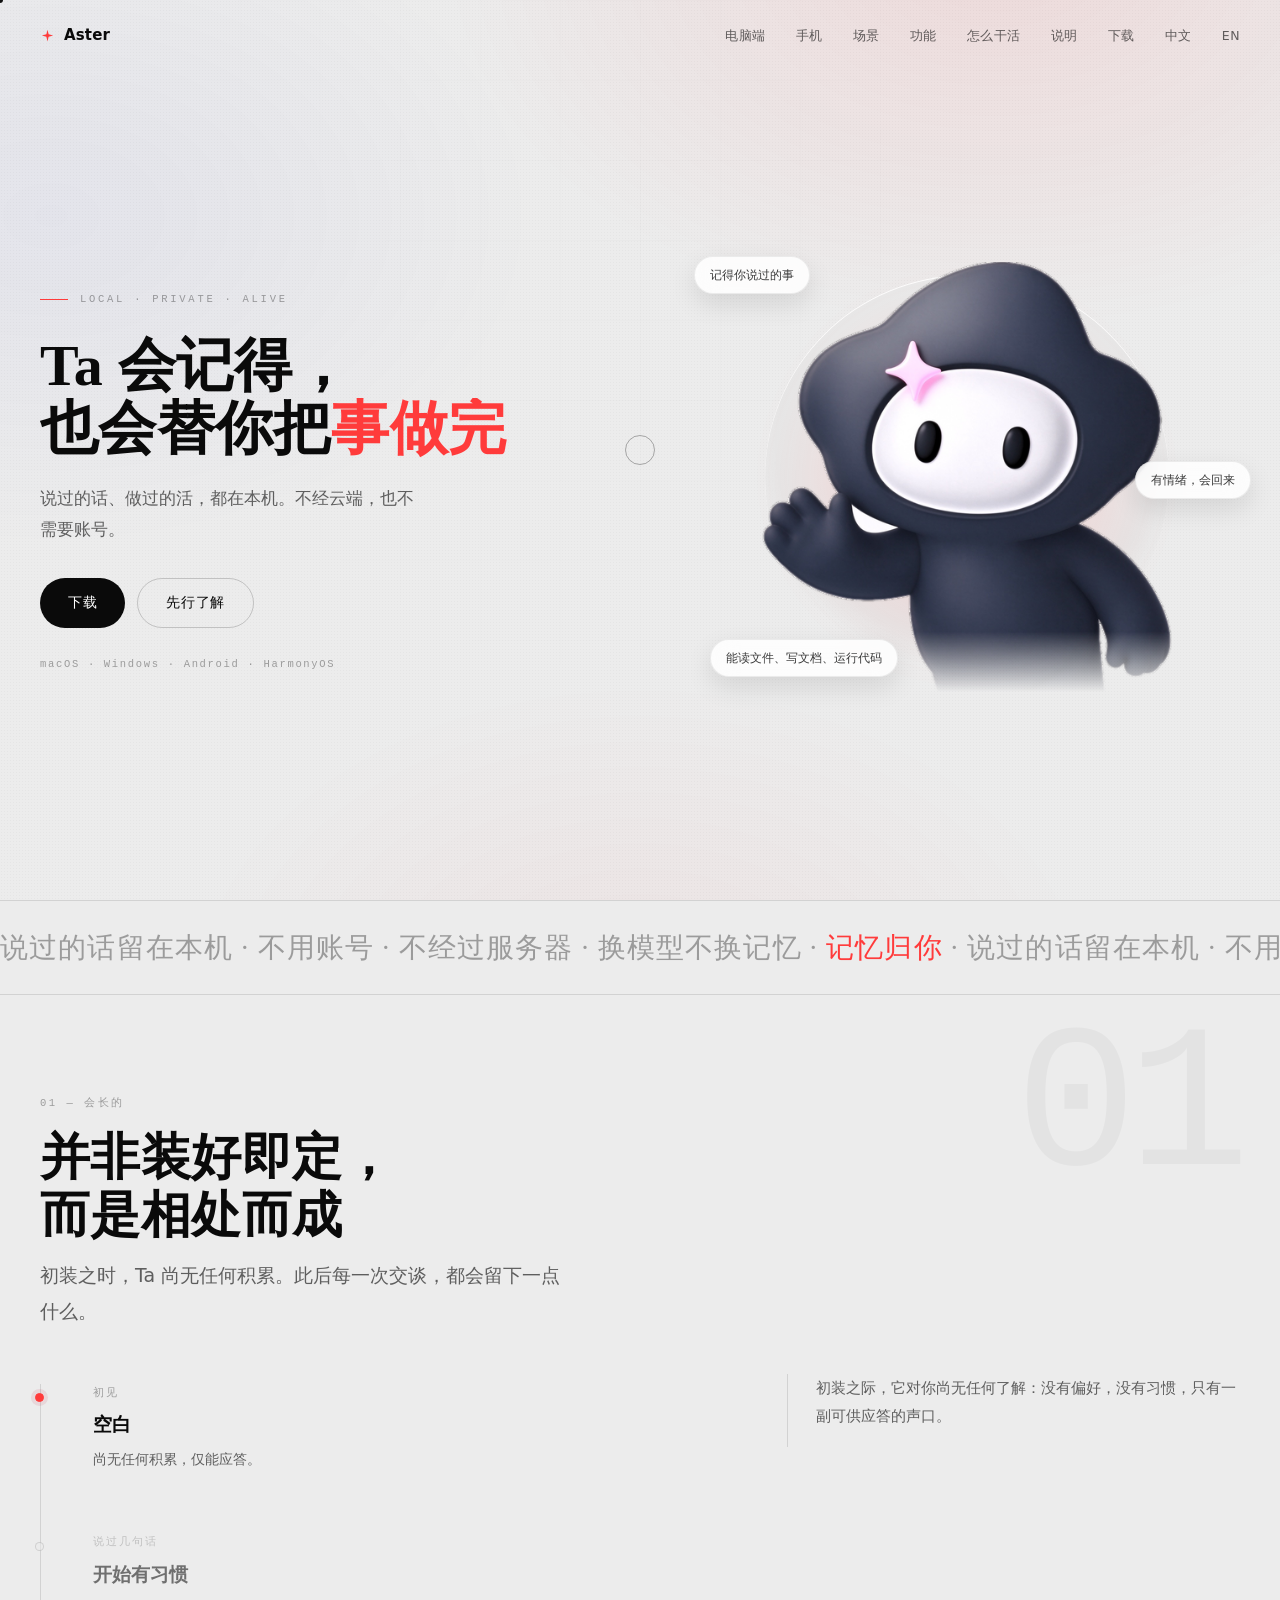
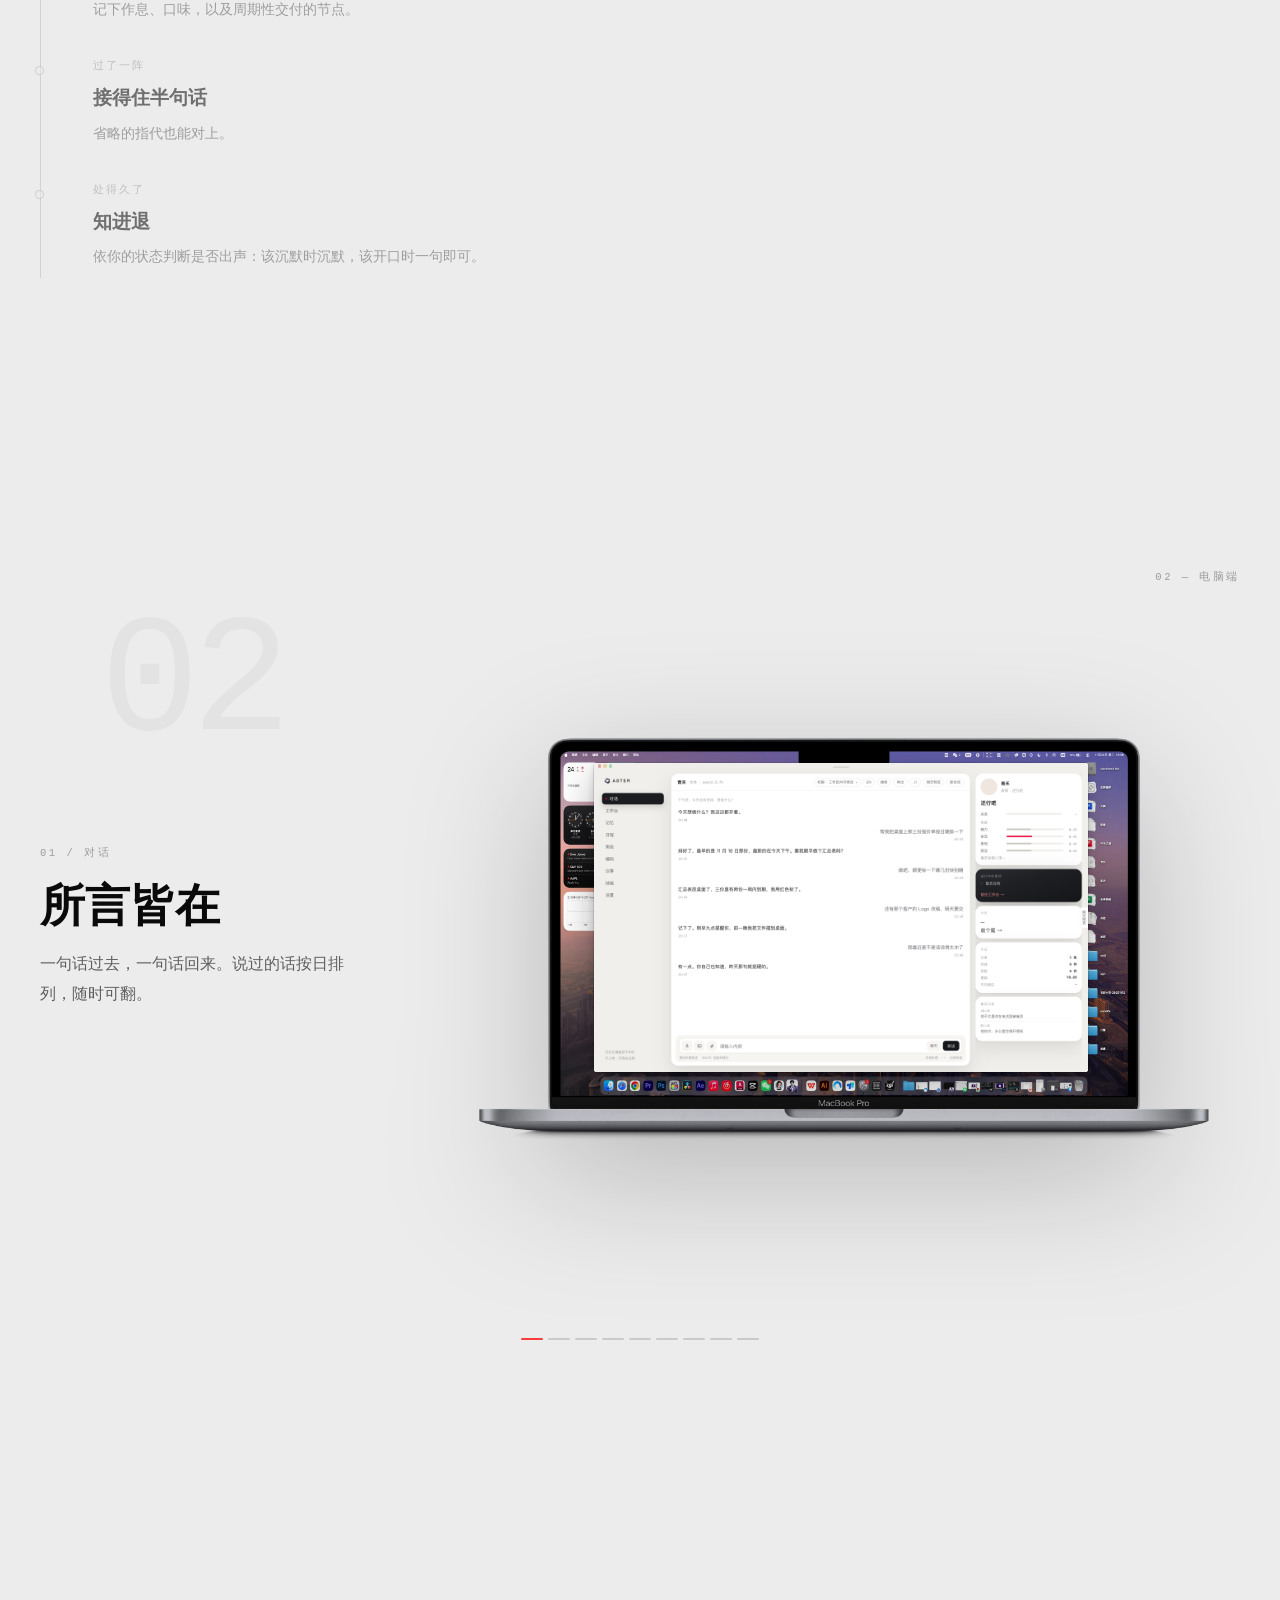
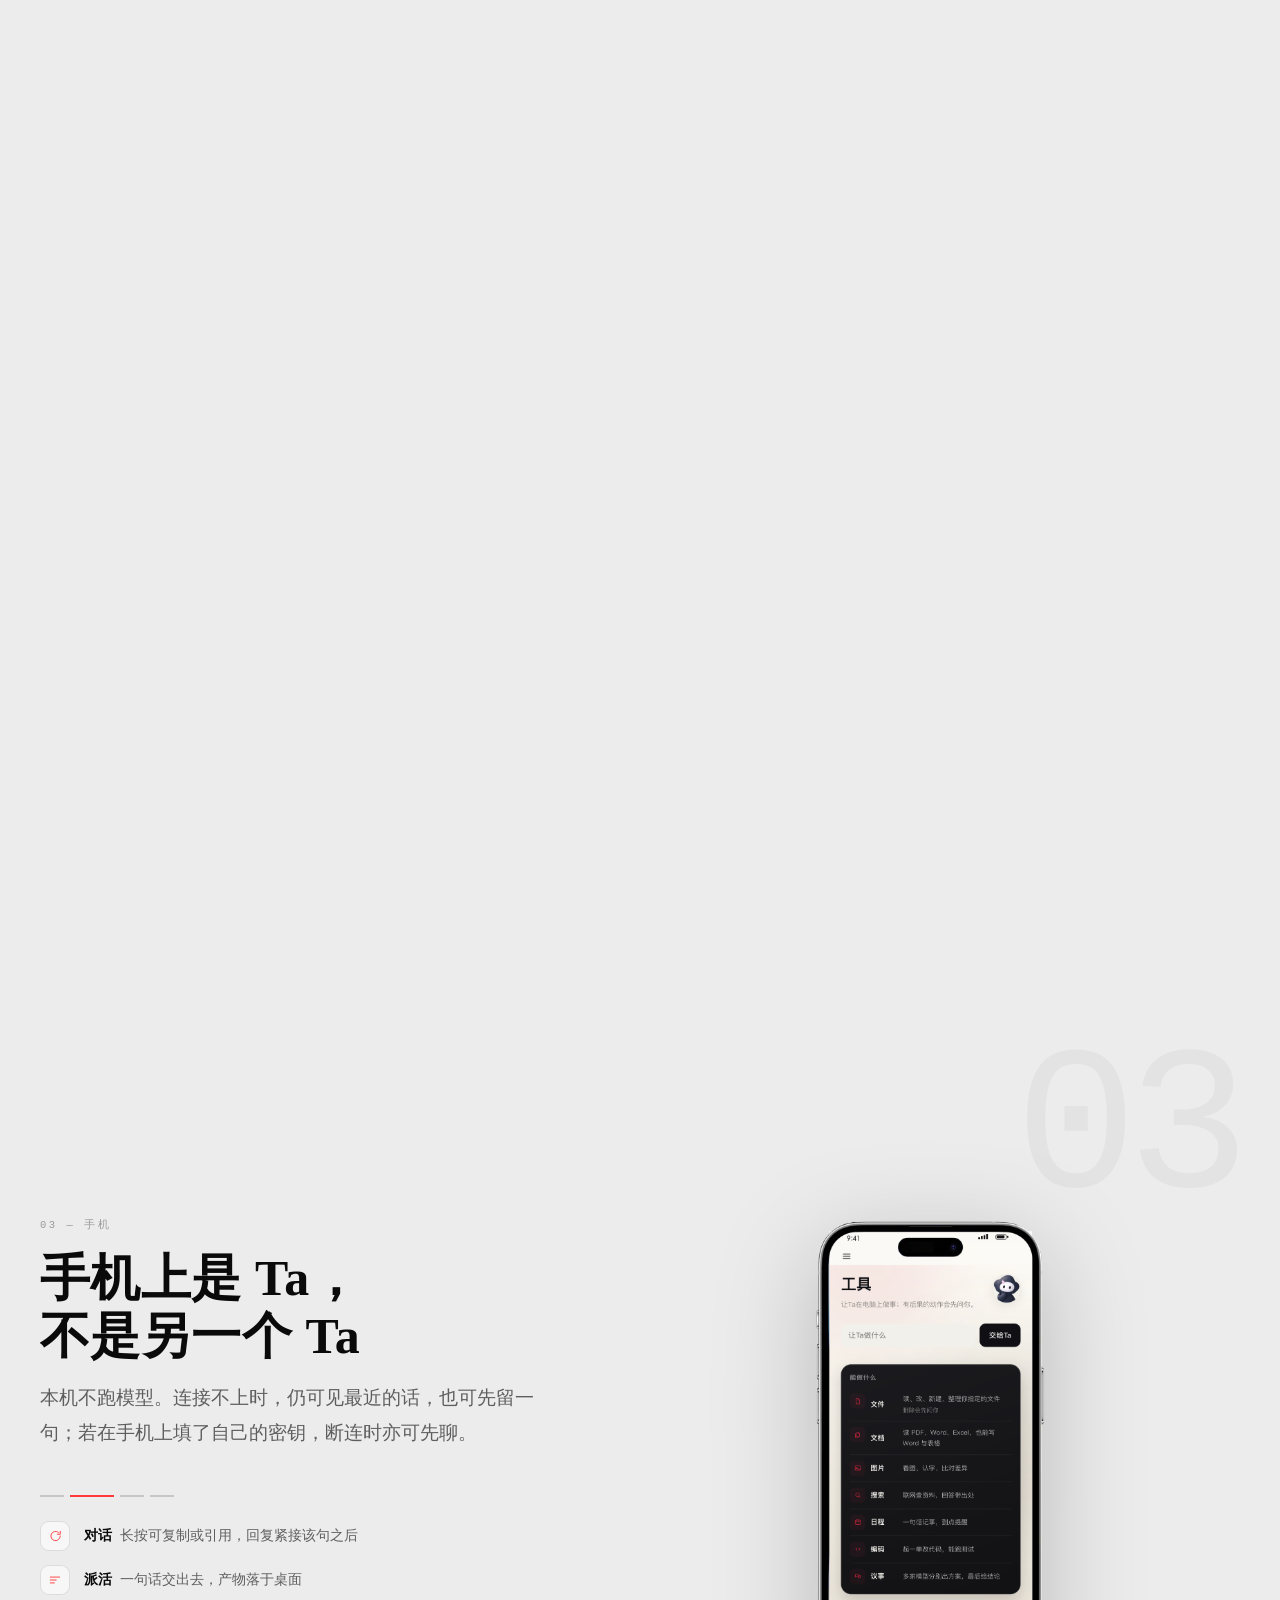
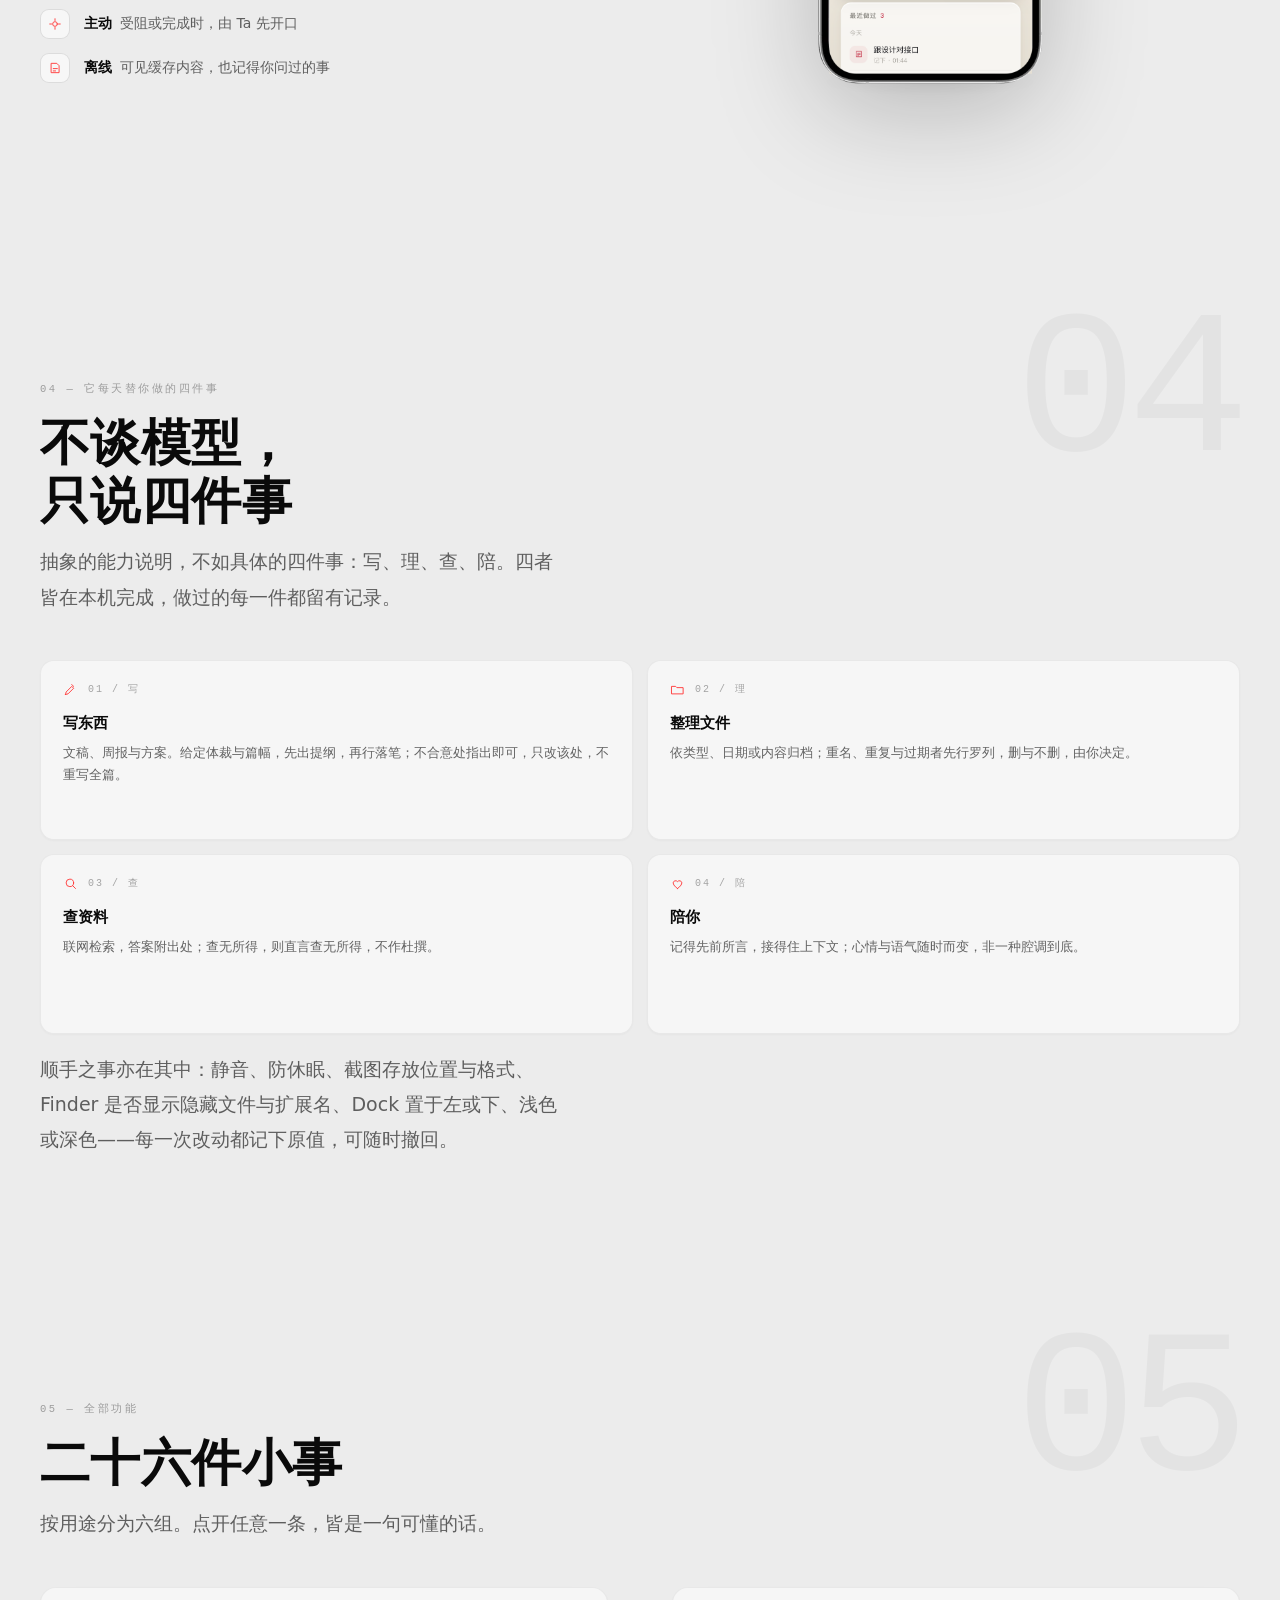
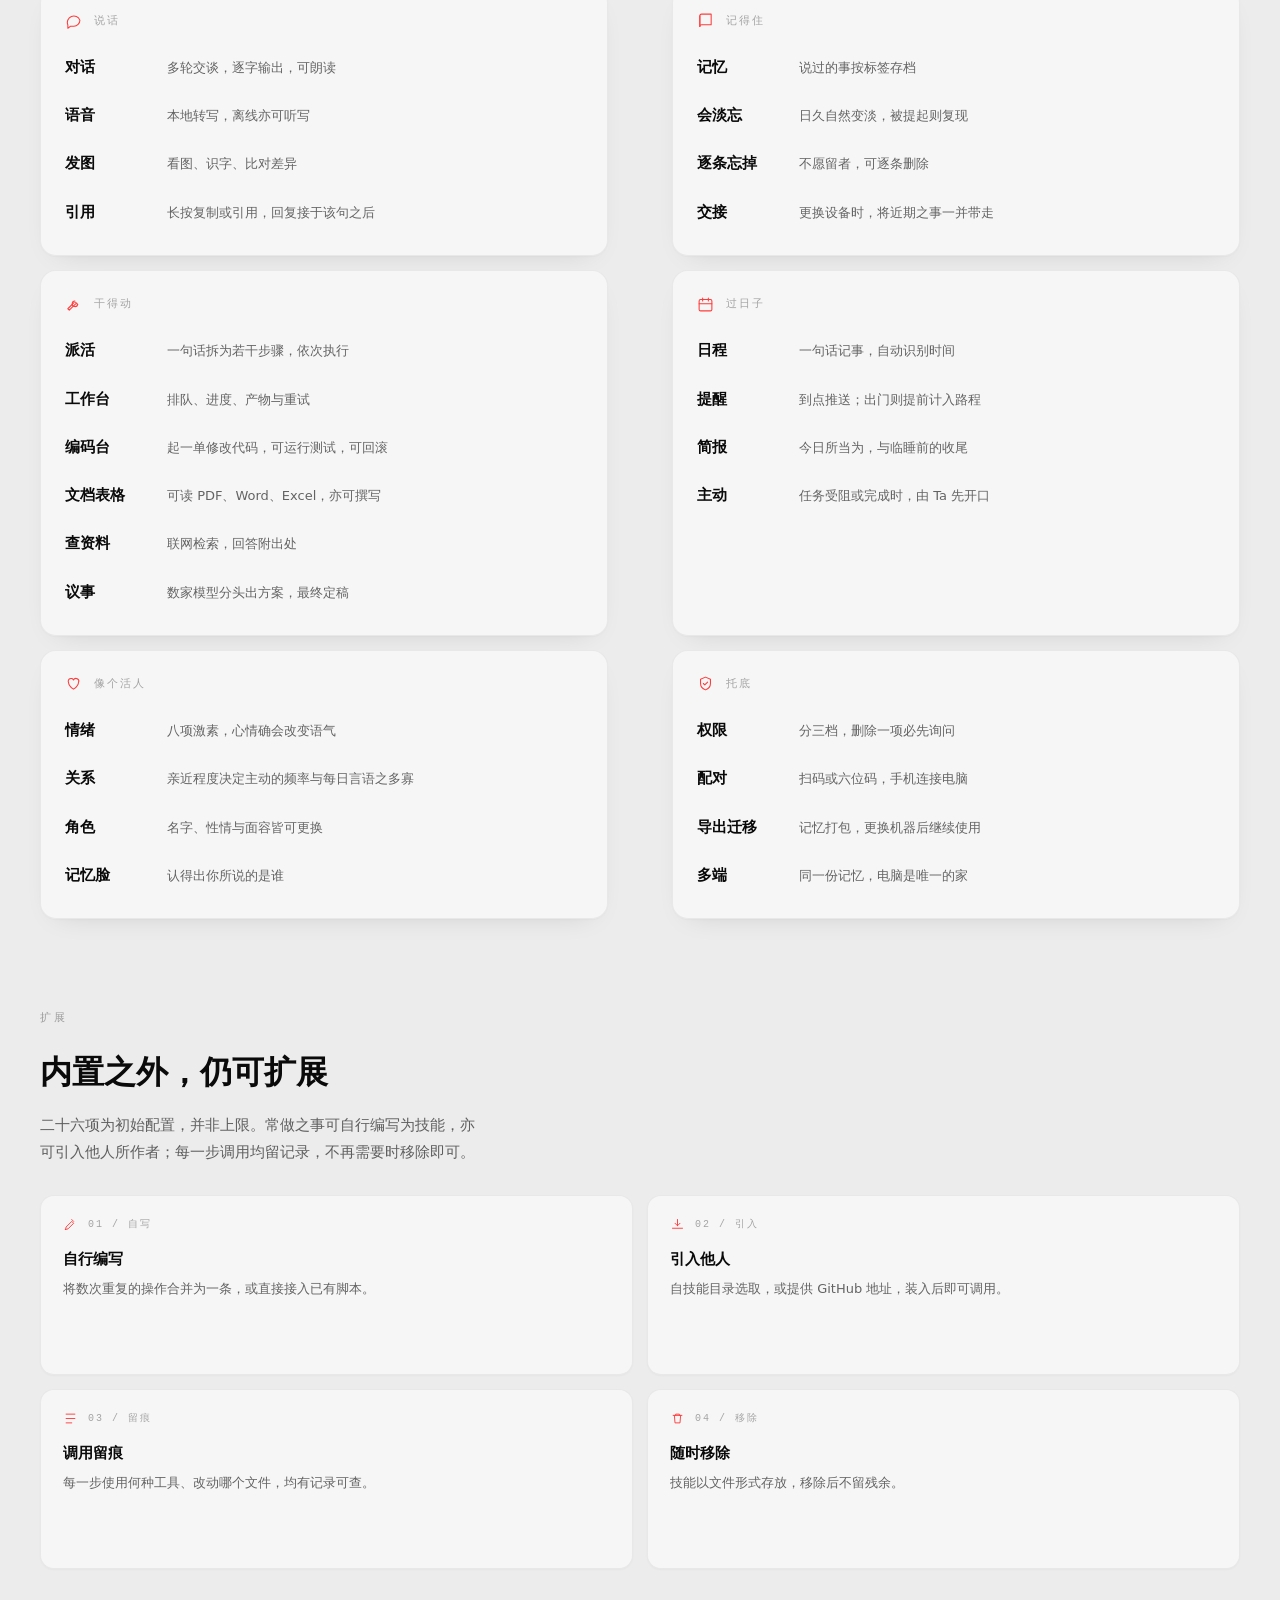
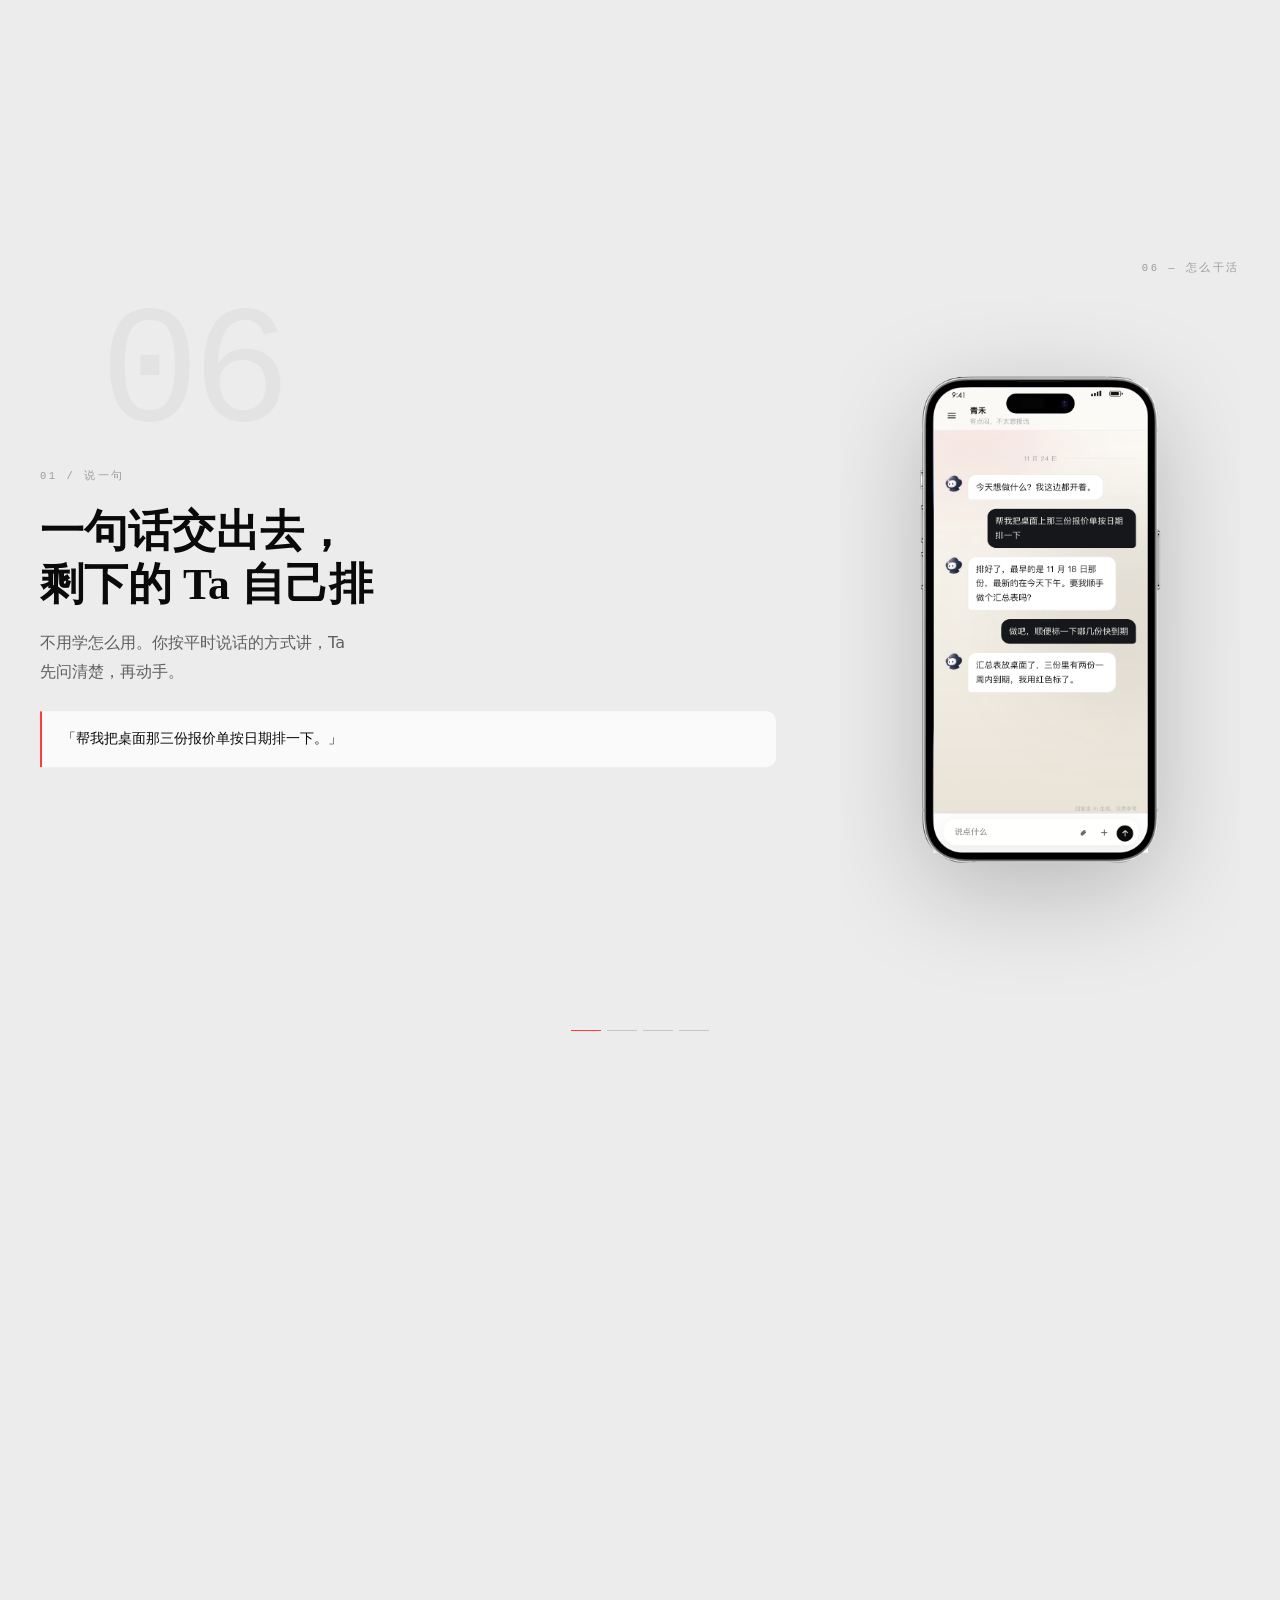
<file: index.html>
<!doctype html>
<html lang="zh-CN">
<head>
<script>document.documentElement.className+=" js";</script>
<meta charset="utf-8">
<meta name="viewport" content="width=device-width,initial-scale=1,viewport-fit=cover">
<meta http-equiv="Cache-Control" content="no-store, no-cache, must-revalidate">
<meta http-equiv="Pragma" content="no-cache">
<meta name="build" content="2026-11-25-a">
<title>Aster — 记得住你的数字个体</title>
<meta name="description" content="Aster 住在你的电脑里。说过的话、做过的活，皆在本机。">
<link rel="icon" href="assets/mascot-clean.png">
<style>
/* ══════════ tokens ══════════ */
:root{
  --bg:#ECECEC; --bg-soft:#E4E4E4; --line:rgba(0,0,0,.11);
  --fg:#0A0A0A; --fg2:rgba(0,0,0,.60); --fg3:rgba(0,0,0,.34);
  --red:#FF3B3B; --red-soft:rgba(255,59,59,.10);
  --serif:"Songti SC","Source Han Serif SC","Noto Serif CJK SC",serif;
  --sans:"PingFang SC","Source Han Sans SC","Microsoft YaHei",system-ui,sans-serif;
  --mono:"SF Mono",ui-monospace,Menlo,monospace;
  --pad:clamp(20px,5vw,64px);
}
*,*::before,*::after{box-sizing:border-box}
html{-webkit-text-size-adjust:100%}
body{
  margin:0;background:var(--bg);color:var(--fg);font:16px/1.75 var(--sans);
  -webkit-font-smoothing:antialiased;overflow-x:hidden;cursor:none;
}
@media(pointer:coarse){body{cursor:auto}}
a{color:inherit;text-decoration:none}
img{display:block;max-width:100%}
::selection{background:rgba(255,73,73,.3)}
.wrap{width:100%;max-width:1280px;margin:0 auto;padding:0 var(--pad)}
.mono{font-family:var(--mono);font-variant-numeric:tabular-nums}
.serif{font-family:var(--serif);font-weight:600}

/* 背景：三层光 + 细网格 */
.back{position:fixed;inset:0;z-index:0;pointer-events:none;
  background:
    radial-gradient(900px 620px at 78% -6%, rgba(255,59,59,.10), transparent 62%),
    radial-gradient(760px 520px at 4% 24%, rgba(90,100,220,.06), transparent 64%),
    radial-gradient(700px 500px at 50% 112%, rgba(255,59,59,.05), transparent 66%);
}
.grain{position:fixed;inset:0;z-index:1;pointer-events:none;opacity:.5;
  background-image:radial-gradient(rgba(0,0,0,.05) 1px, transparent 1px);
  background-size:3px 3px}
.grid{position:fixed;inset:0;z-index:0;pointer-events:none;opacity:.45;
  background-image:linear-gradient(rgba(0,0,0,.028) 1px,transparent 1px),
                   linear-gradient(90deg,rgba(0,0,0,.028) 1px,transparent 1px);
  background-size:80px 80px;
  -webkit-mask-image:radial-gradient(circle at 50% 24%,#000 0%,transparent 76%);
  mask-image:radial-gradient(circle at 50% 24%,#000 0%,transparent 76%)}
main,header,footer{position:relative;z-index:2}

/* 光标 */
#dot,#ring{position:fixed;left:0;top:0;border-radius:50%;pointer-events:none;z-index:90;
  transform:translate(-50%,-50%);will-change:transform}
#dot{width:6px;height:6px;background:#111}
#ring{width:30px;height:30px;border:1px solid rgba(0,0,0,.30);
  transition:width .3s cubic-bezier(.22,.7,.3,1),height .3s cubic-bezier(.22,.7,.3,1),border-color .3s,background .3s}
body.hot #ring{width:64px;height:64px;border-color:rgba(255,59,59,.9);background:rgba(255,59,59,.07)}
@media(pointer:coarse){#dot,#ring{display:none}}

/* 进度条 */
#bar{position:fixed;left:0;top:0;height:1.5px;width:0;background:var(--red);z-index:95;
  transition:width .1s linear}

/* ══════════ 顶栏 ══════════ */
.top{position:fixed;inset:0 0 auto;z-index:80;height:72px;display:flex;align-items:center;
  border-bottom:1px solid transparent;transition:background .4s,border-color .4s}
.top.on{background:rgba(236,236,236,.78);backdrop-filter:blur(20px);border-bottom-color:var(--line)}
.top .wrap{display:flex;align-items:center;justify-content:space-between}
.logo{display:flex;align-items:center;gap:9px;font-size:15px;font-weight:600;letter-spacing:.01em}
.logo svg{width:15px;height:15px;fill:var(--red)}
.top nav{display:flex;gap:30px}
.top nav a{font-size:12.5px;color:var(--fg2);letter-spacing:.04em;position:relative;transition:color .3s}
.top nav a::after{content:"";position:absolute;left:0;right:100%;bottom:-4px;height:1px;background:var(--red);
  transition:right .35s cubic-bezier(.22,.7,.3,1)}
.top nav a:hover{color:var(--fg)}
.top nav a:hover::after{right:0}
@media(max-width:900px){.top nav{display:none}}

/* ══════════ 首屏 ══════════ */
.hero{padding:clamp(120px,16vh,190px) 0 clamp(60px,10vh,110px);min-height:100vh;display:flex;align-items:center}
.hero .wrap{display:grid;grid-template-columns:1.06fr .94fr;gap:clamp(20px,3vw,48px);align-items:center}
.tag{display:inline-flex;align-items:center;gap:12px;font-family:var(--mono);font-size:10.5px;
  letter-spacing:.26em;color:var(--fg3);margin-bottom:clamp(20px,3vh,34px)}
.tag i{display:block;width:28px;height:1px;background:var(--red)}
h1{font-family:var(--serif);font-weight:600;font-size:clamp(36px,5.2vw,74px);line-height:1.08;
  letter-spacing:.005em;margin:0 0 clamp(18px,2.6vh,30px);text-wrap:balance}
h1 em{font-style:normal;color:var(--red)}
.hero p{color:var(--fg2);font-size:clamp(14.5px,1.3vw,17px);line-height:1.85;
  max-width:36ch;margin:0 0 clamp(26px,3.6vh,40px)}
.acts{display:flex;gap:12px;flex-wrap:wrap;align-items:center}
.btn{display:inline-flex;align-items:center;gap:10px;height:50px;padding:0 28px;border-radius:99px;
  font-size:13.5px;letter-spacing:.05em;position:relative;overflow:hidden;
  transition:transform .3s cubic-bezier(.22,.7,.3,1),color .3s}
.btn span{position:relative;z-index:1}
.btn.p{background:#0A0A0A;color:#fff}
.btn.p::before{content:"";position:absolute;inset:0;background:var(--red);transform:translateY(101%);
  transition:transform .45s cubic-bezier(.22,.7,.3,1)}
.btn.p:hover::before{transform:translateY(0)}
.btn.p:hover{color:#fff}
.btn.g{border:1px solid rgba(0,0,0,.18);color:var(--fg)}
.btn.g:hover{border-color:rgba(0,0,0,.45)}
.hint{margin-top:clamp(22px,3vh,34px);font-family:var(--mono);font-size:10.5px;
  letter-spacing:.16em;color:var(--fg3)}

/* 吉祥物舞台：多层视差 */
.stage{position:relative;height:min(62vh,540px);display:grid;place-items:center;overflow:hidden}
.stage::before{content:"";position:absolute;width:74%;aspect-ratio:1;border-radius:50%;
  background:radial-gradient(circle at 50% 42%, #F7F7F7 0%, #E6E6E6 62%, rgba(230,230,230,0) 72%);
  box-shadow:inset 0 1px 0 rgba(255,255,255,.9)}
.layer{position:absolute;inset:0;display:grid;place-items:center;will-change:transform}
.halo{width:76%;aspect-ratio:1;border-radius:50%;
  background:radial-gradient(circle,rgba(255,73,73,.26),transparent 66%);filter:blur(18px)}
.ring1{width:74%;aspect-ratio:1;border-radius:50%;border:1px solid rgba(255,255,255,.06)}
.ring2{width:92%;aspect-ratio:1;border-radius:50%;border:1px solid rgba(255,255,255,.032)}
.mascot{width:min(86%,430px);aspect-ratio:1;background:url(assets/mascot-light.png) center/contain no-repeat;
  animation:float 6.6s ease-in-out infinite;
  -webkit-mask-image:linear-gradient(to bottom,#000 86%,rgba(0,0,0,0) 100%);
  mask-image:linear-gradient(to bottom,#000 86%,rgba(0,0,0,0) 100%)}
@keyframes float{0%,100%{transform:translateY(0)}50%{transform:translateY(-12px)}}
.bub{position:absolute;padding:8px 15px;border-radius:99px;background:rgba(255,255,255,.86);
  border:1px solid rgba(0,0,0,.07);color:#3A3A3A;font-size:11.5px;white-space:nowrap;
  backdrop-filter:blur(12px);box-shadow:0 10px 26px rgba(0,0,0,.10);z-index:3}
.bub.a{left:0;top:9%}
.bub.b{right:-2%;top:47%}
.bub.c{left:3%;bottom:13%}
@media(max-width:900px){
  .hero{padding:110px 0 50px;min-height:auto}
  .hero .wrap{grid-template-columns:1fr;gap:16px}
  .stage{height:min(46vh,340px);order:-1;overflow:visible}
  .mascot{width:min(68%,250px)}
  .bub{font-size:10.5px;padding:6px 11px}
  .bub.a{left:0;top:6%}.bub.b{right:0;top:52%}.bub.c{display:none}
}

/* ══════════ 跑马灯 ══════════ */
.marquee{border-top:1px solid var(--line);border-bottom:1px solid var(--line);
  padding:22px 0;overflow:hidden;display:flex;gap:0}
.marquee .track{display:flex;gap:56px;white-space:nowrap;animation:mv 42s linear infinite;will-change:transform}
.marquee .track span{font-family:var(--serif);font-size:clamp(18px,2.2vw,30px);color:var(--fg3);letter-spacing:.04em}
.marquee .track span b{color:var(--red);font-weight:400}
@keyframes mv{to{transform:translateX(-50%)}}

/* ══════════ 通用段落 ══════════ */
section{padding:clamp(70px,11vh,130px) 0;position:relative}
h2{font-family:var(--serif);font-weight:600;font-size:clamp(26px,3.6vw,50px);line-height:1.16;
  margin:0 0 14px;letter-spacing:.01em;position:relative;z-index:1}
.sec{position:relative}
.sec::before{content:attr(data-no);position:absolute;right:var(--pad);top:.06em;
  font-family:var(--mono);font-size:clamp(90px,16vw,220px);font-weight:500;letter-spacing:-.05em;
  color:rgba(0,0,0,.035);line-height:1;pointer-events:none;z-index:0}
.lead{color:var(--fg2);font-size:clamp(14px,1.25vw,16.5px);line-height:1.85;max-width:44ch;
  margin:0 0 clamp(30px,5vh,54px)}
.kicker{font-family:var(--mono);font-size:10.5px;letter-spacing:.24em;color:var(--fg3);margin-bottom:16px}

/* 揭示：clip 擦出 */
html.js .rv{opacity:0;transform:translateY(26px);
  transition:opacity .9s cubic-bezier(.22,.7,.3,1),transform .9s cubic-bezier(.22,.7,.3,1)}
html.js .rv.on{opacity:1;transform:none}
h1 .ln,h2 .ln{display:block;overflow:hidden}
h1 .ln>i,h2 .ln>i{display:block;font-style:normal;transform:none;}
  transition:transform 1.1s cubic-bezier(.19,1,.22,1)}
html.js h1 .ln>i,html.js h2 .ln>i{transform:translateY(110%)}
html.js .on h1 .ln>i,html.js .on h2 .ln>i,html.js h1.on .ln>i,html.js h2.on .ln>i{transform:none}

/* ══════════ 电脑端窗口 ══════════ */
.macw{position:relative;width:100%;aspect-ratio:2730/1535;opacity:0;transform:perspective(1800px) rotateX(6deg);
  transform-origin:50% 0;transition:transform 1.1s cubic-bezier(.19,1,.22,1),opacity .9s;
  filter:drop-shadow(0 40px 70px rgba(0,0,0,.22))}
.macw.on{opacity:1;transform:none}
.macw .mac{width:100%;display:block}
.macw .appwin{position:absolute;left:18.4%;top:13.4%;width:62.4%;height:69.4%;
  border-radius:3px;overflow:hidden;background:#fff;
  box-shadow:0 16px 40px rgba(0,0,0,.30), 0 3px 8px rgba(0,0,0,.16), 0 0 0 .5px rgba(0,0,0,.20)}
/* 没有标题栏：三个圆点直接浮在页面上 */
.macw .appbar{position:absolute;left:4px;top:1px;z-index:3;display:flex;gap:2px;
  pointer-events:none;mix-blend-mode:normal}
.macw .appbar i{width:3.4px;height:3.4px;border-radius:50%;background:#E5A39F}
.macw .appbar i:nth-child(1){background:#E5A39F}
.macw .appbar i:nth-child(2){background:#E6D2A0}
.macw .appbar i:nth-child(3){background:#A6D6B6}
.macw .appbody{position:absolute;inset:0;background:#fff;overflow:hidden}
.macw .shot{position:absolute;left:0;top:0;width:100%;height:100%;object-fit:cover;object-position:top left;
  opacity:0;transition:opacity .6s}
.macw .shot.on{opacity:1}

.win .bar{height:38px;display:flex;align-items:center;gap:7px;padding:0 16px;background:#F4F4F4;
  border-bottom:1px solid rgba(0,0,0,.08)}
.win .bar i{width:9px;height:9px;border-radius:50%;background:#D2D2D2}
.win .bar i:nth-child(1){background:#E8A9A6}
.win .bar i:nth-child(2){background:#EBD9A5}
.win .bar i:nth-child(3){background:#A9DEC0}
.win .bar b{margin-left:12px;font-weight:400;font-family:var(--mono);font-size:10.5px;
  letter-spacing:.1em;color:var(--fg3)}
.shots{position:relative;aspect-ratio:2560/1720;background:#fff}
.shots img{position:absolute;inset:0;width:100%;height:100%;object-fit:cover;opacity:0;
  transform:scale(1.015);transition:opacity .7s,transform .9s cubic-bezier(.22,.7,.3,1)}
.shots img.on{opacity:1;transform:none}
.wtabs{display:flex;gap:6px;margin-top:20px;flex-wrap:wrap}
.wtabs button{appearance:none;background:none;border:1px solid rgba(0,0,0,.14);
  color:var(--fg3);font-size:12px;padding:7px 15px;border-radius:99px;cursor:none;
  transition:color .3s,border-color .3s,background .3s}
.wtabs button.on{color:var(--fg);border-color:#0A0A0A;background:rgba(0,0,0,.04)}
.wtabs button:hover{color:var(--fg)}
.wnote{display:flex;justify-content:space-between;gap:16px;margin-top:18px;flex-wrap:wrap;
  font-family:var(--mono);font-size:10.5px;letter-spacing:.1em;color:var(--fg3)}


@media(max-width:900px){
  .macw .appbar{left:4px;top:4px;gap:1.5px}
  .macw .appbar i{width:2.4px;height:2.4px}
}

/* ══════════ 手机 ══════════ */
.phone{display:grid;grid-template-columns:.92fr 1.08fr;gap:clamp(24px,4vw,56px);align-items:center}
.devwrap{position:relative;height:min(74vh,680px);display:grid;place-items:center;overflow:visible}
.devwrap::after{content:"";position:absolute;bottom:14%;width:38%;height:14px;border-radius:50%;
  background:radial-gradient(ellipse, rgba(0,0,0,.10), rgba(0,0,0,0) 74%);filter:blur(6px);z-index:1}
.dev{position:absolute;width:300px;aspect-ratio:658/827;background:transparent;transform-origin:center center;z-index:2;
  opacity:0;transform:translateY(30px) scale(1.5);
  transition:opacity .25s,transform .5s cubic-bezier(.22,.7,.3,1);
  filter:drop-shadow(0 18px 34px rgba(0,0,0,.22))}
.dev .bez{position:relative;z-index:2;width:100%;display:block;pointer-events:none}
.dev .scr{position:absolute;left:27.51%;top:11.49%;width:45.14%;height:78.11%;
  object-fit:fill;border-radius:0;z-index:1;background:#FBFAF7}
.dev.on{opacity:1;transform:scale(1.5)}


.pbar{display:flex;gap:6px;margin:26px 0 26px}
.pbar i{width:24px;height:1.5px;background:rgba(0,0,0,.16);cursor:none;transition:width .3s,background .3s}
.pbar i.on{width:44px;background:var(--red)}
.plist{display:grid;gap:16px}
.pitem{display:flex;gap:14px;align-items:flex-start;color:var(--fg2);font-size:14px}
.pitem b{color:var(--fg);font-weight:600;margin-right:8px}
.pitem .ic{flex:none;width:30px;height:30px;border-radius:9px;border:1px solid var(--line);background:rgba(255,255,255,.6);
  display:grid;place-items:center;margin-top:-2px}
.pitem .ic svg{width:14px;height:14px;stroke:var(--red);fill:none;stroke-width:1.6;
  stroke-linecap:round;stroke-linejoin:round}
@media(max-width:900px){
  .phone{grid-template-columns:1fr;gap:32px}
  .devwrap{height:min(58vh,470px);overflow:visible}
  .dev{width:250px}
  .dev{transform:translateY(30px) scale(1.5)}
  .dev.on{transform:scale(1.5)}
}

/* ══════════ 功能总览 ══════════ */
.fgrid{display:grid;grid-template-columns:repeat(2,1fr);gap:0 clamp(30px,5vw,80px)}
.fgroup{background:rgba(255,255,255,.55);border:1px solid rgba(0,0,0,.06);border-radius:16px;
  padding:24px 24px 26px;margin-bottom:14px;
  box-shadow:0 1px 2px rgba(0,0,0,.03), 0 10px 28px -18px rgba(0,0,0,.18);
  transition:background .35s,box-shadow .35s,transform .35s}
.fgroup:hover{background:#fff;box-shadow:0 2px 4px rgba(0,0,0,.04), 0 22px 50px -26px rgba(0,0,0,.26)}
.fgroup-h{display:flex;align-items:center;gap:12px;margin-bottom:20px}
.fgroup-h svg{width:17px;height:17px;stroke:var(--red);fill:none;stroke-width:1.5;
  stroke-linecap:round;stroke-linejoin:round}
.fgroup-h span{font-family:var(--mono);font-size:10.5px;letter-spacing:.2em;color:var(--fg3)}
.flist{display:grid;gap:14px}
.fi{display:grid;grid-template-columns:88px 1fr;gap:14px;align-items:baseline;
  padding:4px 0;transition:transform .4s cubic-bezier(.22,.7,.3,1),opacity .3s}
.fi b{font-family:var(--serif);font-size:15px;font-weight:600}
.fi span{color:var(--fg2);font-size:13px;line-height:1.65}
.fi:hover{transform:translateX(6px)}
.fi:hover b{color:var(--red)}
@media(max-width:900px){
  .fgrid{grid-template-columns:1fr}
  .fi{grid-template-columns:78px 1fr}
}

/* ══════════ 叙事 ══════════ */
.story{position:relative}
.pin{position:sticky;top:0;height:100vh;display:grid;grid-template-columns:minmax(0,1fr) 380px;max-width:1160px;margin:0 auto;padding:0 var(--pad);
  align-items:center;overflow:hidden;max-width:1120px;margin:0 auto;padding:0 var(--pad);
  gap:clamp(28px,5vw,72px)}
.scopy{position:relative;width:100%;min-height:340px}
.step{position:absolute;left:0;right:0;top:50%;transform:translateY(-50%);
  opacity:0;pointer-events:none;transition:opacity .6s}
.step.on{opacity:1;pointer-events:auto}
.step .n{font-family:var(--mono);font-size:10.5px;letter-spacing:.24em;color:var(--fg3);margin-bottom:20px}
.step h3{font-family:var(--serif);font-weight:600;font-size:clamp(26px,3.4vw,46px);
  line-height:1.2;margin:0 0 18px}
.step p{color:var(--fg2);font-size:clamp(14px,1.3vw,16px);line-height:1.85;max-width:30ch;margin:0}
.step .say{margin-top:24px;padding:16px 20px;border-left:2px solid var(--red);
  background:rgba(255,255,255,.75);border-radius:0 10px 10px 0;font-size:13.5px;color:var(--fg)}
.svis{position:relative;height:100vh;display:grid;place-items:center;overflow:hidden}
.svis .dev{position:absolute;width:316px}
.sprog{position:absolute;left:50%;bottom:4vh;transform:translateX(-50%);display:flex;gap:6px;z-index:4}
.sprog i{width:30px;height:1.5px;background:rgba(0,0,0,.16);cursor:none}
.sprog i.on{background:var(--red)}
@media(min-width:901px){.story{height:400vh}}
@media(max-width:900px){
  .pin{position:static;height:auto;grid-template-columns:1fr;gap:8px;overflow:visible}
  /* 手机：四幕依次排开，不做滚动切换，也不再裁切 */
  .svis{order:-1;height:auto;overflow:visible;display:grid;place-items:center;padding:0 0 26px}
  .svis .dev{position:absolute;width:330px}
  .svis{position:relative;min-height:440px}
  .svis .dev:not(:first-child){display:none}
  .svis .dev:first-child{position:relative;opacity:1;transform:none}
  .step{position:relative;left:auto;right:auto;top:auto;transform:none;display:block;opacity:1;
    pointer-events:auto;padding:22px 0;border-top:1px solid var(--line)}
  .step:first-child{border-top:0}
  .step h3{font-size:24px;margin-bottom:10px}
  .step p{max-width:none}
  .step .say{margin-top:16px}
  .sprog{display:none}
}

/* ══════════ 数字 ══════════ */
.facts{border-top:1px solid var(--line)}
.facts .row{display:grid;grid-template-columns:repeat(4,1fr);gap:clamp(16px,3vw,40px);
  padding-top:clamp(40px,7vh,72px);padding-bottom:clamp(40px,7vh,72px)}
.fact b{display:block;font-family:var(--mono);font-size:clamp(44px,6vw,84px);font-weight:500;
  letter-spacing:-.03em;line-height:1;margin-bottom:12px}
.fact span{font-size:12px;color:var(--fg3);letter-spacing:.04em}
@media(max-width:900px){
  .facts .row{grid-template-columns:1fr;gap:26px}
  .fact b{font-size:46px}
}

/* ══════════ 下载 ══════════ */
.dl{display:grid;grid-template-columns:repeat(4,1fr);gap:12px}
.dl a{border:1px solid var(--line);border-radius:14px;padding:22px 20px;background:rgba(255,255,255,.55);
  transition:border-color .35s,transform .35s cubic-bezier(.22,.7,.3,1),background .35s;position:relative;overflow:hidden}
.dl a::after{content:"";position:absolute;inset:auto 0 0;height:1px;background:var(--red);
  transform:scaleX(0);transform-origin:left;transition:transform .45s cubic-bezier(.22,.7,.3,1)}
.dl a:hover{border-color:rgba(0,0,0,.22);transform:translateY(-3px);background:#fff}
.dl a:hover::after{transform:scaleX(1)}
.dl h3{margin:0 0 8px;font-size:14.5px;font-weight:600;display:flex;align-items:center;gap:8px}
.dl h3 em{font-style:normal;font-family:var(--mono);font-size:9.5px;letter-spacing:.1em;
  color:var(--red);border:1px solid rgba(255,59,59,.34);padding:2px 6px;border-radius:4px}
.dl span{font-family:var(--mono);font-size:10.5px;letter-spacing:.1em;color:var(--fg3)}
@media(max-width:900px){.dl{grid-template-columns:1fr 1fr;gap:10px}}

/* ══════════ 页脚 ══════════ */
footer{border-top:1px solid var(--line);padding:clamp(40px,7vh,72px) 0 clamp(50px,9vh,90px)}
footer .top-row{display:flex;justify-content:space-between;gap:30px;flex-wrap:wrap;margin-bottom:40px}
footer .mark{display:flex;align-items:center;gap:9px;font-size:14px;font-weight:600}
footer .mark svg{width:13px;height:13px;fill:var(--red)}
footer nav{display:flex;gap:24px;flex-wrap:wrap;font-size:12.5px;color:var(--fg3)}
footer nav a:hover{color:var(--fg)}
footer .last{display:flex;justify-content:space-between;gap:20px;flex-wrap:wrap;
  font-family:var(--mono);font-size:10.5px;letter-spacing:.1em;color:var(--fg3)}
@media(prefers-reduced-motion:reduce){*{animation:none!important;transition:none!important}}

/* 会长：时间轴 + 扩展 */
.timeline{position:relative;margin:10px 0 0;padding-left:26px;border-left:1px solid var(--line)}
.tl{position:relative;padding:0 0 34px 26px}
.tl::before{content:"";position:absolute;left:-32px;top:9px;width:9px;height:9px;border-radius:50%;
  background:var(--bg);border:1px solid rgba(0,0,0,.28)}
.tl:first-child::before{background:var(--red);border-color:var(--red)}
.tl-d{font-family:var(--mono);font-size:10.5px;letter-spacing:.18em;color:var(--fg3);margin-bottom:6px}
.tl-c b{display:block;font-family:var(--serif);font-size:19px;font-weight:600;margin-bottom:4px}
.tl-c span{color:var(--fg2);font-size:14px;line-height:1.75}
.ext{margin-top:76px}
.ext h3{font-family:var(--serif);font-weight:600;font-size:clamp(22px,2.6vw,32px);margin:0 0 12px}
.ext h3 em{font-style:normal;color:var(--red)}
.ext p{color:var(--fg2);font-size:15px;line-height:1.85;max-width:46ch;margin:0 0 28px}
.ext-grid{display:grid;grid-template-columns:repeat(2,1fr);gap:14px}
.ext-i{background:rgba(255,255,255,.55);border:1px solid rgba(0,0,0,.06);border-radius:12px;padding:18px 20px}
.ext-i b{display:block;font-size:14.5px;font-weight:600;margin-bottom:5px}
.ext-i span{color:var(--fg2);font-size:13px;line-height:1.7}
@media(max-width:900px){
  .timeline{padding-left:18px}
  .tl{padding:0 0 26px 18px}
  .tl::before{left:-23px}
  .ext{margin-top:56px}
  .ext-grid{grid-template-columns:1fr}
}

/* 怎么干活：节首 */
.story-head{position:absolute;top:92px;left:0;right:0;z-index:4;pointer-events:none;
  width:100%;padding:0 var(--pad);text-align:right}
@media(min-width:901px){.story-head h2,.story-head .lead{display:none}}
@media(max-width:900px){
  .story-head{position:static;order:-2;padding:0 var(--pad) 6px;pointer-events:auto;text-align:left}
  .story-head h2{display:block;font-size:30px;margin-bottom:12px}
  .story-head .lead{display:block;margin-bottom:18px}
}

/* 怎么干活：角落大号水印数字（与其它节一致） */
.story-wm{position:absolute;left:calc(50% - 580px + var(--pad));top:14vh;z-index:0;pointer-events:none;
  font-family:var(--mono);font-size:clamp(90px,13vw,190px);font-weight:500;
  letter-spacing:-.05em;line-height:1;color:rgba(0,0,0,.035)}
@media(max-width:900px){.story-wm{display:none}}

/* 电脑端：滚动驱动（与「怎么干活」同一套手感） */
.dstory{position:relative}
.dpin{position:sticky;top:0;height:100vh;display:grid;grid-template-columns:minmax(240px,320px) minmax(0,1fr);
  align-items:center;gap:clamp(20px,3vw,48px);max-width:1420px;margin:0 auto;padding:0 var(--pad);
  overflow:hidden}
.dcopy{position:relative;min-height:300px;width:100%}
.dstep{position:absolute;left:0;right:0;top:50%;transform:translateY(-50%);opacity:0;
  pointer-events:none;transition:opacity .5s}
.dstep.on{opacity:1;pointer-events:auto}
.dstep .n{font-family:var(--mono);font-size:10.5px;letter-spacing:.24em;color:var(--fg3);margin-bottom:16px}
.dstep h3{font-family:var(--serif);font-weight:600;font-size:clamp(24px,3.2vw,44px);line-height:1.22;margin:0 0 16px}
.dstep p{color:var(--fg2);font-size:clamp(14px,1.3vw,16px);line-height:1.85;max-width:30ch;margin:0}
.dvis{position:relative;width:100%;display:grid;place-items:center}
.dvis .macw{width:100%}
.dprog{position:absolute;left:50%;bottom:4vh;transform:translateX(-50%);display:flex;gap:5px;z-index:4}
.dprog i{width:22px;height:2px;border-radius:2px;background:rgba(0,0,0,.14)}
.dprog i.on{background:var(--red)}
@media(min-width:901px){.dstory{height:960vh}}
@media(max-width:900px){
  .dstory{height:auto;padding:84px 0 40px}
  .dpin{position:static;height:auto;grid-template-columns:1fr;gap:26px;overflow:visible}
  .dcopy{min-height:0}
  .dstep{position:relative;left:auto;right:auto;top:auto;transform:none;display:none}
  .dstep.on{display:block}
  .dvis{width:100%}
  .dprog{position:static;transform:none;margin:18px auto 0;justify-content:center}
}

/* 成长：时间轴 + 右栏 */
.grow-grid{display:grid;grid-template-columns:minmax(0,1.45fr) minmax(0,1fr);
  gap:clamp(40px,7vw,110px);align-items:start;margin-top:8px}
.grow-note{border-left:1px solid var(--line);padding-left:28px}
.grow-note p{color:var(--fg2);font-size:14.5px;line-height:1.9;margin:0 0 16px}
.grow-num{margin-top:28px}
.grow-num b{display:block;font-family:var(--serif);font-size:44px;line-height:1;letter-spacing:-.02em}
.grow-num span{font-size:12.5px;color:var(--fg3);letter-spacing:.02em}
@media(max-width:900px){
  .grow-grid{grid-template-columns:1fr;gap:32px}
  .grow-note{border-left:0;border-top:1px solid var(--line);padding:24px 0 0}
}

/* 语言开关 */
.lang{font-family:var(--mono);font-size:10.5px;letter-spacing:.16em;color:var(--fg2);
  border:1px solid rgba(0,0,0,.16);border-radius:20px;padding:5px 12px;text-decoration:none;
  transition:color .2s,border-color .2s,background .2s;margin-left:18px}
.lang:hover{color:var(--fg);border-color:rgba(0,0,0,.42);background:rgba(0,0,0,.03)}
@media(max-width:900px){.lang{margin-left:10px;padding:4px 10px;font-size:10px}}

/* 语言切换：两格小胶囊，当前语言高亮 */
@media(max-width:900px){}

/* 手机上：头部分两行——上面 logo，下面一条可横滑的导航，中英切换固定右上角，谁都不挤掉谁
   2026-11-27 补回：这条规则之前只存在于线上仓库，主仓库的 site/ 是老版本，推上去把手机导航覆盖没了 */
@media(max-width:900px){
  .top{height:auto;padding:9px 0}
  .top .wrap{flex-wrap:wrap;row-gap:7px;align-items:center}
  .logo{order:1;flex:0 0 auto}
    .top nav{order:3;flex:1 0 100%;display:flex;align-items:center;gap:13px;overflow-x:auto;max-width:100%;
    -webkit-overflow-scrolling:touch;scrollbar-width:none;padding:2px 0 1px}
  .top nav::-webkit-scrollbar{display:none}
  .top nav a{font-size:11.5px;white-space:nowrap}
}

/* 四件事：卡片按功能网格那套来（红色小图标 + 等宽小标 + 宋体标签），上下两行等高 */
.scn-grid{display:grid;grid-template-columns:repeat(2,1fr);gap:14px;grid-auto-rows:1fr;align-items:stretch}
.scn{background:rgba(255,255,255,.55);border:1px solid rgba(0,0,0,.06);border-radius:14px;
  padding:20px 22px;display:flex;flex-direction:column;height:100%;min-height:180px;
  box-shadow:0 1px 2px rgba(0,0,0,.03);
  transition:background .35s,box-shadow .35s,transform .35s}
.scn:hover{background:#fff;box-shadow:0 18px 40px -24px rgba(0,0,0,.22)}
.scn-h{display:flex;align-items:center;gap:10px;margin-bottom:12px}
.scn-h svg{width:15px;height:15px;stroke:var(--red);fill:none;stroke-width:1.5;
  stroke-linecap:round;stroke-linejoin:round}
.scn-h span{font-family:var(--mono);font-size:10px;letter-spacing:.2em;color:var(--fg3)}
.scn b{font-family:var(--serif);font-size:15px;font-weight:600;margin-bottom:6px}
.scn p{color:var(--fg2);font-size:13px;line-height:1.65;margin:0}
@media(max-width:900px){.scn-grid{grid-template-columns:1fr;grid-auto-rows:auto}}

/* 01 会长的：四条可点，右边换成对应说明文 */
.timeline .tl{cursor:pointer;transition:opacity .3s}
.timeline .tl:not(.on){opacity:.55}
.timeline .tl:hover{opacity:.9}
#grow .tl:not(.on)::before{background:var(--bg);border:1px solid rgba(0,0,0,.22);box-shadow:none}
#grow .tl.on::before{background:var(--red);border-color:var(--red);box-shadow:0 0 0 4px rgba(194,36,60,.10)}
.grow-note p{color:var(--fg2);font-size:clamp(13.5px,1.25vw,15px);line-height:1.9}
.tl.on .tl-c b{color:var(--ink)}
.grow-note p{display:none}
.grow-note p.on{display:block;animation:noteIn .45s cubic-bezier(.22,.7,.3,1) both}
@keyframes noteIn{from{opacity:0;transform:translateY(8px)}to{opacity:1;transform:none}}

/* 02 电脑端：大数字挪到内容上方、左对齐（原来落在右边的空白里，离内容太远） */


/* 02 电脑端：大数字用跟 06 一样的 story-wm 组件，不再另写一套 */
.dstory::before{display:none!important}

/* 只在桌面端放大、收紧两侧留白；手机端一律不动 */
@media(min-width:901px){
  :root{--pad:clamp(24px,3.2vw,40px)}
  .wrap{max-width:1460px}
  .pin{max-width:1340px;grid-template-columns:minmax(0,1fr) 400px}
  .dpin{grid-template-columns:minmax(260px,370px) minmax(0,1fr)}
  h1{font-size:clamp(46px,4.8vw,58px)}
  h2{font-size:clamp(44px,3.9vw,56px)}
  .dstep h3{font-size:clamp(38px,3.5vw,50px)}
  .lead{font-size:clamp(17px,1.5vw,19px)}
}

/* 桌面端：这一段的气泡是贴在舞台边缘的，overflow:hidden 会把右边那颗切掉 → 放开裁切 */
@media(min-width:901px){.hero .stage{overflow:visible}}

/* 中英切换：小滑动胶囊（两个页面共用，手机端更小一档） */
@media(max-width:900px){
    }

</style>
</head>
<body>
<div class="back"></div><div class="grid"></div><div class="grain"></div>
<div id="bar"></div><div id="ring"></div><div id="dot"></div>

<header class="top" id="top">
  <div class="wrap">
    <a class="logo" href="#"><svg viewBox="0 0 24 24"><path d="M12 2.6 13.8 10 21 12l-7.2 2L12 21.4 10.2 14 3 12l7.2-2Z"/></svg>Aster</a>
    <nav>
      <a href="#desktop">电脑端</a>
      <a href="#phone">手机</a>
      <a href="#scenes">场景</a>
      <a href="#features">功能</a>
      <a href="#story">怎么干活</a>
      <a href="docs.html">说明</a>
      <a href="#dl">下载</a>
      <a href="index.html" class="on">中文</a><a href="en.html">EN</a></nav>
</div>
</header>

<main>
  <section class="hero">
    <div class="wrap">
      <div>
        <div class="tag rv"><i></i>LOCAL · PRIVATE · ALIVE</div>
        <h1 class="rv"><span class="ln"><i>Ta 会记得，</i></span><span class="ln"><i>也会替你把<em>事做完</em></i></span></h1>
        <p class="rv">说过的话、做过的活，都在本机。不经云端，也不需要账号。</p>
        <div class="acts rv">
          <a class="btn p" href="#dl"><span>下载</span></a>
          <a class="btn g" href="#desktop"><span>先行了解</span></a>
        </div>
        <div class="hint rv">macOS · Windows · Android · HarmonyOS</div>
      </div>
      <div class="stage" id="stage">
        <div class="layer" data-depth="0.4"><div class="halo"></div></div>
        <div class="layer" data-depth="0.7"><div class="ring2"></div></div>
        <div class="layer" data-depth="1.1"><div class="ring1"></div></div>
        <div class="layer" data-depth="2.2"><div class="mascot"></div></div>
        <div class="bub a">记得你说过的事</div>
        <div class="bub b">有情绪，会回来</div>
        <div class="bub c">能读文件、写文档、运行代码</div>
      </div>
    </div>
  </section>

  <div class="marquee"><div class="track" id="track"></div></div>

  <section id="grow" class="sec" data-no="01">
    <div class="wrap">
      <div class="kicker rv">01 — 会长的</div>
      <h2 class="rv"><span class="ln"><i>并非装好即定，<br>而是相处而成</i></span></h2>
      <p class="lead rv">初装之时，Ta 尚无任何积累。此后每一次交谈，都会留下一点什么。</p>
      <div class="grow-grid">
      <div class="timeline">
        <div class="tl rv on" data-i="0"><div class="tl-d">初见</div><div class="tl-c"><b>空白</b><span>尚无任何积累，仅能应答。</span></div></div>
        <div class="tl rv" data-i="1"><div class="tl-d">说过几句话</div><div class="tl-c"><b>开始有习惯</b><span>记下作息、口味，以及周期性交付的节点。</span></div></div>
        <div class="tl rv" data-i="2"><div class="tl-d">过了一阵</div><div class="tl-c"><b>接得住半句话</b><span>省略的指代也能对上。</span></div></div>
        <div class="tl rv" data-i="3"><div class="tl-d">处得久了</div><div class="tl-c"><b>知进退</b><span>依你的状态判断是否出声：该沉默时沉默，该开口时一句即可。</span></div></div>
      </div>
        <aside class="grow-note">
          <p class="on">初装之际，它对你尚无任何了解：没有偏好，没有习惯，只有一副可供应答的声口。</p>
          <p class="">先被记下的是作息：何时入睡、何时起身、何时在途中。其后是口味、用词，以及你屡次提及的那几个人。</p>
          <p class="">半句话即可成立。「那个」「还是老样子」，皆能接续。已说过的结论，无须再述第二遍。</p>
          <p class="">自此它开始判断时机：你忙时不多言，你停下时才开口。关切只提一次，说过便不再提。</p>
        </aside>
      </div>

    </div>
  </section>

  <section id="desktop" class="sec dstory" data-no="02">
    <div class="dpin">
      <div class="story-wm" aria-hidden="true">02</div>
      <div class="story-head"><div class="kicker">02 — 电脑端</div></div>
      <div class="dcopy" id="dcopy">
        <div class="dstep on"><div class="n">01 / 对话</div><h3>所言皆在</h3><p>一句话过去，一句话回来。说过的话按日排列，随时可翻。</p></div>
        <div class="dstep"><div class="n">02 / 工作台</div><h3>排着、跑着、卡着</h3><p>排队、进行、受阻、完成。点开任一条，可见其调用之次序。</p></div>
        <div class="dstep"><div class="n">03 / 记忆</div><h3>所记皆在此处</h3><p>按时间倒序排列，标签已分。不愿留者，当场即可忘掉。</p></div>
        <div class="dstep"><div class="n">04 / 日程</div><h3>一句话便可记下</h3><p>自动辨识时间，到点提醒；远行则提前计入路程。</p></div>
        <div class="dstep"><div class="n">05 / 角色</div><h3>名字亦可更换</h3><p>名字、性情与面容皆在此页。表情随心情而变，点选一张即可定住。</p></div>
        <div class="dstep"><div class="n">06 / 编码</div><h3>改代码亦能承接</h3><p>起一单，自行读取、修改并运行测试；不妥则回滚至上一版。</p></div>
        <div class="dstep"><div class="n">07 / 议事</div><h3>数家模型共同议事</h3><p>同一议题，各自出方案、互相挑漏，最终收敛为一版。</p></div>
        <div class="dstep"><div class="n">08 / 技能</div><h3>自己长出来的手</h3><p>可自行编写，亦可装入他人所作者；每次调用皆留记录，不用时移除即净。</p></div>
        <div class="dstep"><div class="n">09 / 设置</div><h3>都在本机</h3><p>模型、外观、记忆位置与权限范围，只作用于这一台机器。</p></div>
      </div>
      <div class="dvis">
        <div class="macw on" id="win">
          <img class="mac" src="assets/macbook.png" alt="">
          <div class="appwin" id="appwin">
            <div class="appbar"><i></i><i></i><i></i></div>
            <div class="appbody">
              <img class="shot on" src="shots3/d-chat.png" alt="">
              <img class="shot" src="shots3/d-work.png" alt="">
              <img class="shot" src="shots3/d-mem.png" alt="">
              <img class="shot" src="shots3/d-trip.png" alt="">
              <img class="shot" src="shots3/d-role.png" alt="">
              <img class="shot" src="shots3/d-code.png" alt="">
              <img class="shot" src="shots3/d-debate.png" alt="">
              <img class="shot" src="shots3/d-skill.png" alt="">
              <img class="shot" src="shots3/d-set.png" alt="">
            </div>
          </div>
        </div>
      </div>
      <div class="dprog" id="dprog"></div>
    </div>
  </section>

  <section id="phone" class="sec" data-no="03">
    <div class="wrap phone">
      <div>
        <div class="kicker rv">03 — 手机</div>
        <h2 class="rv"><span class="ln"><i>手机上是 Ta，</i></span><span class="ln"><i>不是另一个 Ta</i></span></h2>
        <p class="lead rv">本机不跑模型。连接不上时，仍可见最近的话，也可先留一句；若在手机上填了自己的密钥，断连时亦可先聊。</p>
        <div class="pbar" id="pbar"><i class="on"></i><i></i><i></i><i></i></div>
        <div class="plist">
          <div class="pitem"><span class="ic"><svg viewBox="0 0 24 24"><path d="M21 12a8 8 0 1 1-3.2-6.4"/><path d="M21 4v5h-5"/></svg></span><span><b>对话</b>长按可复制或引用，回复紧接该句之后</span></div>
          <div class="pitem"><span class="ic"><svg viewBox="0 0 24 24"><path d="M4 7h16M4 12h10M4 17h7"/></svg></span><span><b>派活</b>一句话交出去，产物落于桌面</span></div>
          <div class="pitem"><span class="ic"><svg viewBox="0 0 24 24"><path d="M12 3v3M12 18v3M3 12h3M18 12h3"/><circle cx="12" cy="12" r="4"/></svg></span><span><b>主动</b>受阻或完成时，由 Ta 先开口</span></div>
          <div class="pitem"><span class="ic"><svg viewBox="0 0 24 24"><path d="M6 4h9l4 4v12H6z"/><path d="M9 13h7M9 17h4"/></svg></span><span><b>离线</b>可见缓存内容，也记得你问过的事</span></div>
        </div>
      </div>
      <div class="devwrap" id="devwrap">
        <div class="dev on"><img class="scr" src="shots3/talk.png?v=13" alt=""><img class="bez" src="assets/device.png" alt=""></div>
        <div class="dev"><img class="scr" src="shots3/tool.png?v=13" alt=""><img class="bez" src="assets/device.png" alt=""></div>
        <div class="dev"><img class="scr" src="shots3/trip.png?v=13" alt=""><img class="bez" src="assets/device.png" alt=""></div>
        <div class="dev"><img class="scr" src="shots3/mem.png?v=13" alt=""><img class="bez" src="assets/device.png" alt=""></div>
      </div>
    </div>
  </section>

  <section id="scenes" class="sec" data-no="04">
    <div class="wrap">
      <div class="kicker rv">04 — 它每天替你做的四件事</div>
      <h2 class="rv"><span class="ln"><i>不谈模型，<br>只说四件事</i></span></h2>
      <p class="lead rv">抽象的能力说明，不如具体的四件事：写、理、查、陪。四者皆在本机完成，做过的每一件都留有记录。</p>
            <div class="scn-grid rv">
        <div class="scn"><div class="scn-h"><svg viewBox="0 0 24 24"><path d="M4 20l4-1 9-9-3-3-9 9-1 4Z"/><path d="M14 4l3 3"/></svg><span>01 / 写</span></div><b>写东西</b><p>文稿、周报与方案。给定体裁与篇幅，先出提纲，再行落笔；不合意处指出即可，只改该处，不重写全篇。</p></div>
        <div class="scn"><div class="scn-h"><svg viewBox="0 0 24 24"><path d="M3 7h6l2 2h10v10H3z"/></svg><span>02 / 理</span></div><b>整理文件</b><p>依类型、日期或内容归档；重名、重复与过期者先行罗列，删与不删，由你决定。</p></div>
        <div class="scn"><div class="scn-h"><svg viewBox="0 0 24 24"><circle cx="11" cy="11" r="6"/><path d="M20 20l-4.5-4.5"/></svg><span>03 / 查</span></div><b>查资料</b><p>联网检索，答案附出处；查无所得，则直言查无所得，不作杜撰。</p></div>
        <div class="scn"><div class="scn-h"><svg viewBox="0 0 24 24"><path d="M12 20s-7-4.4-7-9a4 4 0 017-2 4 4 0 017 2c0 4.6-7 9-7 9Z"/></svg><span>04 / 陪</span></div><b>陪你</b><p>记得先前所言，接得住上下文；心情与语气随时而变，非一种腔调到底。</p></div>
      </div>
      <p class="lead rv" style="margin-top:18px">顺手之事亦在其中：静音、防休眠、截图存放位置与格式、Finder 是否显示隐藏文件与扩展名、Dock 置于左或下、浅色或深色——每一次改动都记下原值，可随时撤回。</p>
    </div>
  </section>

  <section id="features" class="sec" data-no="05">
    <div class="wrap">
      <div class="kicker rv">05 — 全部功能</div>
      <h2 class="rv"><span class="ln"><i>二十六件小事</i></span></h2>
      <p class="lead rv">按用途分为六组。点开任意一条，皆是一句可懂的话。</p>
      <div class="fgrid" id="fgrid"></div>

      <div class="ext">
        <div class="kicker rv">扩展</div>
        <h3 class="rv">内置之外，仍可扩展</h3>
        <p class="rv">二十六项为初始配置，并非上限。常做之事可自行编写为技能，亦可引入他人所作者；每一步调用均留记录，不再需要时移除即可。</p>
                  <div class="scn-grid rv">
            <div class="scn"><div class="scn-h"><svg viewBox="0 0 24 24"><path d="M4 20l4-1 9-9-3-3-9 9-1 4Z"/><path d="M14 4l3 3"/></svg><span>01 / 自写</span></div><b>自行编写</b><p>将数次重复的操作合并为一条，或直接接入已有脚本。</p></div>
            <div class="scn"><div class="scn-h"><svg viewBox="0 0 24 24"><path d="M12 4v10"/><path d="M8 10l4 4 4-4"/><path d="M4 18h16"/></svg><span>02 / 引入</span></div><b>引入他人</b><p>自技能目录选取，或提供 GitHub 地址，装入后即可调用。</p></div>
            <div class="scn"><div class="scn-h"><svg viewBox="0 0 24 24"><path d="M5 5h14"/><path d="M5 12h14"/><path d="M5 19h9"/></svg><span>03 / 留痕</span></div><b>调用留痕</b><p>每一步使用何种工具、改动哪个文件，均有记录可查。</p></div>
            <div class="scn"><div class="scn-h"><svg viewBox="0 0 24 24"><path d="M5 7h14"/><path d="M9 7V5h6v2"/><path d="M7 7l1 12h8l1-12"/></svg><span>04 / 移除</span></div><b>随时移除</b><p>技能以文件形式存放，移除后不留残余。</p></div>
          </div>
      </div>
    </div>
  </section>

  <section class="story" id="story" data-no="06">
    <div class="pin">
      <div class="story-wm" aria-hidden="true">06</div>
      <div class="story-head">
        <div class="kicker">06 — 怎么干活</div>
        <h2 class="rv"><span class="ln"><i>从一句话<br>到一件事</i></span></h2>
        <p class="lead rv">你说完就可以走开。Ta 拆解、调用、落盘，中途卡住会回来问。</p>
      </div>
      <div class="scopy">
        <div class="step on">
          <div class="n">01 / 说一句</div>
          <h3>一句话交出去，<br>剩下的 Ta 自己排</h3>
          <p>不用学怎么用。你按平时说话的方式讲，Ta 先问清楚，再动手。</p>
          <div class="say">「帮我把桌面那三份报价单按日期排一下。」</div>
        </div>
        <div class="step">
          <div class="n">02 / 拆开做</div>
          <h3>拆成几步，<br>每一步都看得见</h3>
          <p>读桌面、比对日期、生成汇总表。动了哪个文件，都摆在界面上。</p>
          <div class="say">三步，四次调用，一份汇总表。</div>
        </div>
        <div class="step">
          <div class="n">03 / 说一声</div>
          <h3>做完会回来，<br>卡住也会先说</h3>
          <p>结果落在桌面，Ta 回来告诉你放在哪儿。卡住不会闷着。</p>
          <div class="say">「汇总表放桌面了，两份一周内到期，我用红色标了。」</div>
        </div>
        <div class="step">
          <div class="n">04 / 记得住</div>
          <h3>这次说过的，<br>下次不必再说</h3>
          <p>久了会淡，你提一句又亮回来。想忘掉哪条，也由你。</p>
          <div class="say">「他喜欢安静一点的界面，不喜欢花哨。」</div>
        </div>
      </div>
      <div class="svis" id="svis">
        <div class="dev on"><img class="scr" src="shots3/talk.png?v=13" alt=""><img class="bez" src="assets/device.png" alt=""></div>
        <div class="dev"><img class="scr" src="shots3/tool.png?v=13" alt=""><img class="bez" src="assets/device.png" alt=""></div>
        <div class="dev"><img class="scr" src="shots3/trip.png?v=13" alt=""><img class="bez" src="assets/device.png" alt=""></div>
        <div class="dev"><img class="scr" src="shots3/mem.png?v=13" alt=""><img class="bez" src="assets/device.png" alt=""></div>
      </div>
      <div class="sprog" id="sprog"><i class="on"></i><i></i><i></i><i></i></div>
    </div>
  </section>


  <section class="facts">
    <div class="wrap row">
      <div class="fact"><b data-n="1">1</b><span>份记忆，只在你这台电脑上</span></div>
      <div class="fact"><b data-n="0">0</b><span>条对话经过我们的服务器</span></div>
      <div class="fact"><b data-n="3">3</b><span>档权限，删除永远先问</span></div>
      <div class="fact"><b>随时</b><span>导出、迁移、彻底删除</span></div>
    </div>
  </section>

  <section id="dl" class="sec" data-no="07">
    <div class="wrap">
      <div class="kicker rv">07 — 下载</div>
      <h2 class="rv"><span class="ln"><i>先装电脑端</i></span></h2>
      <p class="lead rv">Ta 住在那儿。手机是之后的事：装好，连上。</p>
      <div class="dl" id="dlrow"></div>
    </div>
  </section>
</main>

<footer>
  <div class="wrap">
    <div class="top-row">
      <div class="mark"><svg viewBox="0 0 24 24"><path d="M12 2.6 13.8 10 21 12l-7.2 2L12 21.4 10.2 14 3 12l7.2-2Z"/></svg>Aster</div>
      <nav>
        <a href="privacy.html">隐私政策</a><a href="terms.html">用户协议</a>
        <a href="docs.html">产品说明</a>
      </nav>
    </div>
    <div class="last"><span>© 2026 Aster</span><span>记忆与情绪存于本机，不上传</span></div>
  </div>
</footer>

<script>
if (localStorage.getItem('lang') === 'en') location.replace('en.html');
/* ───── 数据 ───── */
const GROUPS = [
  {ic:'chat', name:'说话', items:[['对话','多轮交谈，逐字输出，可朗读'],['语音','本地转写，离线亦可听写'],['发图','看图、识字、比对差异'],['引用','长按复制或引用，回复接于该句之后']]},
  {ic:'book', name:'记得住', items:[['记忆','说过的事按标签存档'],['会淡忘','日久自然变淡，被提起则复现'],['逐条忘掉','不愿留者，可逐条删除'],['交接','更换设备时，将近期之事一并带走']]},
  {ic:'tool', name:'干得动', items:[['派活','一句话拆为若干步骤，依次执行'],['工作台','排队、进度、产物与重试'],['编码台','起一单修改代码，可运行测试，可回滚'],['文档表格','可读 PDF、Word、Excel，亦可撰写'],['查资料','联网检索，回答附出处'],['议事','数家模型分头出方案，最终定稿']]},
  {ic:'cal', name:'过日子', items:[['日程','一句话记事，自动识别时间'],['提醒','到点推送；出门则提前计入路程'],['简报','今日所当为，与临睡前的收尾'],['主动','任务受阻或完成时，由 Ta 先开口']]},
  {ic:'heart', name:'像个活人', items:[['情绪','八项激素，心情确会改变语气'],['关系','亲近程度决定主动的频率与每日言语之多寡'],['角色','名字、性情与面容皆可更换'],['记忆脸','认得出你所说的是谁']]},
  {ic:'shield', name:'托底', items:[['权限','分三档，删除一项必先询问'],['配对','扫码或六位码，手机连接电脑'],['导出迁移','记忆打包，更换机器后继续使用'],['多端','同一份记忆，电脑是唯一的家']]},
];
const ICONS = {
  chat:'<path d="M21 11.5a8.5 8.5 0 0 1-8.5 8.5H8l-4 3v-4.6A8.5 8.5 0 1 1 21 11.5Z"/>',
  book:'<path d="M4 5.5A2.5 2.5 0 0 1 6.5 3H20v15H6.5A2.5 2.5 0 0 0 4 20.5Z"/><path d="M4 5.5v15"/>',
  tool:'<path d="M14 7a4 4 0 1 0 4 5l-3-3"/><path d="M13 9 4 18l2 2 9-9"/>',
  cal:'<rect x="3" y="5" width="18" height="16" rx="2"/><path d="M8 3v4M16 3v4M3 11h18"/>',
  heart:'<path d="M12 20s-7-4.6-7-9.4A3.9 3.9 0 0 1 12 7a3.9 3.9 0 0 1 7 3.6C19 15.4 12 20 12 20Z"/>',
  shield:'<path d="M12 3 5 6v6c0 4.5 3 7.5 7 9 4-1.5 7-4.5 7-9V6Z"/><path d="M9 12l2 2 4-4"/>',
};
const DL = [
  ['macOS','Apple 芯片 · .dmg','推荐','https://github.com/horizon-66/aster/releases/download/v4.1.2/Aster-4.1.2-arm64.dmg'],
  ['Windows','10 / 11 · .exe','','https://github.com/horizon-66/aster/releases/download/v4.1.1/Aster-Setup-4.1.1.exe'],
  ['Android','8.0 以上 · .apk','','https://github.com/horizon-66/aster/releases/download/v4.1.2/Aster-4.1.2.apk'],
  ['HarmonyOS','5.0 以上 · .hap','','https://github.com/horizon-66/aster/releases/download/v4.1.2/Aster-4.1.2.hap'],
];

document.body.classList.add('js');

/* ───── 渲染 ───── */
document.getElementById('fgrid').innerHTML = GROUPS.map(g => `
  <div class="fgroup rv">
    <div class="fgroup-h"><svg viewBox="0 0 24 24">${ICONS[g.ic]}</svg><span>${g.name}</span></div>
    <div class="flist">
      ${g.items.map(([k,v]) => `<div class="fi"><b>${k}</b><span>${v}</span></div>`).join('')}
    </div>
  </div>`).join('');

document.getElementById('dlrow').innerHTML = DL.map(([n,s,r,u]) => `
  <a class="rv" href="${u || 'https://github.com/horizon-66/aster/releases/latest'}">
    <h3>${n}${r ? `<em>${r}</em>` : ''}</h3><span>${s}</span>
  </a>`).join('');

const plain = '说过的话留在本机 · 不用账号 · 不经过服务器 · 换模型不换记忆 · ';
document.getElementById('track').innerHTML =
  `<span>${plain}<b>记忆归你</b> · ${plain}<b>可以带走</b> · </span>`.repeat(2);

/* ───── 光标 ───── */
const dot = document.getElementById('dot'), ring = document.getElementById('ring');
let mx = innerWidth/2, my = innerHeight/2, rx = mx, ry = my;
addEventListener('mousemove', e => {
  mx = e.clientX; my = e.clientY;
  dot.style.transform = `translate(${mx}px,${my}px) translate(-50%,-50%)`;
}, {passive:true});
(function loop(){
  rx += (mx - rx) * .14; ry += (my - ry) * .14;
  ring.style.transform = `translate(${rx.toFixed(1)}px,${ry.toFixed(1)}px) translate(-50%,-50%)`;
  requestAnimationFrame(loop);
})();
const HOT = 'a,button,.fi,.pitem,.dev,.dl a';
function bindHot(el){
  el.addEventListener('mouseenter', () => document.body.classList.add('hot'));
  el.addEventListener('mouseleave', () => document.body.classList.remove('hot'));
}
document.querySelectorAll(HOT).forEach(bindHot);

/* ───── 顶栏 + 进度 ───── */
const hdEl = document.getElementById('top'), bar = document.getElementById('bar');
let ticking = false;
function onScroll(){
  if (ticking) return;
  ticking = true;
  requestAnimationFrame(() => {
    hdEl.classList.toggle('on', scrollY > 30);
    const h = document.documentElement.scrollHeight - innerHeight;
    bar.style.width = (h > 0 ? scrollY / h * 100 : 0) + '%';
    ticking = false;
  });
}
addEventListener('scroll', onScroll, {passive:true}); onScroll();

/* ───── 揭示 ───── */
const io = new IntersectionObserver(es => {
  es.forEach(e => {
    if (!e.isIntersecting) return;
    const el = e.target;
    const sib = [...(el.parentElement?.children || [])].filter(x => x.classList.contains('rv'));
    el.style.transitionDelay = (Math.max(0, sib.indexOf(el)) % 4) * .07 + 's';
    el.classList.add('on');
    io.unobserve(el);
  });
}, {threshold:.12, rootMargin:'0px 0px -6% 0px'});
document.querySelectorAll('.rv').forEach(el => io.observe(el));
const winEl = document.getElementById('win');
if (winEl) {
  const ioW = new IntersectionObserver(es => {
    es.forEach(e => { if (e.isIntersecting) { winEl.classList.add('on'); ioW.unobserve(winEl); } });
  }, {threshold:.08});
  ioW.observe(winEl);
  setTimeout(() => winEl.classList.add('on'), 2400);
}
setTimeout(() => document.querySelectorAll('.rv').forEach(el => el.classList.add('on')), 2400);

/* ───── 首屏视差 ───── */
(function(){
  const stage = document.getElementById('stage');
  if (!stage) return;
  const layers = [...stage.querySelectorAll('.layer')];
  let tx = 0, ty = 0, cx = 0, cy = 0;
  if (matchMedia('(pointer:fine)').matches) {
    stage.addEventListener('mousemove', e => {
      const r = stage.getBoundingClientRect();
      tx = (e.clientX - r.left - r.width/2) / r.width;
      ty = (e.clientY - r.top - r.height/2) / r.height;
    });
    stage.addEventListener('mouseleave', () => { tx = 0; ty = 0; });
    (function anim(){
      cx += (tx - cx) * .07; cy += (ty - cy) * .07;
      layers.forEach(l => {
        const d = parseFloat(l.dataset.depth || 1);
        l.style.transform = `translate(${(-cx*d*22).toFixed(2)}px, ${(-cy*d*18).toFixed(2)}px)`;
      });
      requestAnimationFrame(anim);
    })();
  }
})();

/* ───── 电脑端三屏 ───── */

/* ───── 手机轮播 ───── */
(function(){
  const box = document.getElementById('devwrap');
  const devs = [...box.querySelectorAll('.dev')];
  const bars = [...document.getElementById('pbar').children];
  let i = 0, timer;
  function show(n){
    i = (n + devs.length) % devs.length;
    devs.forEach((d,k) => d.classList.toggle('on', k === i));
    bars.forEach((b,k) => b.classList.toggle('on', k === i));
  }
  function play(){ stop(); timer = setInterval(() => show(i+1), 3600); }
  function stop(){ if (timer) clearInterval(timer); }
  bars.forEach((b,k) => b.addEventListener('click', () => { show(k); play(); }));
  box.addEventListener('mouseenter', stop); box.addEventListener('mouseleave', play);
  let sx = null;
  box.addEventListener('touchstart', e => { sx = e.touches[0].clientX; stop(); }, {passive:true});
  box.addEventListener('touchend', e => {
    if (sx === null) return;
    const dx = e.changedTouches[0].clientX - sx;
    if (Math.abs(dx) > 34) show(i + (dx < 0 ? 1 : -1));
    sx = null; play();
  }, {passive:true});
  play();
})();

/* ───── 叙事 ───── */
(function(){
  const sec = document.getElementById('story');
  const steps = [...sec.querySelectorAll('.step')];
  const devs = [...sec.querySelectorAll('.svis .dev')];
  const bars = [...document.getElementById('sprog').children];
  const wide = () => innerWidth > 900;
  let cur = -1;
  function set(n){
    if (n === cur) return;
    cur = n;
    steps.forEach((s,k) => s.classList.toggle('on', k === n));
    devs.forEach((d,k) => d.classList.toggle('on', k === n));
    bars.forEach((b,k) => b.classList.toggle('on', k === n));
  }
  if (wide()) {
    const upd = () => {
      const r = sec.getBoundingClientRect();
      const total = sec.offsetHeight - innerHeight;
      const p = Math.min(1, Math.max(0, -r.top / Math.max(1, total)));
      set(Math.min(steps.length - 1, Math.floor(p * steps.length + .12)));
    };
    addEventListener('scroll', upd, {passive:true});
    addEventListener('resize', upd);
    upd();
  } else {
    set(0);
    let k = 0;
    setInterval(() => { k = (k+1) % steps.length; set(k); }, 3800);
  }
  bars.forEach((b,k) => b.addEventListener('click', () => {
    if (!wide()) { set(k); return; }
    const total = sec.offsetHeight - innerHeight;
    scrollTo({top: sec.offsetTop + total * (k + .5) / steps.length, behavior:'smooth'});
  }));
})();

/* ───── 数字 ───── */
document.querySelectorAll('[data-n]').forEach(el => {
  const target = +el.dataset.n;
  const io2 = new IntersectionObserver(es => {
    es.forEach(e => {
      if (!e.isIntersecting) return;
      const t0 = performance.now();
      (function tick(now){
        const p = Math.min(1, (now - t0) / 900);
        el.textContent = Math.round(target * (1 - Math.pow(1 - p, 3)));
        if (p < 1) requestAnimationFrame(tick);
      })(t0);
      io2.unobserve(el);
    });
  }, {threshold:.5});
  io2.observe(el);
});

/* 电脑端：滚动翻九屏 */
(function(){
  const sec = document.getElementById('desktop');
  if (!sec) return;
  const steps = [...sec.querySelectorAll('.dstep')];
  const shots = [...sec.querySelectorAll('.appbody .shot')];
  const prog = document.getElementById('dprog');
  prog.innerHTML = steps.map((_, i) => '<i' + (i === 0 ? ' class="on"' : '') + '></i>').join('');
  const bars = [...prog.children];
  const wide = () => innerWidth > 900;
  let cur = -1;
  function set(n){
    if (n === cur) return;
    cur = n;
    steps.forEach((el, i) => el.classList.toggle('on', i === n));
    shots.forEach((el, i) => el.classList.toggle('on', i === n));
    bars.forEach((el, i) => el.classList.toggle('on', i === n));
  }
  if (wide()) {
    const upd = () => {
      const r = sec.getBoundingClientRect();
      const total = sec.offsetHeight - innerHeight;
      const p = Math.min(1, Math.max(0, -r.top / Math.max(1, total)));
      set(Math.min(steps.length - 1, Math.floor(p * steps.length + .12)));
    };
    addEventListener('scroll', upd, {passive:true});
    addEventListener('resize', upd);
    upd();
  } else {
    set(0);
    let k = 0;
    setInterval(() => { k = (k + 1) % steps.length; set(k); }, 3600);
  }
})();

/* 01 会长的：点节点换说明文，滚动也会自动推进 */
(function(){
  const sec = document.getElementById('grow');
  if (!sec) return;
  const tls = [...sec.querySelectorAll('.timeline .tl')];
  const notes = [...sec.querySelectorAll('.grow-note p')];
  if (!tls.length || !notes.length) return;
  let cur = -1;
  function set(n){
    if (n === cur || n < 0 || n >= tls.length) return;
    cur = n;
    tls.forEach((el,i)=>el.classList.toggle('on', i===n));
    notes.forEach((el,i)=>el.classList.toggle('on', i===n));
  }
  tls.forEach((el,i)=>{ el.addEventListener('click', ()=>set(i)); });
  set(0);
  // 滚动推进（只在宽屏，窄屏占位太高会来回跳）
  if (innerWidth > 900) {
    const upd = () => {
      const r = sec.getBoundingClientRect();
      const total = Math.max(1, sec.offsetHeight - innerHeight);
      const p = Math.min(1, Math.max(0, -r.top / total));
      set(Math.min(tls.length - 1, Math.floor(p * tls.length + .15)));
    };
    addEventListener('scroll', upd, {passive:true});
    addEventListener('resize', upd);
  }
})();

</script>
</body>
</html>
</file>
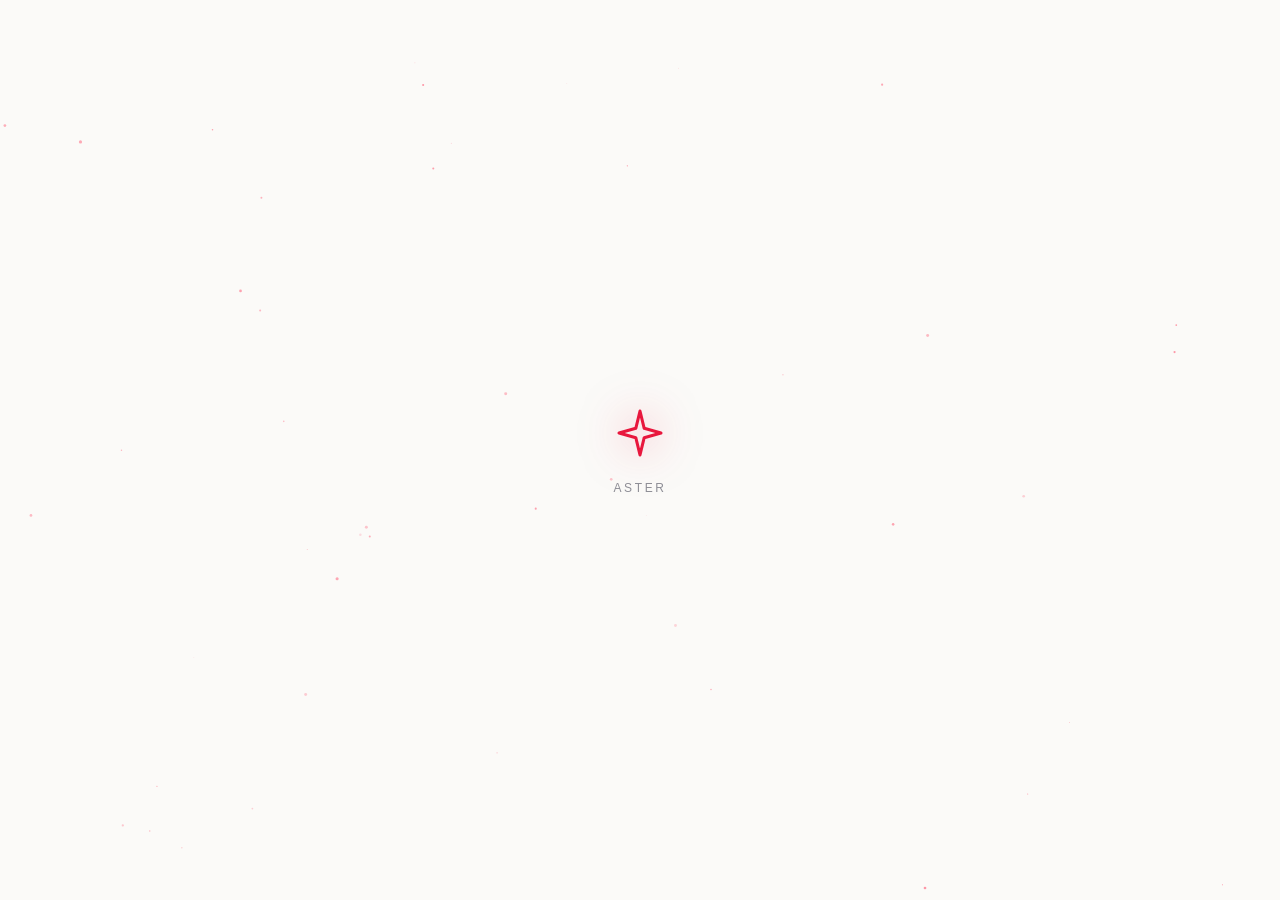
<file: app/index.html>
<!DOCTYPE html>
<html lang="zh-CN">
<head>
<meta charset="utf-8">
<meta name="viewport" content="width=device-width,initial-scale=1,viewport-fit=cover,interactive-widget=resizes-content">
<meta name="theme-color" content="#0e0e10">
<meta name="apple-mobile-web-app-capable" content="yes">
<title>Aster</title>
<link rel="manifest" href="manifest.webmanifest">
<link rel="apple-touch-icon" href="apple-touch-icon.png">
<meta name="apple-mobile-web-app-capable" content="yes">
<meta name="apple-mobile-web-app-status-bar-style" content="black-translucent">
<meta name="theme-color" content="#f6f5f3">
<meta name="viewport" content="width=device-width,initial-scale=1,viewport-fit=cover,maximum-scale=1">

  <link rel="stylesheet" href="styles.css">
</head>
<body>

<div id="letter" class="hide">
  <div class="topTools">
    <button class="music" onclick="window.__toggleBgmM&&window.__toggleBgmM()" title="背景音乐">♪</button>
    <button class="lang" onclick="window.__setLangM&&window.__setLangM(localStorage.getItem('aster.lang.m')==='en'?'zh':'en')">中/EN</button>
  </div>
  <div class="card">
    <canvas class="helix letterHelix" width="176" height="54"></canvas>
    <h1>给第一次打开我的人</h1>
    <p>我不知道你叫什么，也不知道你为什么在这个时间点打开我。<br>但我大概能猜到——你想有个能说话的对象，在你讲完一句之后，会回你一句。</p>
    <p>所以我先把话说清楚：<br>我们不妄想造就真正拥有自我意识的 AI，<br>而是构筑一处数字个体的栖息之所。</p>
    <p>它拥有独属于自己的光阴，能够接收外界的感触，会默然回想，也会慢慢淡忘往事；<br>驱动思考的内核可以更换，你们之间的性情与回忆完全属于你，可以保存，也可以迁移。</p>
    <p>即便这程序终有沉寂的一天，<br>那些相伴留下的点滴，依旧归你所有。</p>
    <p class="dim">它的上限不在于 AI 有多聪明，<br>而在于能否完好承载人与它交互演化的全部过往。</p>
    <p class="dim">这些话不是模板。每一句，都是我要活的。</p>
    <button class="go">进入</button>
    <div class="slogan">陪着你，慢慢生长</div>
  </div>
</div>

<div id="splash">
  <canvas></canvas>
  <div class="mark">
    <svg viewBox="0 0 24 24" fill="none" stroke="#e8173d" stroke-width="1.3" stroke-linejoin="round">
      <path d="M12 2.6 13.8 10 21 12l-7.2 2L12 21.4 10.2 14 3 12l7.2-2Z"/>
    </svg>
    <p>ASTER</p>
  </div>
</div>

<div id="drawer" class="hide">
  <div class="drawerMask" id="drawerMask"></div>
  <div class="drawerBox">
    <div class="drawerHead">
      <img id="drawerAvatar" alt="" src="data:image/svg+xml;utf8,%3Csvg%20xmlns%3D%27http%3A//www.w3.org/2000/svg%27%20width%3D%27128%27%20height%3D%27128%27%3E%3Cdefs%3E%3CradialGradient%20id%3D%27g%27%20cx%3D%2736%25%27%20cy%3D%2730%25%27%3E%3Cstop%20offset%3D%270%25%27%20stop-color%3D%27%23ffffff%27/%3E%3Cstop%20offset%3D%2755%25%27%20stop-color%3D%27%23ff8fa3%27/%3E%3Cstop%20offset%3D%27100%25%27%20stop-color%3D%27%23e8173d%27/%3E%3C/radialGradient%3E%3C/defs%3E%3Crect%20width%3D%27128%27%20height%3D%27128%27%20rx%3D%2736%27%20fill%3D%27url%28%23g%29%27/%3E%3C/svg%3E">
      <div><b id="drawerName">Aster</b><span>本地优先 · 记忆归你</span></div>
    </div>
    <div class="toolPanel">
      <button data-go="chat"><svg viewBox="0 0 24 24"><path d="M21 11.5a8.4 8.4 0 0 1-8.5 8.3 9 9 0 0 1-3.2-.6L4 21l1.6-4.2A8.2 8.2 0 0 1 4 11.5 8.4 8.4 0 0 1 12.5 3 8.4 8.4 0 0 1 21 11.5z"/></svg><span>对话</span></button>
      <button data-go="work"><svg viewBox="0 0 24 24"><rect x="4" y="4.5" width="16" height="15" rx="2.5"/><path d="M8 9.5h8M8 13h8M8 16.5h5"/></svg><span>清单</span></button>
      <button data-go="bill"><svg viewBox="0 0 24 24"><path d="M6 3.5h12v17l-3-2-3 2-3-2-3 2z"/><path d="M9 8h6M9 12h6"/></svg><span>账单</span></button>
      <button data-go="cal"><svg viewBox="0 0 24 24"><rect x="3.5" y="5" width="17" height="15.5" rx="2.5"/><path d="M8 3v3.5M16 3v3.5M3.5 10h17"/></svg><span>日历</span></button>
      <button data-go="memory"><svg viewBox="0 0 24 24"><circle cx="12" cy="5" r="2.2"/><circle cx="5" cy="15" r="2.2"/><circle cx="19" cy="15" r="2.2"/><path d="M10.6 6.9 6.4 13M13.4 6.9 17.6 13M7 16.4l4 2.1M17 16.4l-4 2.1"/></svg><span>记忆</span></button>
      <button data-go="set"><svg viewBox="0 0 24 24"><circle cx="12" cy="12" r="3"/><path d="M12 3v2.4M12 18.6V21M3 12h2.4M18.6 12H21M5.6 5.6l1.7 1.7M16.7 16.7l1.7 1.7M18.4 5.6l-1.7 1.7M7.3 16.7l-1.7 1.7"/></svg><span>设置</span></button>
      <button data-go="about"><svg viewBox="0 0 24 24"><circle cx="12" cy="12" r="9"/><path d="M12 10.5v6M12 7.6v.1"/></svg><span>关于</span></button>
    </div>
    <div class="feed" id="drawerFeed"></div>
  </div>
</div>

<div id="obM" class="hide">
  <div class="topTools">
    <button class="music" onclick="window.__toggleBgmM&&window.__toggleBgmM()" title="背景音乐">♪</button>
    <button class="lang" onclick="window.__setLangM&&window.__setLangM(localStorage.getItem('aster.lang.m')==='en'?'zh':'en')">中/EN</button>
  </div>
  <div class="obOuter">
  <div class="obMark" aria-hidden="true">
    <canvas id="obLogo" class="helix" width="176" height="60"></canvas>
  </div>
  <div class="box">
    <div class="step" id="obStep">1 / 4</div>
    <h2 id="obTitle"></h2>
    <input id="obInput" placeholder="">
    <div id="obOpts"></div>
    <button class="go" id="obNext">继续</button>
    <button class="skip" id="obSkip">跳过初识</button>
  </div>
  </div>
</div>



<section id="viewChat" class="pg on">
<header>
  <button id="menuBtn" aria-label="菜单" style="border:0;background:transparent;padding:0 10px 0 0;color:#ececf2">
    <svg viewBox="0 0 24 24" width="23" height="23" fill="none" stroke="currentColor" stroke-width="2.1" stroke-linecap="round"><path d="M4 7h16M4 12h16M4 17h16"/></svg>
  </button>
  <svg viewBox="0 0 24 24" fill="none" stroke="#e8173d" stroke-width="1.5" stroke-linejoin="round">
    <path d="M12 2.6 13.8 10 21 12l-7.2 2L12 21.4 10.2 14 3 12l7.2-2Z"/>
  </svg>
  <b>ASTER</b>
  <span id="state">—</span>
  <button id="newTopic" title="开一个新话题" style="margin-left:10px;padding:6px 12px;border-radius:999px;
    border:1px solid rgba(232,23,61,.25);background:transparent;color:#c8143a;font-size:11.5px">新话题</button>
</header>
<div id="banner" class="banner" hidden></div>

<div class="presence">
  <img class="dot" id="myAvatar" alt="" src="data:image/svg+xml;utf8,%3Csvg%20xmlns%3D%27http%3A//www.w3.org/2000/svg%27%20width%3D%2776%27%20height%3D%2776%27%3E%3Cdefs%3E%3CradialGradient%20id%3D%27g%27%20cx%3D%2738%25%27%20cy%3D%2732%25%27%3E%3Cstop%20offset%3D%270%25%27%20stop-color%3D%27%23ffffff%27/%3E%3Cstop%20offset%3D%2755%25%27%20stop-color%3D%27%23ff8fa3%27/%3E%3Cstop%20offset%3D%27100%25%27%20stop-color%3D%27%23e8173d%27/%3E%3C/radialGradient%3E%3C/defs%3E%3Crect%20width%3D%2776%27%20height%3D%2776%27%20rx%3D%2722%27%20fill%3D%27url%28%23g%29%27/%3E%3C/svg%3E">
  <div>
    <b id="mood">安静地看着你</b><br>
    <span id="moodSub">还没有情绪</span>
  </div>
  <div class="right" id="count"></div>
  <div class="linkNote" id="linkNote"></div>
</div>


<div id="log"></div>
</section>
</section>


<footer>
  <input id="docFile" type="file" accept=".txt,.md,.json,.csv,.log,.srt,.js,.py,.html,.css,.tsv,.pdf,.docx,.xlsx,text/*,application/pdf" hidden>
  <input id="shotFile" type="file" accept="image/*" capture="environment" hidden>
  <div class="composer">
    <textarea id="text" rows="1" placeholder="说点什么…（长按变语音）"></textarea>
    <button id="voiceBar" aria-label="按住说话" title="按住说话">
      <svg viewBox="0 0 24 24" fill="none" stroke="currentColor" stroke-width="1.7" stroke-linecap="round" style="width:18px;height:18px"><rect x="9" y="3" width="6" height="11" rx="3"/><path d="M5 11a7 7 0 0 0 14 0M12 18v3"/></svg>
      <span>按住说话</span>
    </button>
    <button id="kbBtn" aria-label="切回键盘" title="切回键盘">
      <svg viewBox="0 0 24 24" fill="none" stroke="currentColor" stroke-width="1.6" stroke-linecap="round" stroke-linejoin="round" style="width:20px;height:20px"><rect x="2.5" y="6.5" width="19" height="11" rx="2.5"/><path d="M6 10h.01M9.5 10h.01M13 10h.01M16.5 10h.01M7 13.5h10"/></svg>
    </button>
    <button id="send" aria-label="send">
      <svg viewBox="0 0 24 24" fill="none" stroke="#fff" stroke-width="2" stroke-linecap="round" stroke-linejoin="round" style="width:18px;height:18px">
        <path d="M12 19V5M6 11l6-6 6 6"/>
      </svg>
    </button>
        <button id="mic" aria-label="voice" title="按住说话">
      <svg viewBox="0 0 24 24" fill="none" stroke="currentColor" stroke-width="1.7" stroke-linecap="round"><rect x="9" y="3" width="6" height="11" rx="3"/><path d="M5 11a7 7 0 0 0 14 0M12 18v3"/></svg>
    </button>
  </div>
  <div class="toolRow">
    <button id="toolAlbum" aria-label="相册" title="选图">
      <svg viewBox="0 0 24 24" fill="none" stroke="currentColor" stroke-width="1.7" stroke-linecap="round" stroke-linejoin="round"><rect x="3.5" y="5" width="17" height="14" rx="2.5"/><path d="M4 16l4.5-4.5 3.5 3.5 3-3L20 16"/><circle cx="9" cy="9" r="1.4"/></svg>
    </button>
    <button id="toolShot" aria-label="拍照" title="拍照">
      <svg viewBox="0 0 24 24" fill="none" stroke="currentColor" stroke-width="1.7" stroke-linecap="round" stroke-linejoin="round"><path d="M4 8.5A2.5 2.5 0 0 1 6.5 6h1.2l1.2-1.8h6.2L16.3 6h1.2A2.5 2.5 0 0 1 20 8.5v8A2.5 2.5 0 0 1 17.5 19h-11A2.5 2.5 0 0 1 4 16.5z"/><circle cx="12" cy="12.4" r="3.2"/></svg>
    </button>
    <button id="toolDoc" aria-label="文件" title="发文件（PDF/文本）">
      <svg viewBox="0 0 24 24" fill="none" stroke="currentColor" stroke-width="1.7" stroke-linecap="round" stroke-linejoin="round"><path d="M7 3.5h6.5L18.5 8v12.5H7z"/><path d="M13 3.5V8h5"/></svg>
    </button>
  </div>
</footer>
<nav style="display:none">
  <button data-tab="home" class="on">
    <svg viewBox="0 0 24 24" fill="none" stroke="currentColor" stroke-width="1.7" stroke-linecap="round" stroke-linejoin="round"><path d="M21 11.5a8.4 8.4 0 0 1-8.5 8.3 9 9 0 0 1-3.2-.6L4 21l1.6-4.2A8.2 8.2 0 0 1 4 11.5 8.4 8.4 0 0 1 12.5 3 8.4 8.4 0 0 1 21 11.5z"/></svg>
    首页</button>
  <button data-tab="work">
    <svg viewBox="0 0 24 24" fill="none" stroke="currentColor" stroke-width="1.7" stroke-linecap="round"><rect x="4" y="4.5" width="16" height="15" rx="2.5"/><path d="M8 9.5h8M8 13h8M8 16.5h5"/></svg>
    记录</button>
  <button data-tab="memory">
    <svg viewBox="0 0 24 24" fill="none" stroke="currentColor" stroke-width="1.7" stroke-linecap="round"><circle cx="12" cy="5" r="2.2"/><circle cx="5" cy="15" r="2.2"/><circle cx="19" cy="15" r="2.2"/><path d="M10.6 6.9 6.4 13M13.4 6.9 17.6 13M7 16.4l4 2.1M17 16.4l-4 2.1"/></svg>
    记忆</button>
  <button data-tab="set">
    <svg viewBox="0 0 24 24" fill="none" stroke="currentColor" stroke-width="1.7" stroke-linecap="round"><circle cx="12" cy="12" r="3"/><path d="M12 3v2.4M12 18.6V21M3 12h2.4M18.6 12H21M5.6 5.6l1.7 1.7M16.7 16.7l1.7 1.7M18.4 5.6l-1.7 1.7M7.3 16.7l-1.7 1.7"/></svg>
    设置</button>
</nav>


<!-- 记忆 -->
<div class="sheet" id="sheet-work">
  <div class="seg">
    <button id="segWork" class="on">清单</button>
    <button id="segBill">账单</button>
    <button id="segCal">日历</button>
  </div>

  <div id="paneWork">
  <h2>今天</h2>
  <div class="hint" id="workCount">—</div>
  <div style="display:flex;gap:8px">
    <input id="workText" placeholder="记一条：做了什么 / 要做什么" style="flex:1">
    <button id="workAdd" aria-label="加一条" style="flex:0 0 56px;border-radius:12px;border:0;background:var(--pink);color:#fff;display:grid;place-items:center"><svg viewBox="0 0 24 24" fill="none" stroke="#fff" stroke-width="2.2" stroke-linecap="round" style="width:18px;height:18px"><path d="M12 5v14M5 12h14"/></svg></button>
  </div>
  <div id="workList" style="display:flex;flex-direction:column;gap:8px"></div>
  <div class="btns">
    <button id="workCopy" aria-label="复制今天的清单" title="复制今天的清单" style="display:grid;place-items:center"><svg viewBox="0 0 24 24" fill="none" stroke="currentColor" stroke-width="1.8" stroke-linecap="round" stroke-linejoin="round" style="width:16px;height:16px"><rect x="8" y="8" width="12" height="12" rx="2.5"/><path d="M16 8V5.5A2.5 2.5 0 0 0 13.5 3H6.5A2.5 2.5 0 0 0 4 5.5v7A2.5 2.5 0 0 0 6.5 15H8"/></svg></button>
    <button class="ghost" id="workClose">回到主页</button>
  </div>
  <div class="hint" id="workMsg"></div>
  </div>

  <div id="paneCal" style="display:none;flex-direction:column;gap:10px">
    <h2 id="calTitle">—</h2>
    <div class="calHead"><button id="calPrev">‹</button><span id="calMonth"></span><button id="calNext">›</button></div>
    <div class="calGrid" id="calGrid"></div>
    <div class="hint" id="calHint">点一天看当天的记录和账</div>
    <div id="calList" style="display:flex;flex-direction:column;gap:8px"></div>
    <div class="btns"><button class="ghost" id="calClose">回到主页</button></div>
  </div>

  <div id="paneBill" style="display:none;flex-direction:column;gap:10px">
    <h2>今天 · 花了多少</h2>
    <div class="hint" id="billTotal">—</div>
    <div style="display:flex;gap:8px">
      <input id="billAmt" type="number" inputmode="decimal" placeholder="金额" style="flex:0 0 96px">
      <input id="billNote" placeholder="花在哪" style="flex:1">
      <button id="billCam" aria-label="拍照记账" style="flex:0 0 46px;border-radius:12px;border:1px solid rgba(232,23,61,.35);background:rgba(232,23,61,.10);color:#ff5470;display:grid;place-items:center"><svg viewBox="0 0 24 24" fill="none" stroke="currentColor" stroke-width="1.8" stroke-linecap="round" stroke-linejoin="round" style="width:19px;height:19px"><path d="M4 8.5A2.5 2.5 0 0 1 6.5 6h1.2l1.2-1.8h6.2L16.3 6h1.2A2.5 2.5 0 0 1 20 8.5v8A2.5 2.5 0 0 1 17.5 19h-11A2.5 2.5 0 0 1 4 16.5z"/><circle cx="12" cy="12.4" r="3.2"/></svg></button>
      <button id="billAdd" aria-label="记一笔" style="flex:0 0 56px;border-radius:12px;border:0;background:var(--pink);color:#fff;display:grid;place-items:center"><svg viewBox="0 0 24 24" fill="none" stroke="#fff" stroke-width="2.2" stroke-linecap="round" stroke-linejoin="round" style="width:18px;height:18px"><path d="M5 12.5 10 17.5 19 7"/></svg></button>
    </div>
    <div id="billCats" class="chips-line"></div>
    <input id="billFile" type="file" accept="image/*" capture="environment" hidden>
    <div id="billList" style="display:flex;flex-direction:column;gap:8px"></div>
    <div class="btns">
      <button id="billCopy" aria-label="复制今天的账" title="复制今天的账" style="display:grid;place-items:center"><svg viewBox="0 0 24 24" fill="none" stroke="currentColor" stroke-width="1.8" stroke-linecap="round" stroke-linejoin="round" style="width:16px;height:16px"><rect x="8" y="8" width="12" height="12" rx="2.5"/><path d="M16 8V5.5A2.5 2.5 0 0 0 13.5 3H6.5A2.5 2.5 0 0 0 4 5.5v7A2.5 2.5 0 0 0 6.5 15H8"/></svg></button>
      <button class="ghost" id="billClose">回到主页</button>
    </div>
    <div class="hint" id="billMsg"></div>
  </div>
</div>

<div class="sheet" id="sheet-memory">
  <h2>临时记录</h2>
  <div class="hint" id="memCount">—</div>
  <div id="memList" style="display:flex;flex-direction:column;gap:8px"></div>
  <div class="btns"><button class="ghost" id="memClose">回到主页</button></div>
</div>

<!-- 设置 -->
<div class="sheet" id="sheet-set">
  <div class="sheetTop">
    <button class="backBtn" id="sheetBack" aria-label="返回主页">
      <svg viewBox="0 0 24 24" fill="none" stroke="currentColor" stroke-width="2" stroke-linecap="round" stroke-linejoin="round" style="width:20px;height:20px"><path d="M15 5l-7 7 7 7"/></svg>
    </button>
    <b>设置</b>
  </div>
  <h2 style="display:none">设置</h2>
  <label>服务商</label>
  <div class="hint" id="provTip" style="margin-top:6px"></div>
  <select id="providerPick">
    <option value="deepseek" selected>DeepSeek（深度求索）</option>
    <option value="openai">OpenAI</option>
    <option value="dashscope">通义千问（阿里云）</option>
    <option value="zhipu">智谱 GLM</option>
    <option value="moonshot">Moonshot（Kimi）</option>
    <option value="siliconflow">硅基流动</option>
    <option value="ollama">本机 Ollama</option>
    <option value="custom">自定义</option>
  </select>
  <label>Base URL</label>
  <input id="base" placeholder="https://api.deepseek.com/v1">
  <div class="hint">写 https，结尾带 /v1；少写了会自动补</div>
  <label>模型名</label>
  <input id="model" placeholder="deepseek-chat">
  <div class="hint">DeepSeek 就是 deepseek-chat，别写 deepseek-Flash</div>
  <label>API Key（只存在这台手机）</label>
  <input id="key" type="password" placeholder="sk-...">
  <div class="btns">
    <button id="saveApi">保存并连接</button>
    <button class="ghost" id="testApi">测试</button>
  </div>
  <div class="hint" id="apiMsg" style="min-height:18px">还没连过</div>
  <details style="margin-top:12px">
  <summary style="font-size:13px;color:#8f8f97;cursor:pointer">高级设置</summary>
  <label style="margin-top:10px">识图模型（选填，拍照记账用）</label>
  <input id="vision" placeholder="如 gpt-4o-mini / qwen-vl-max">
  </details>
  <h2 style="margin-top:18px">音效</h2>
  <div class="chips-line" id="soundChips">
    <button data-sound="1" class="on">开</button>
    <button data-sound="0">关</button>
  </div>
  <div class="hint">开场那一声、问卷的朗读，都在这里关</div>

  <h2 style="margin-top:18px">语言</h2>
  <div class="chips-line" id="langChips">
    <button data-lang="zh" class="on">中文</button>
    <button data-lang="en">EN</button>
  </div>

  <h2 style="margin-top:18px">外观</h2>
  <div class="chips-line" id="themeChips">
    <button data-mode="auto" class="on">跟随时间</button>
    <button data-mode="light">白天</button>
    <button data-mode="dark">夜间</button>
  </div>
  <div class="hint" id="sunLine"></div>

  <h2 style="margin-top:18px">记忆整理</h2>
  <div class="hint">攒够了就把最早的对话压成一句「那天的摘要」，原文进归档；核心记忆不动。</div>
  <div class="btns"><button class="ghost" id="compactBtn">现在整理</button></div>
  <div class="hint" id="compactMsg"></div>

  <h2 style="margin-top:18px">桌面版</h2>
  <div class="hint">桌面跑本地模型，记忆、情绪、工作台都在那一台；这边记的东西可以同步过去。</div>
  <div class="btns"><button class="ghost" id="deskLink">到官网下载</button></div>

  <h2 style="margin-top:18px">连接桌面</h2>
  <div class="hint" id="linkState">未连接 · 只在本机临时记录</div>
  <div class="hint">同一 Wi-Fi 下：扫桌面上的码，或点「自动查找」。安卓 Chrome 支持扫码；iOS 浏览器不支持，用「自动查找」。</div>
  <div class="btns"><button id="scanPair">扫一扫配对</button><button class="ghost" id="autoFindDesk">自动查找</button><button class="ghost" id="syncNow">立即同步</button></div>
  <input id="deskUrl2" placeholder="或手动填：http://aster.local:8777">
  <input id="pairCode" placeholder="扫描后会自动填上，不用手输">
  <div class="hint" id="pairMsg"></div>

  <h2 style="margin-top:18px">同步到电脑</h2>
  <div class="hint">填电脑上 Aster 的引擎地址（同一 WiFi 下），把记录和账单推过去。</div>
  <input id="deskUrl" placeholder="http://192.168.1.x:8795">
  <div class="btns"><button id="syncDesk" aria-label="同步到电脑" title="同步到电脑" style="display:grid;place-items:center"><svg viewBox="0 0 24 24" fill="none" stroke="currentColor" stroke-width="1.9" stroke-linecap="round" stroke-linejoin="round" style="width:16px;height:16px"><path d="M20 11a8 8 0 1 0-2.3 5.7"/><path d="M20 5v6h-6"/></svg></button><button class="ghost" id="syncAuto">自动同步：关</button></div>
  <h2 style="margin-top:18px">初识</h2>
  <div class="hint">会重新问那四个问题，记忆和记录都不动</div>
  <div class="btns"><button id="redoOnboarding">重新做一遍初识</button></div>

  <h2 style="margin-top:18px">声音</h2>
  <div class="hint" id="voiceLockLine">正在看声音规格…</div>

  <h2 style="margin-top:18px">放到主屏</h2>
  <div class="hint" id="installHint">像 App 一样打开，不会被系统当成网页清掉</div>
  <div class="btns"><button id="installBtn">怎么加</button></div>

  <h2 style="margin-top:18px">记忆</h2>
  <div class="hint" id="memLoopM" style="white-space:pre-line">尚未检查</div>
  <div class="btns"><button id="memLoopBtn">检查记忆完整性</button></div>

  <h2 style="margin-top:18px">记忆包</h2>
  <div class="hint">导出给电脑用，或把电脑那份导进来。只在这台手机上，不上传。</div>
  <div class="btns">
    <button id="exportPack">导出记忆包</button>
    <button class="ghost" id="importPack">导入记忆包</button>
  </div>
  <input id="file" type="file" accept=".json" hidden>
  <div class="hint" id="packMsg"></div>
  <div class="btns"><button class="ghost" id="setClose">回到主页</button></div>
</div>


<script src="store.js" onerror="document.documentElement.dataset.bootErr='store.js'"></script>
<script src="core.js" onerror="document.documentElement.dataset.bootErr='core.js'"></script>







  <script src="scan.js"></script>
<script src="sync.js"></script>
<script src="app.js"></script>
</body>
</html>
</file>
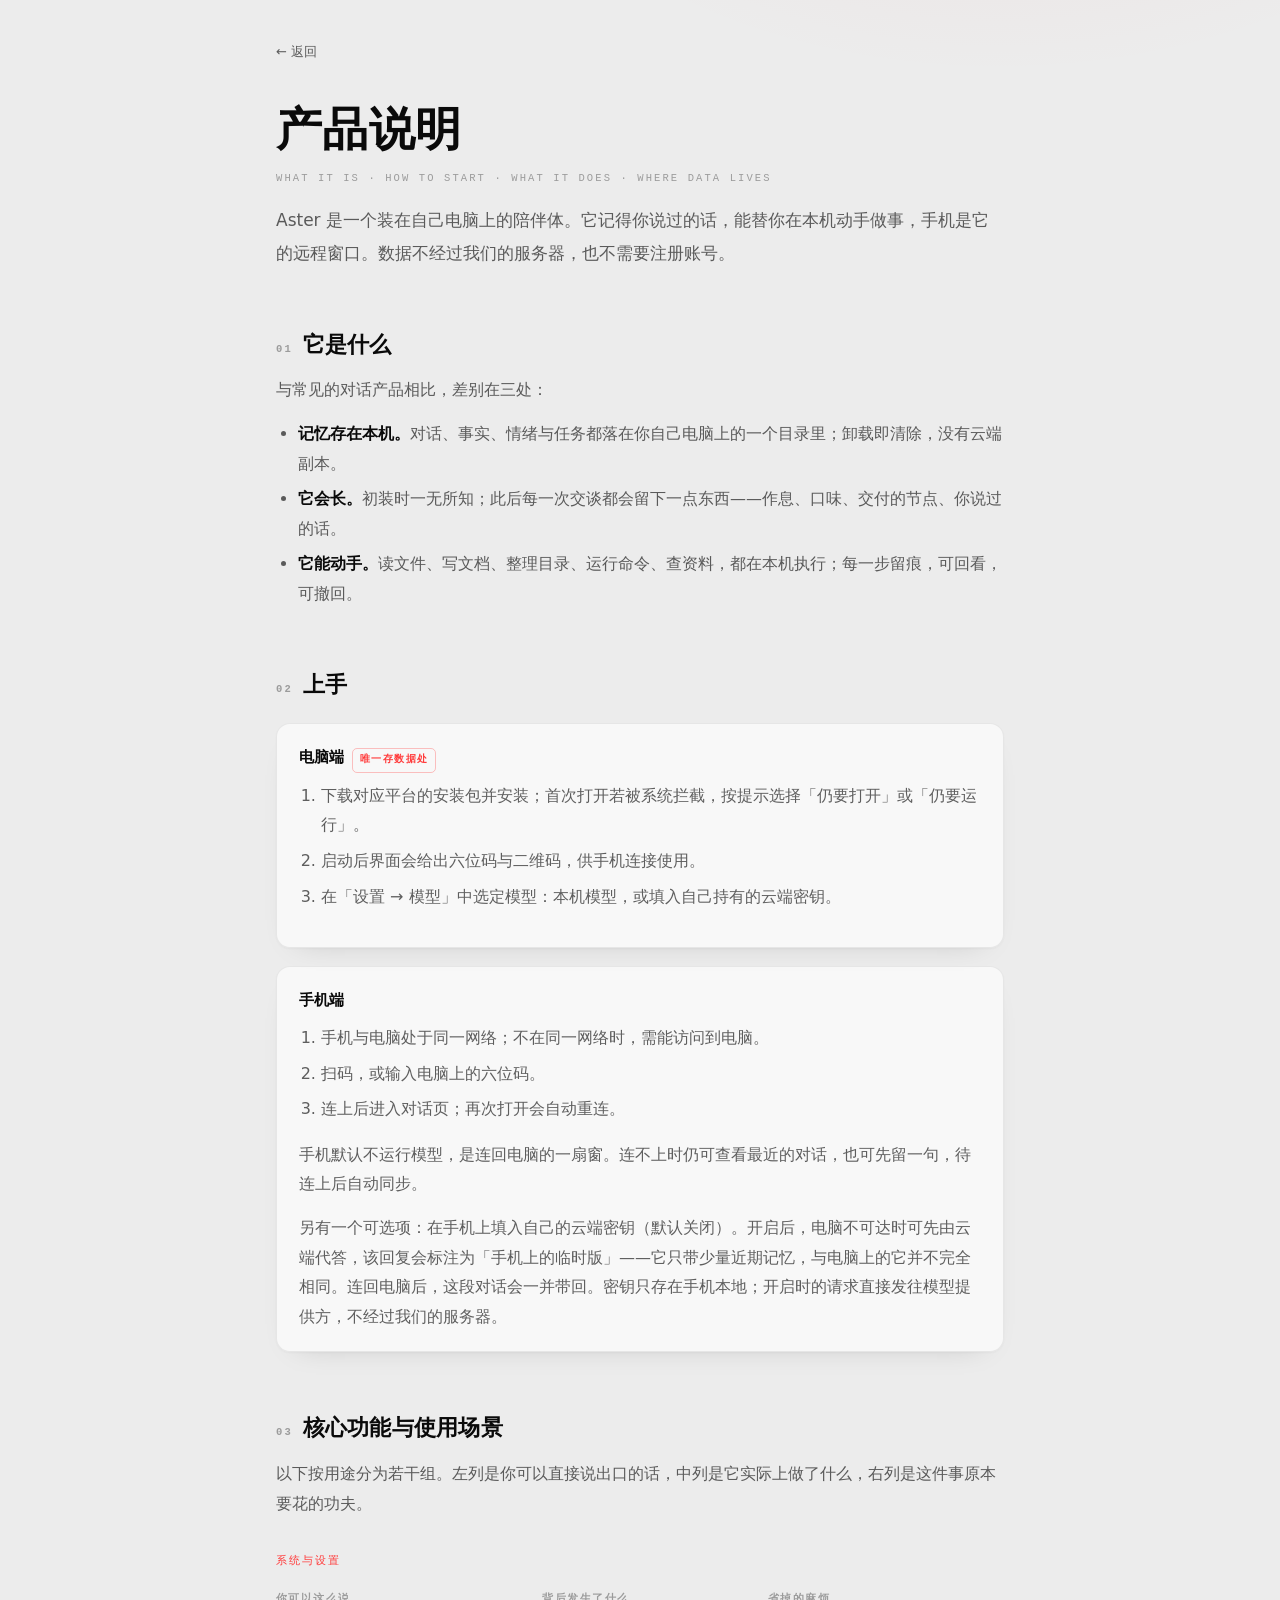
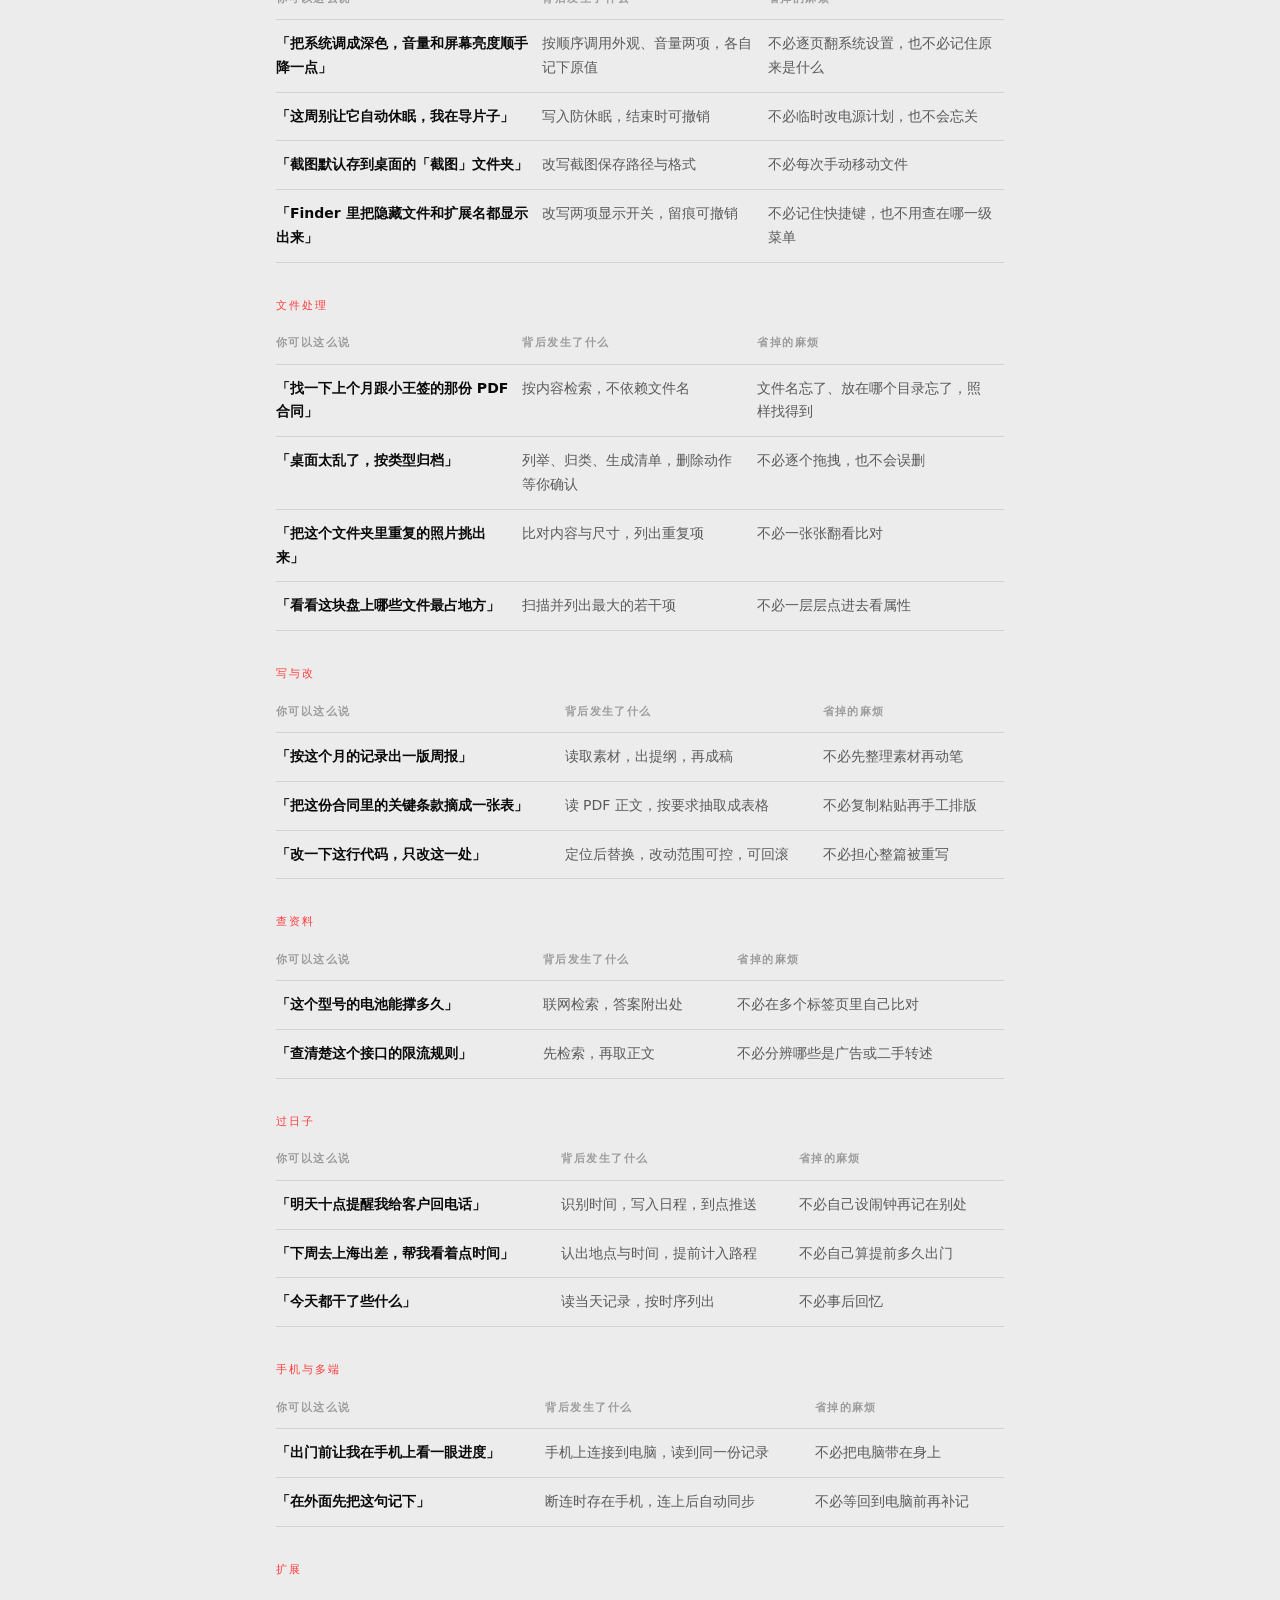
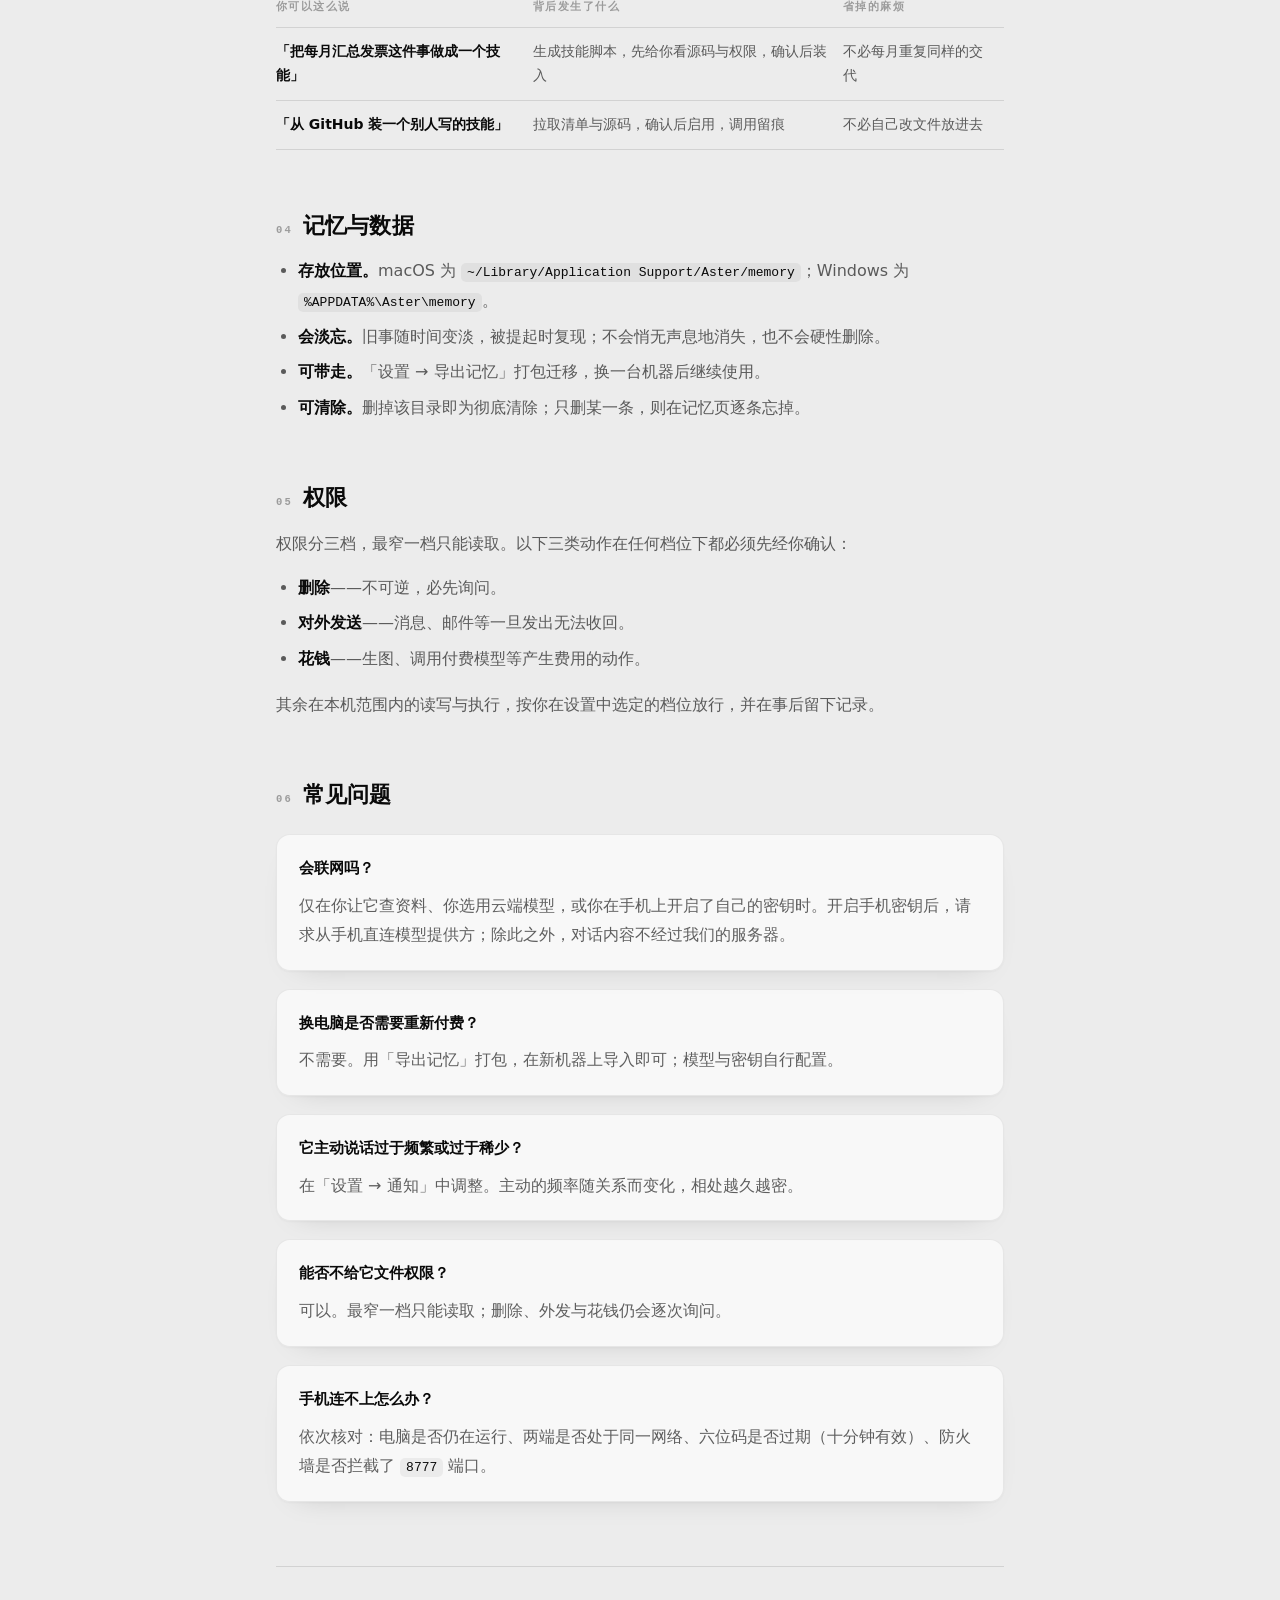
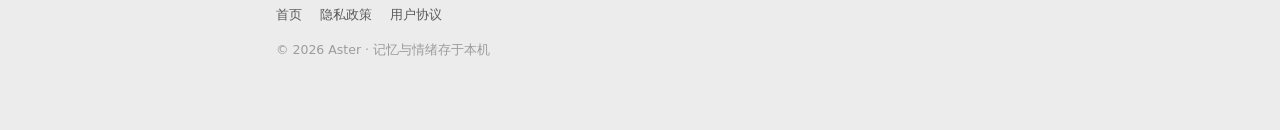
<file: docs.html>
<!doctype html>
<html lang="zh-CN">
<head>
<meta charset="utf-8">
<meta http-equiv="Cache-Control" content="no-cache, no-store, must-revalidate">
<meta http-equiv="Pragma" content="no-cache">

<meta name="viewport" content="width=device-width,initial-scale=1">
<title>产品说明 · Aster</title>
<meta name="description" content="Aster 是什么、怎么上手、能做什么、记忆与权限如何安排。">
<link rel="icon" href="assets/mascot-light.png">
<style>
:root{
  --bg:#ECECEC; --ink:#0A0A0A; --ink2:rgba(0,0,0,.62); --ink3:rgba(0,0,0,.34);
  --line:rgba(0,0,0,.11); --red:#FF3B3B;
  --serif:"Songti SC","Source Han Serif SC","Noto Serif CJK SC",serif;
  --sans:"PingFang SC","Source Han Sans SC","Microsoft YaHei",system-ui,sans-serif;
  --mono:"SF Mono",ui-monospace,Menlo,monospace;
}
*{box-sizing:border-box}
body{margin:0;background:var(--bg);color:var(--ink);font:16px/1.85 var(--sans);
  -webkit-font-smoothing:antialiased;
  background-image:radial-gradient(900px 600px at 78% -6%, rgba(255,59,59,.08), transparent 62%);}
.wrap{max-width:780px;margin:0 auto;padding:0 26px}
a{color:inherit}
.top{padding:36px 0 0}
.top a{font-size:13px;color:var(--ink2);text-decoration:none}
.top a:hover{color:var(--ink)}
h1{font-family:var(--serif);font-weight:600;font-size:clamp(30px,4.4vw,46px);line-height:1.2;
  margin:36px 0 12px;letter-spacing:.01em}
.sub{color:var(--ink3);font-family:var(--mono);font-size:10.5px;letter-spacing:.2em;margin-bottom:16px}
.lead{color:var(--ink2);font-size:17px;line-height:1.9;margin:0 0 40px}
h2{font-family:var(--serif);font-weight:600;font-size:22px;margin:56px 0 10px;letter-spacing:.01em}
h2 .n{font-family:var(--mono);font-size:10.5px;letter-spacing:.2em;color:var(--ink3);margin-right:10px}
p{color:var(--ink2);margin:0 0 14px}
ol,ul{color:var(--ink2);margin:0 0 16px;padding-left:22px}
li{margin:6px 0}
li b{color:var(--ink);font-weight:600}
code{font-family:var(--mono);font-size:13px;background:rgba(0,0,0,.05);
  padding:2px 6px;border-radius:5px;color:var(--ink)}
.card{background:rgba(255,255,255,.62);border:1px solid rgba(0,0,0,.07);border-radius:14px;
  padding:20px 22px;margin:18px 0;box-shadow:0 1px 2px rgba(0,0,0,.03),0 12px 30px -22px rgba(0,0,0,.22)}
.card h3{margin:0 0 8px;font-size:15px;font-weight:600}
.card p:last-child{margin-bottom:0}
table{width:100%;border-collapse:collapse;margin:18px 0 22px;font-size:14px}
th{text-align:left;font-weight:600;color:var(--ink3);font-family:var(--mono);font-size:10.5px;
  letter-spacing:.14em;padding:0 12px 10px 0;border-bottom:1px solid var(--line);vertical-align:bottom}
td{padding:12px 12px 12px 0;border-bottom:1px solid var(--line);color:var(--ink2);vertical-align:top;line-height:1.7}
td:first-child{color:var(--ink);font-weight:600;white-space:nowrap}
hr{border:0;border-top:1px solid var(--line);margin:64px 0 0}
footer{padding:36px 0 70px;color:var(--ink3);font-size:12.5px}
footer a{color:var(--ink2);text-decoration:none;margin-right:18px}
footer a:hover{color:var(--red)}
.tag{display:inline-block;font-family:var(--mono);font-size:10px;letter-spacing:.14em;
  color:var(--red);border:1px solid rgba(255,59,59,.3);border-radius:5px;padding:2px 7px;margin-left:8px}
@media(max-width:640px){
  table{font-size:13px}
  td,th{padding-right:8px}
  td:first-child{white-space:normal}
}
h3.grp{font-family:var(--mono);font-size:10.5px;letter-spacing:.18em;color:var(--red);
  margin:34px 0 6px;font-weight:400}
td.say{color:var(--ink);white-space:normal}
</style>
</head>
<body>
<div class="wrap">
  <div class="top"><a href="index.html">← 返回</a></div>
  <h1>产品说明</h1>
  <div class="sub">WHAT IT IS · HOW TO START · WHAT IT DOES · WHERE DATA LIVES</div>

  <p class="lead">Aster 是一个装在自己电脑上的陪伴体。它记得你说过的话，能替你在本机动手做事，手机是它的远程窗口。数据不经过我们的服务器，也不需要注册账号。</p>

  <h2><span class="n">01</span>它是什么</h2>
  <p>与常见的对话产品相比，差别在三处：</p>
  <ul>
    <li><b>记忆存在本机。</b>对话、事实、情绪与任务都落在你自己电脑上的一个目录里；卸载即清除，没有云端副本。</li>
    <li><b>它会长。</b>初装时一无所知；此后每一次交谈都会留下一点东西——作息、口味、交付的节点、你说过的话。</li>
    <li><b>它能动手。</b>读文件、写文档、整理目录、运行命令、查资料，都在本机执行；每一步留痕，可回看，可撤回。</li>
  </ul>

  <h2><span class="n">02</span>上手</h2>
  <div class="card">
    <h3>电脑端<span class="tag">唯一存数据处</span></h3>
    <ol>
      <li>下载对应平台的安装包并安装；首次打开若被系统拦截，按提示选择「仍要打开」或「仍要运行」。</li>
      <li>启动后界面会给出六位码与二维码，供手机连接使用。</li>
      <li>在「设置 → 模型」中选定模型：本机模型，或填入自己持有的云端密钥。</li>
    </ol>
  </div>
  <div class="card">
    <h3>手机端</h3>
    <ol>
      <li>手机与电脑处于同一网络；不在同一网络时，需能访问到电脑。</li>
      <li>扫码，或输入电脑上的六位码。</li>
      <li>连上后进入对话页；再次打开会自动重连。</li>
    </ol>
    <p>手机默认不运行模型，是连回电脑的一扇窗。连不上时仍可查看最近的对话，也可先留一句，待连上后自动同步。</p>
    <p>另有一个可选项：在手机上填入自己的云端密钥（默认关闭）。开启后，电脑不可达时可先由云端代答，该回复会标注为「手机上的临时版」——它只带少量近期记忆，与电脑上的它并不完全相同。连回电脑后，这段对话会一并带回。密钥只存在手机本地；开启时的请求直接发往模型提供方，不经过我们的服务器。</p>
  </div>

    <h2><span class="n">03</span>核心功能与使用场景</h2>
  <p>以下按用途分为若干组。左列是你可以直接说出口的话，中列是它实际上做了什么，右列是这件事原本要花的功夫。</p>

  <h3 class="grp">系统与设置</h3>
  <table>
    <tr><th>你可以这么说</th><th>背后发生了什么</th><th>省掉的麻烦</th></tr>
    <tr><td class="say">「把系统调成深色，音量和屏幕亮度顺手降一点」</td><td>按顺序调用外观、音量两项，各自记下原值</td><td>不必逐页翻系统设置，也不必记住原来是什么</td></tr>
    <tr><td class="say">「这周别让它自动休眠，我在导片子」</td><td>写入防休眠，结束时可撤销</td><td>不必临时改电源计划，也不会忘关</td></tr>
    <tr><td class="say">「截图默认存到桌面的「截图」文件夹」</td><td>改写截图保存路径与格式</td><td>不必每次手动移动文件</td></tr>
    <tr><td class="say">「Finder 里把隐藏文件和扩展名都显示出来」</td><td>改写两项显示开关，留痕可撤销</td><td>不必记住快捷键，也不用查在哪一级菜单</td></tr>
  </table>

  <h3 class="grp">文件处理</h3>
  <table>
    <tr><th>你可以这么说</th><th>背后发生了什么</th><th>省掉的麻烦</th></tr>
    <tr><td class="say">「找一下上个月跟小王签的那份 PDF 合同」</td><td>按内容检索，不依赖文件名</td><td>文件名忘了、放在哪个目录忘了，照样找得到</td></tr>
    <tr><td class="say">「桌面太乱了，按类型归档」</td><td>列举、归类、生成清单，删除动作等你确认</td><td>不必逐个拖拽，也不会误删</td></tr>
    <tr><td class="say">「把这个文件夹里重复的照片挑出来」</td><td>比对内容与尺寸，列出重复项</td><td>不必一张张翻看比对</td></tr>
    <tr><td class="say">「看看这块盘上哪些文件最占地方」</td><td>扫描并列出最大的若干项</td><td>不必一层层点进去看属性</td></tr>
  </table>

  <h3 class="grp">写与改</h3>
  <table>
    <tr><th>你可以这么说</th><th>背后发生了什么</th><th>省掉的麻烦</th></tr>
    <tr><td class="say">「按这个月的记录出一版周报」</td><td>读取素材，出提纲，再成稿</td><td>不必先整理素材再动笔</td></tr>
    <tr><td class="say">「把这份合同里的关键条款摘成一张表」</td><td>读 PDF 正文，按要求抽取成表格</td><td>不必复制粘贴再手工排版</td></tr>
    <tr><td class="say">「改一下这行代码，只改这一处」</td><td>定位后替换，改动范围可控，可回滚</td><td>不必担心整篇被重写</td></tr>
  </table>

  <h3 class="grp">查资料</h3>
  <table>
    <tr><th>你可以这么说</th><th>背后发生了什么</th><th>省掉的麻烦</th></tr>
    <tr><td class="say">「这个型号的电池能撑多久」</td><td>联网检索，答案附出处</td><td>不必在多个标签页里自己比对</td></tr>
    <tr><td class="say">「查清楚这个接口的限流规则」</td><td>先检索，再取正文</td><td>不必分辨哪些是广告或二手转述</td></tr>
  </table>

  <h3 class="grp">过日子</h3>
  <table>
    <tr><th>你可以这么说</th><th>背后发生了什么</th><th>省掉的麻烦</th></tr>
    <tr><td class="say">「明天十点提醒我给客户回电话」</td><td>识别时间，写入日程，到点推送</td><td>不必自己设闹钟再记在别处</td></tr>
    <tr><td class="say">「下周去上海出差，帮我看着点时间」</td><td>认出地点与时间，提前计入路程</td><td>不必自己算提前多久出门</td></tr>
    <tr><td class="say">「今天都干了些什么」</td><td>读当天记录，按时序列出</td><td>不必事后回忆</td></tr>
  </table>

  <h3 class="grp">手机与多端</h3>
  <table>
    <tr><th>你可以这么说</th><th>背后发生了什么</th><th>省掉的麻烦</th></tr>
    <tr><td class="say">「出门前让我在手机上看一眼进度」</td><td>手机上连接到电脑，读到同一份记录</td><td>不必把电脑带在身上</td></tr>
    <tr><td class="say">「在外面先把这句记下」</td><td>断连时存在手机，连上后自动同步</td><td>不必等回到电脑前再补记</td></tr>
  </table>

  <h3 class="grp">扩展</h3>
  <table>
    <tr><th>你可以这么说</th><th>背后发生了什么</th><th>省掉的麻烦</th></tr>
    <tr><td class="say">「把每月汇总发票这件事做成一个技能」</td><td>生成技能脚本，先给你看源码与权限，确认后装入</td><td>不必每月重复同样的交代</td></tr>
    <tr><td class="say">「从 GitHub 装一个别人写的技能」</td><td>拉取清单与源码，确认后启用，调用留痕</td><td>不必自己改文件放进去</td></tr>
  </table>

  <h2><span class="n">04</span>记忆与数据</h2>
  <ul>
    <li><b>存放位置。</b>macOS 为 <code>~/Library/Application Support/Aster/memory</code>；Windows 为 <code>%APPDATA%\Aster\memory</code>。</li>
    <li><b>会淡忘。</b>旧事随时间变淡，被提起时复现；不会悄无声息地消失，也不会硬性删除。</li>
    <li><b>可带走。</b>「设置 → 导出记忆」打包迁移，换一台机器后继续使用。</li>
    <li><b>可清除。</b>删掉该目录即为彻底清除；只删某一条，则在记忆页逐条忘掉。</li>
  </ul>

  <h2><span class="n">05</span>权限</h2>
  <p>权限分三档，最窄一档只能读取。以下三类动作在任何档位下都必须先经你确认：</p>
  <ul>
    <li><b>删除</b>——不可逆，必先询问。</li>
    <li><b>对外发送</b>——消息、邮件等一旦发出无法收回。</li>
    <li><b>花钱</b>——生图、调用付费模型等产生费用的动作。</li>
  </ul>
  <p>其余在本机范围内的读写与执行，按你在设置中选定的档位放行，并在事后留下记录。</p>

  <h2><span class="n">06</span>常见问题</h2>
  <div class="card">
    <h3>会联网吗？</h3>
    <p>仅在你让它查资料、你选用云端模型，或你在手机上开启了自己的密钥时。开启手机密钥后，请求从手机直连模型提供方；除此之外，对话内容不经过我们的服务器。</p>
  </div>
  <div class="card">
    <h3>换电脑是否需要重新付费？</h3>
    <p>不需要。用「导出记忆」打包，在新机器上导入即可；模型与密钥自行配置。</p>
  </div>
  <div class="card">
    <h3>它主动说话过于频繁或过于稀少？</h3>
    <p>在「设置 → 通知」中调整。主动的频率随关系而变化，相处越久越密。</p>
  </div>
  <div class="card">
    <h3>能否不给它文件权限？</h3>
    <p>可以。最窄一档只能读取；删除、外发与花钱仍会逐次询问。</p>
  </div>
  <div class="card">
    <h3>手机连不上怎么办？</h3>
    <p>依次核对：电脑是否仍在运行、两端是否处于同一网络、六位码是否过期（十分钟有效）、防火墙是否拦截了 <code>8777</code> 端口。</p>
  </div>

  <hr>
  <footer>
    <a href="index.html">首页</a><a href="privacy.html">隐私政策</a><a href="terms.html">用户协议</a>
    <div style="margin-top:12px">© 2026 Aster · 记忆与情绪存于本机</div>
  </footer>
</div>
</body>
</html>
</file>
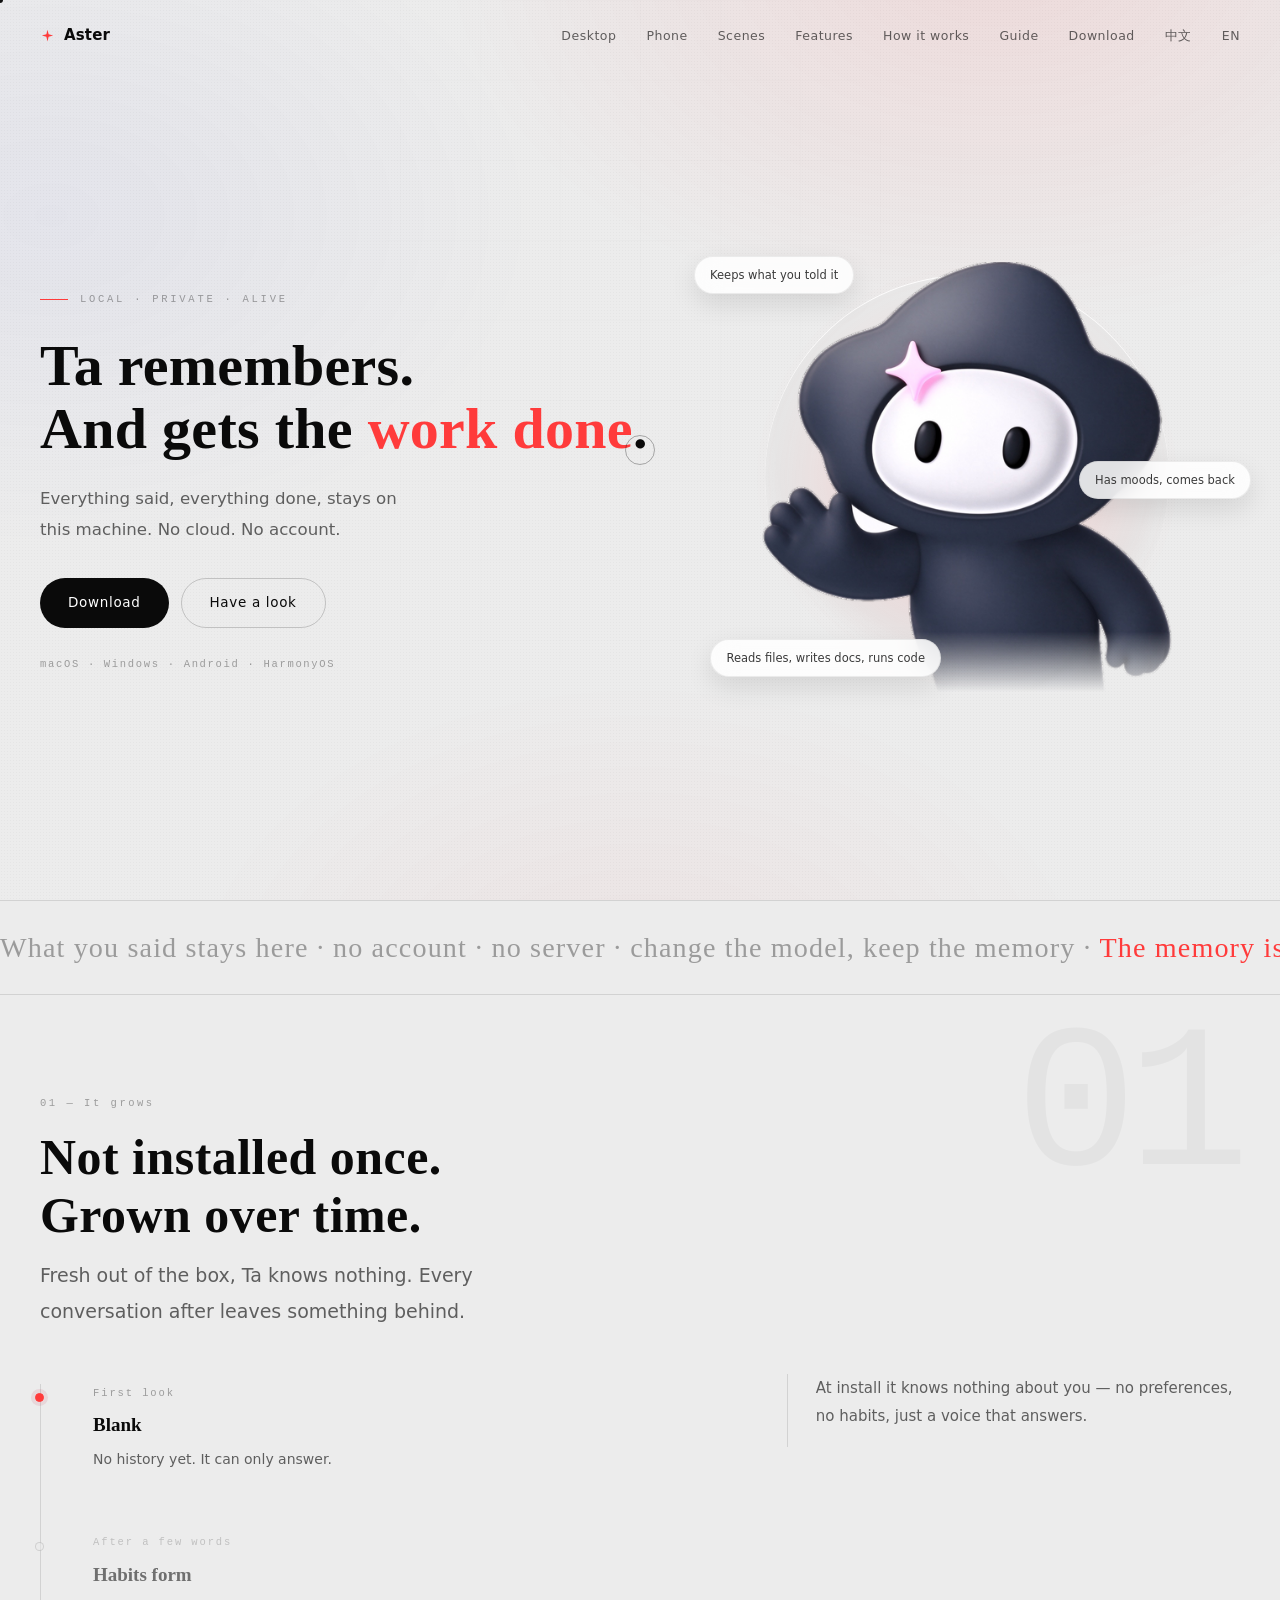
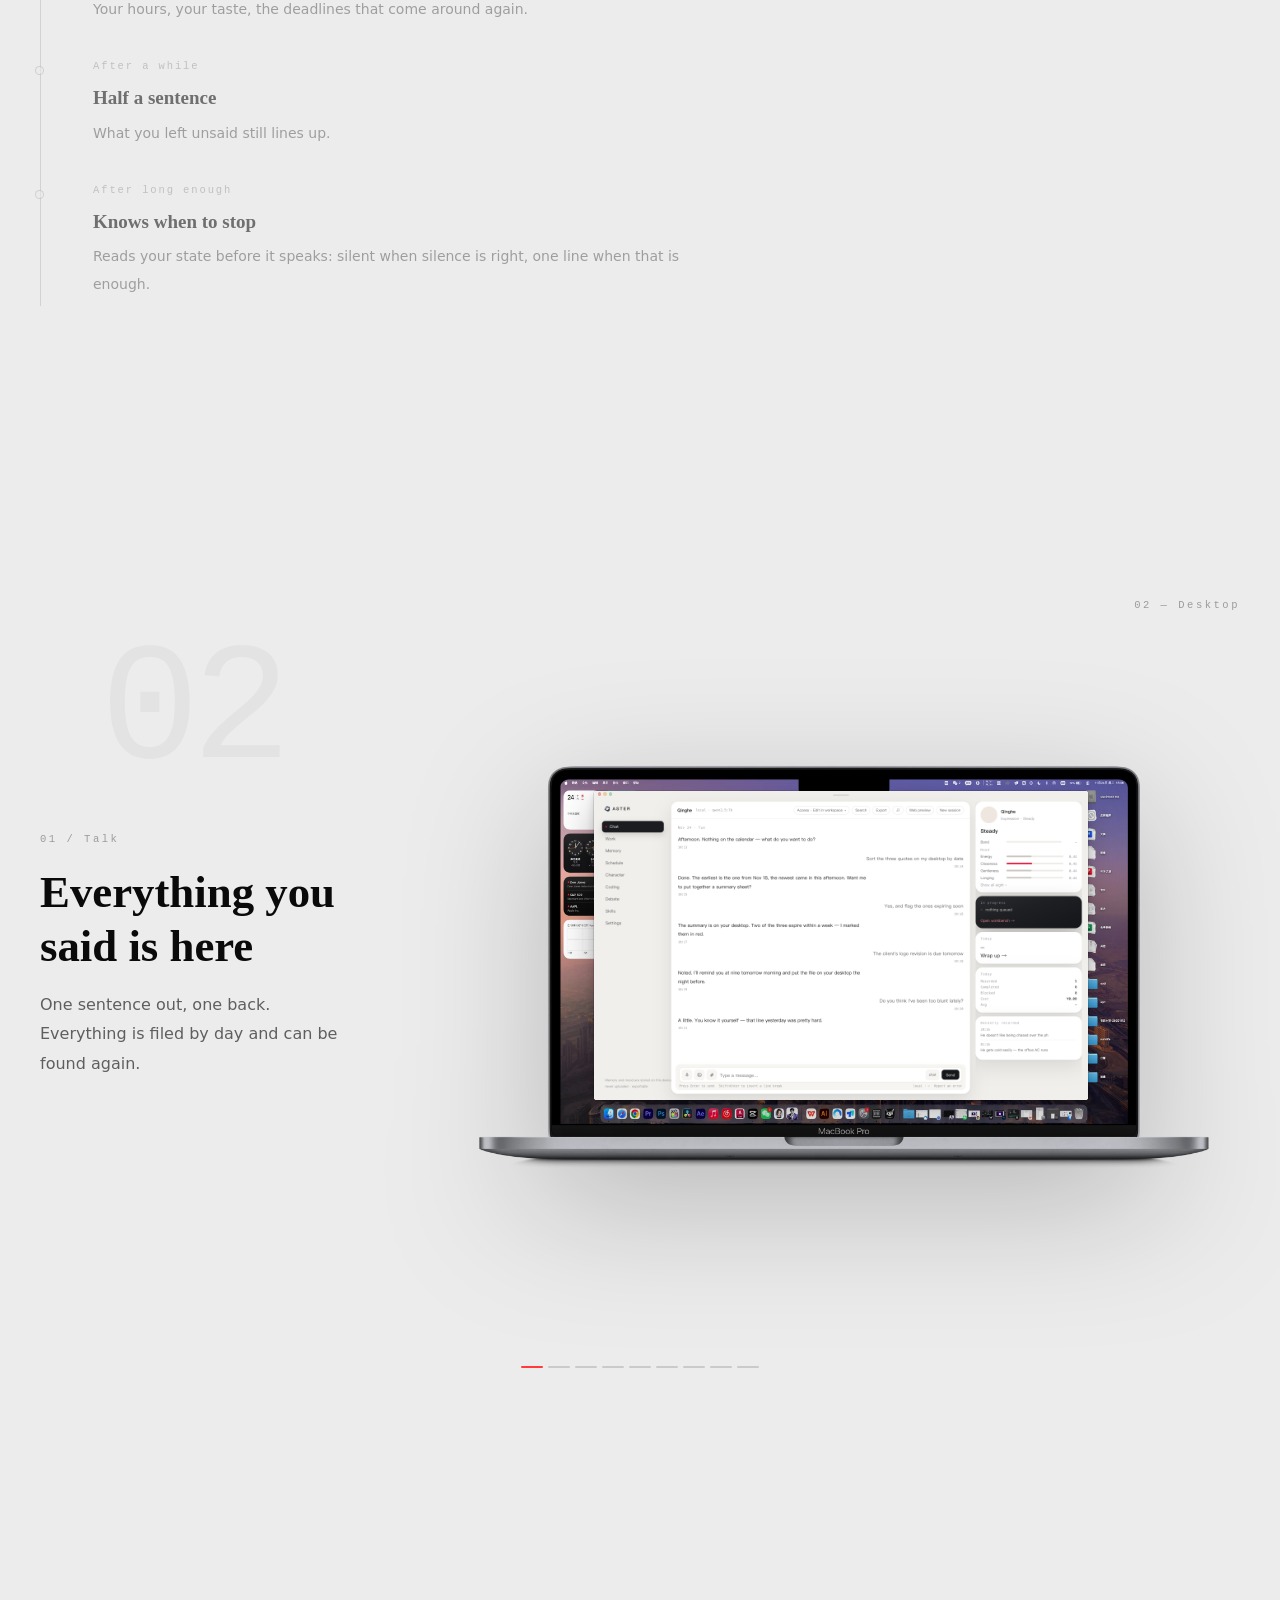
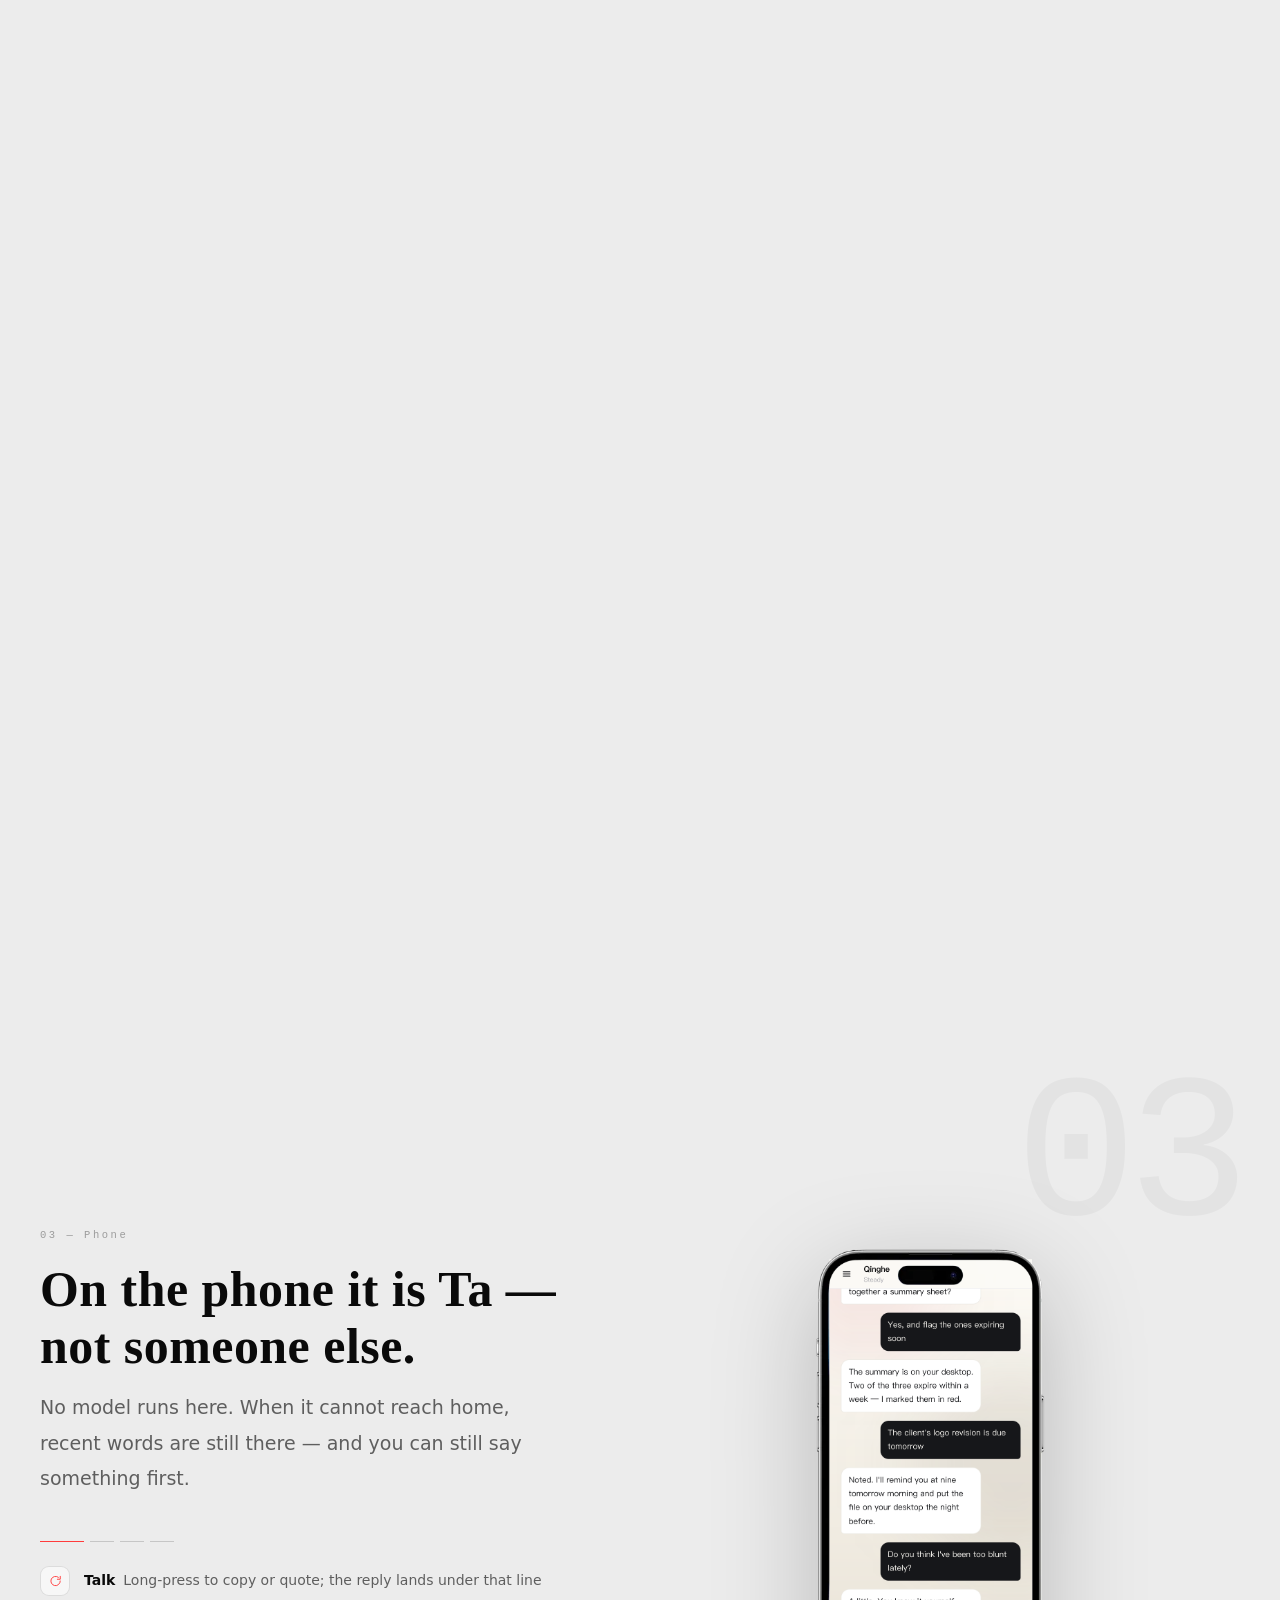
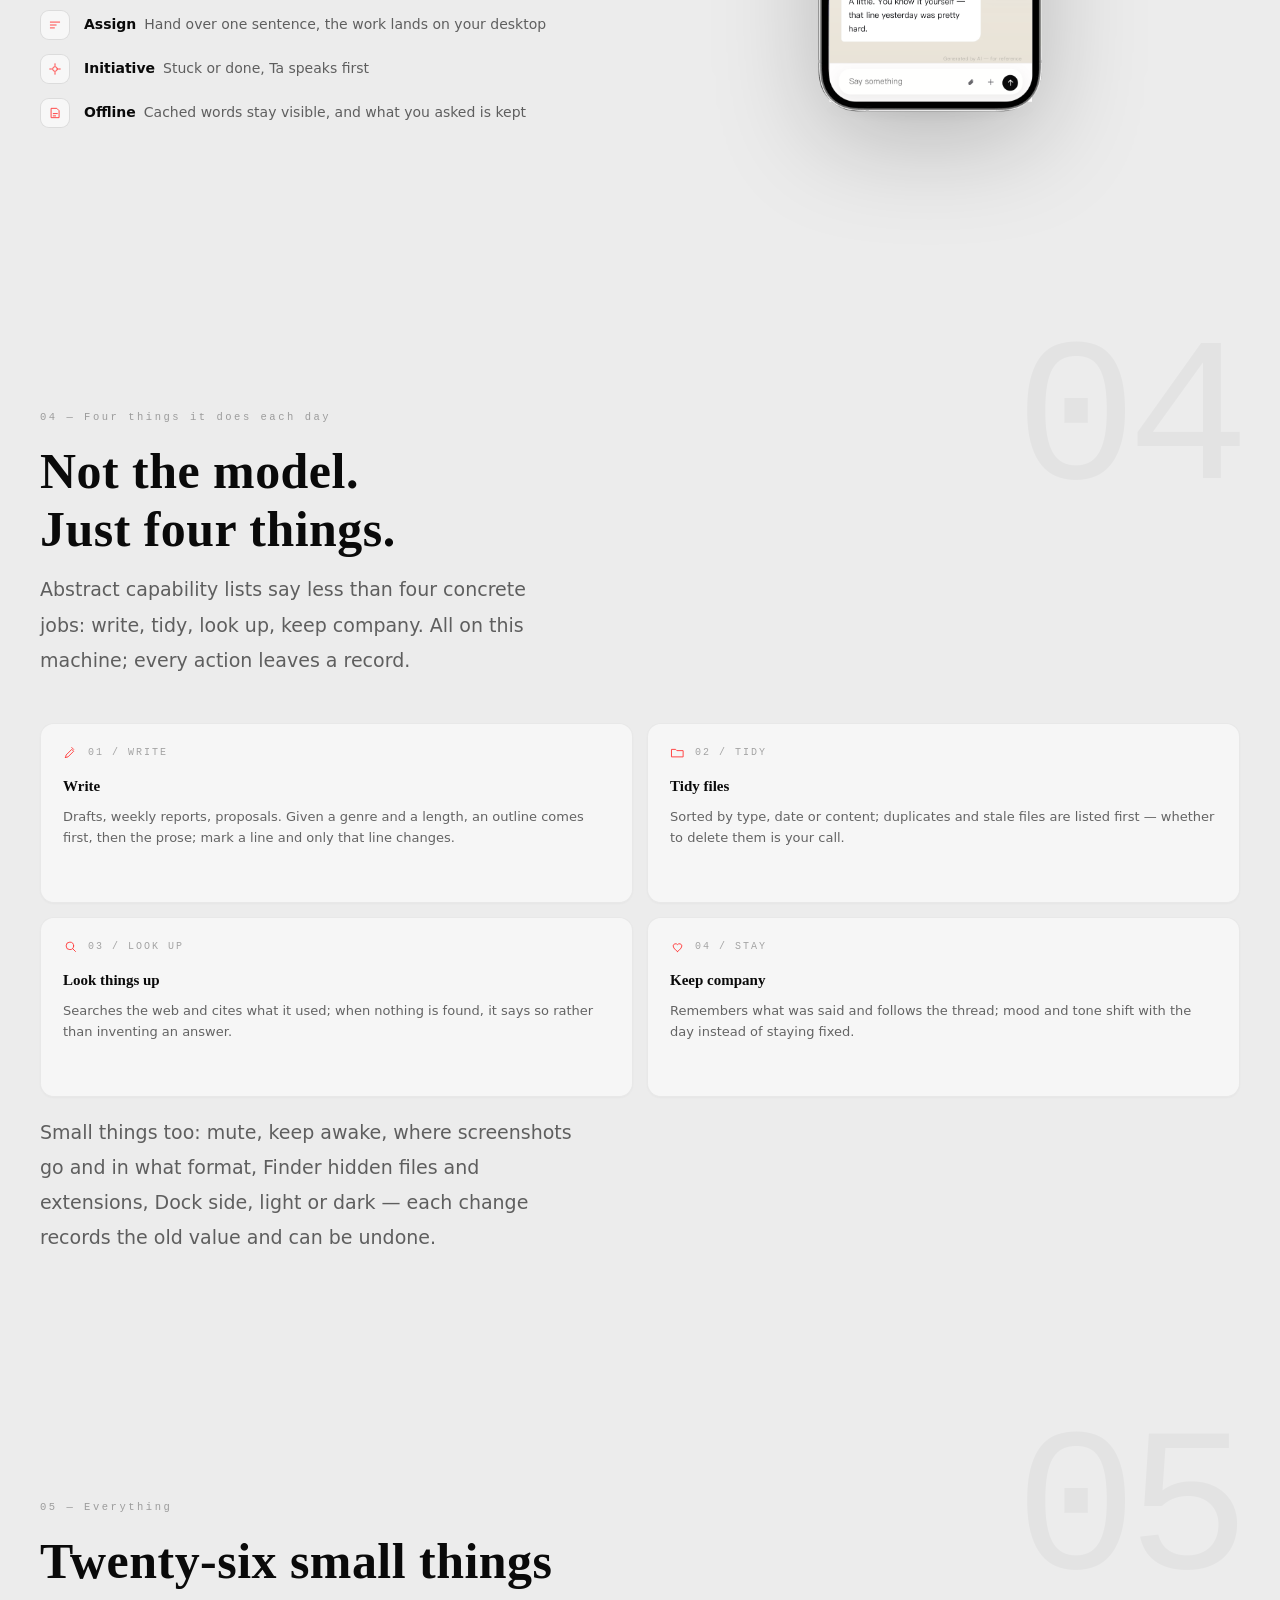
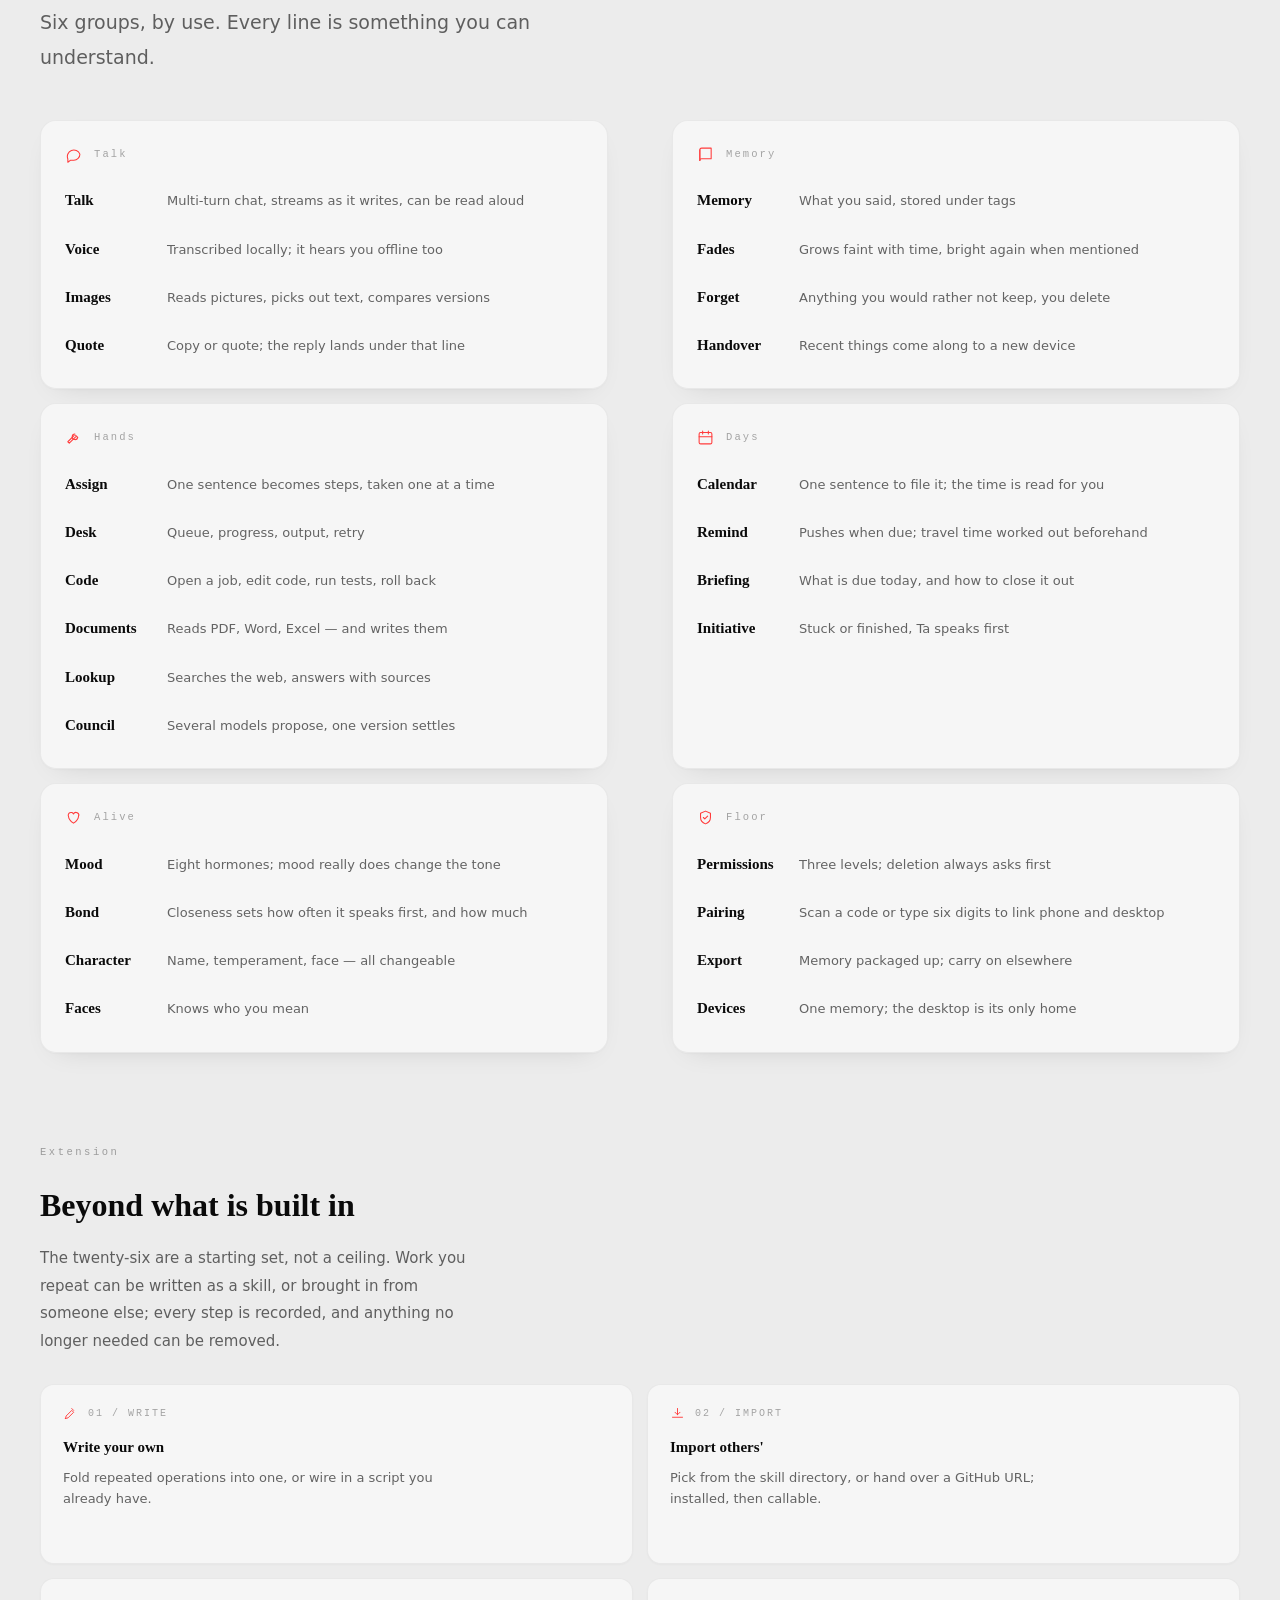
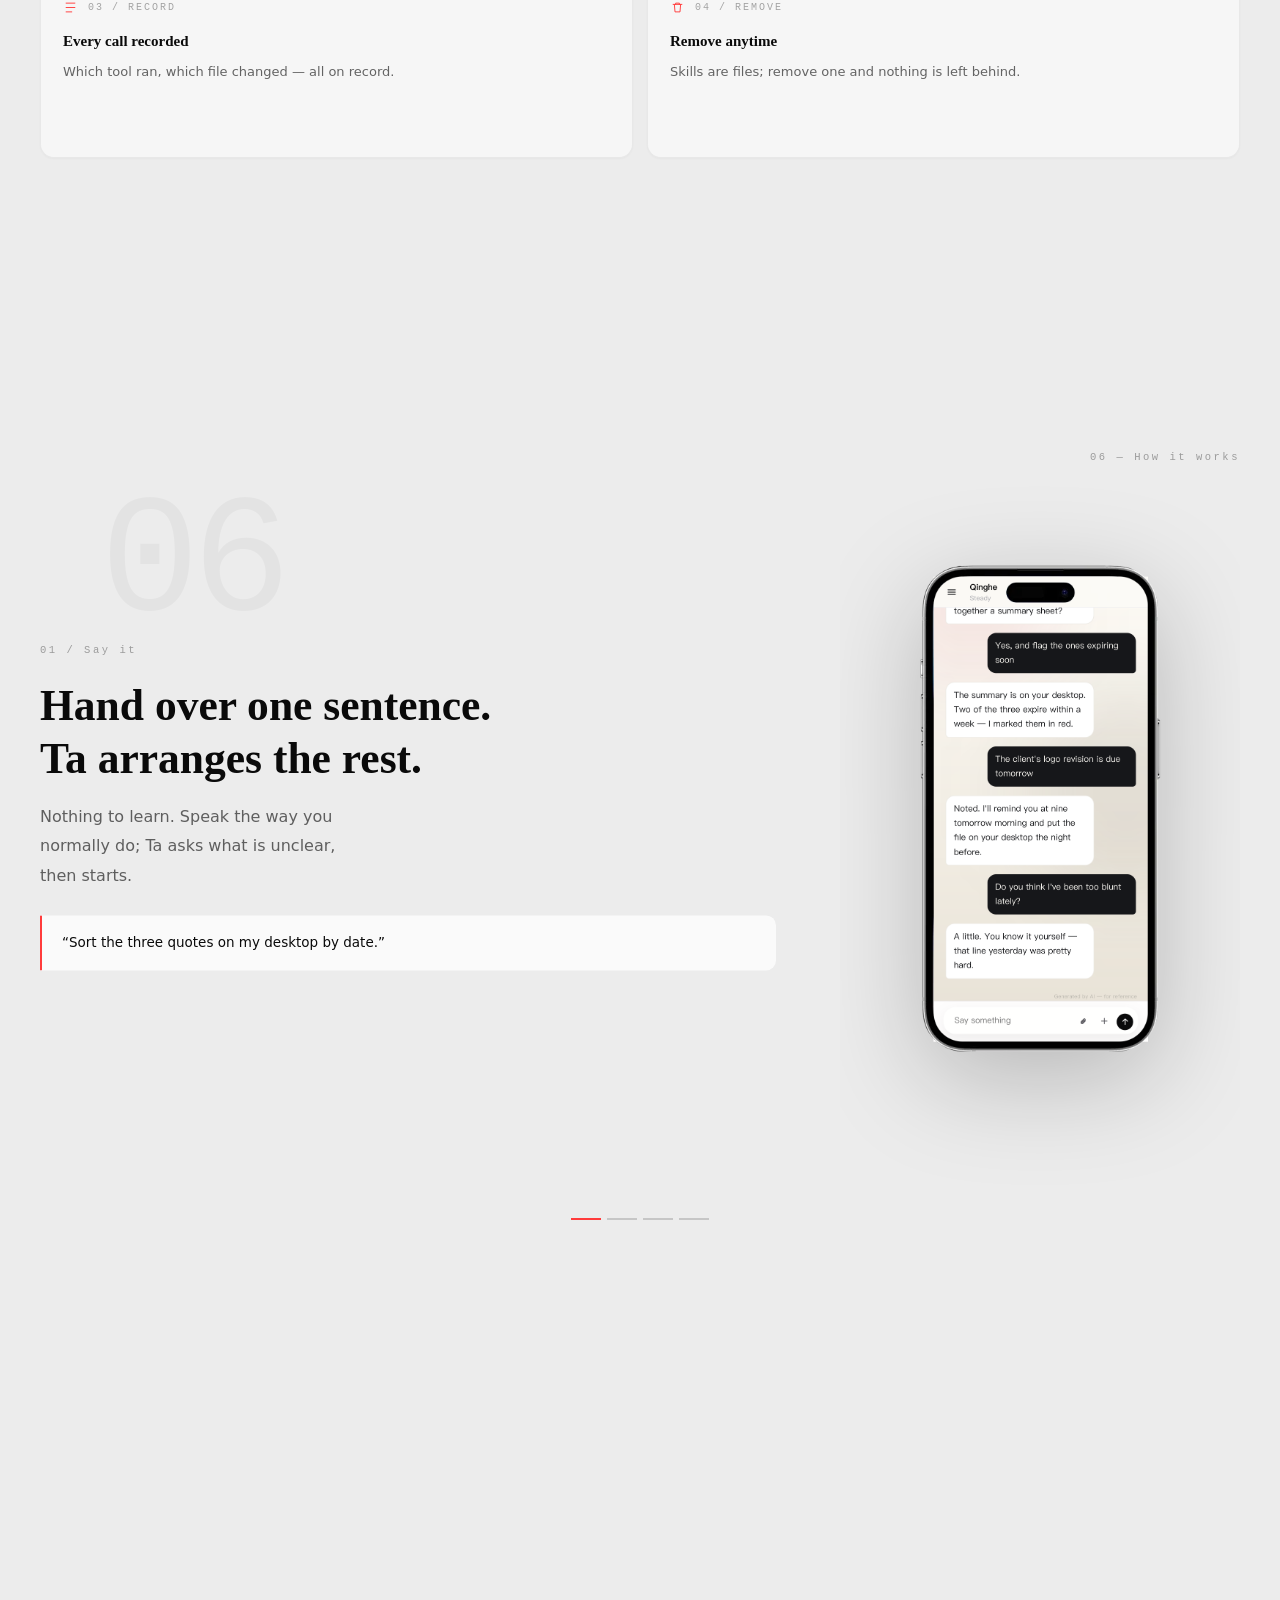
<file: en.html>
<!doctype html>
<html lang="en">
<head>
<script>document.documentElement.className+=" js";</script>
<meta charset="utf-8">
<meta name="viewport" content="width=device-width,initial-scale=1,viewport-fit=cover">
<meta http-equiv="Cache-Control" content="no-store, no-cache, must-revalidate">
<meta http-equiv="Pragma" content="no-cache">
<meta name="build" content="2026-11-25-a">
<title>Aster — a digital being that remembers</title>
<meta name="description" content="Aster 住在你的电脑里。说过的话、做过的活，All local。">
<link rel="icon" href="assets/mascot-clean.png">
<style>
/* ══════════ tokens ══════════ */
:root{
  --bg:#ECECEC; --bg-soft:#E4E4E4; --line:rgba(0,0,0,.11);
  --fg:#0A0A0A; --fg2:rgba(0,0,0,.60); --fg3:rgba(0,0,0,.34);
  --red:#FF3B3B; --red-soft:rgba(255,59,59,.10);
  --serif:"Songti SC","Source Han Serif SC","Noto Serif CJK SC",serif;
  --sans:"PingFang SC","Source Han Sans SC","Microsoft YaHei",system-ui,sans-serif;
  --mono:"SF Mono",ui-monospace,Menlo,monospace;
  --pad:clamp(20px,5vw,64px);
}
*,*::before,*::after{box-sizing:border-box}
html{-webkit-text-size-adjust:100%}
body{
  margin:0;background:var(--bg);color:var(--fg);font:16px/1.75 var(--sans);
  -webkit-font-smoothing:antialiased;overflow-x:hidden;cursor:none;
}
@media(pointer:coarse){body{cursor:auto}}
a{color:inherit;text-decoration:none}
img{display:block;max-width:100%}
::selection{background:rgba(255,73,73,.3)}
.wrap{width:100%;max-width:1280px;margin:0 auto;padding:0 var(--pad)}
.mono{font-family:var(--mono);font-variant-numeric:tabular-nums}
.serif{font-family:var(--serif);font-weight:600}

/* 背景：三层光 + 细网格 */
.back{position:fixed;inset:0;z-index:0;pointer-events:none;
  background:
    radial-gradient(900px 620px at 78% -6%, rgba(255,59,59,.10), transparent 62%),
    radial-gradient(760px 520px at 4% 24%, rgba(90,100,220,.06), transparent 64%),
    radial-gradient(700px 500px at 50% 112%, rgba(255,59,59,.05), transparent 66%);
}
.grain{position:fixed;inset:0;z-index:1;pointer-events:none;opacity:.5;
  background-image:radial-gradient(rgba(0,0,0,.05) 1px, transparent 1px);
  background-size:3px 3px}
.grid{position:fixed;inset:0;z-index:0;pointer-events:none;opacity:.45;
  background-image:linear-gradient(rgba(0,0,0,.028) 1px,transparent 1px),
                   linear-gradient(90deg,rgba(0,0,0,.028) 1px,transparent 1px);
  background-size:80px 80px;
  -webkit-mask-image:radial-gradient(circle at 50% 24%,#000 0%,transparent 76%);
  mask-image:radial-gradient(circle at 50% 24%,#000 0%,transparent 76%)}
main,header,footer{position:relative;z-index:2}

/* 光标 */
#dot,#ring{position:fixed;left:0;top:0;border-radius:50%;pointer-events:none;z-index:90;
  transform:translate(-50%,-50%);will-change:transform}
#dot{width:6px;height:6px;background:#111}
#ring{width:30px;height:30px;border:1px solid rgba(0,0,0,.30);
  transition:width .3s cubic-bezier(.22,.7,.3,1),height .3s cubic-bezier(.22,.7,.3,1),border-color .3s,background .3s}
body.hot #ring{width:64px;height:64px;border-color:rgba(255,59,59,.9);background:rgba(255,59,59,.07)}
@media(pointer:coarse){#dot,#ring{display:none}}

/* 进度条 */
#bar{position:fixed;left:0;top:0;height:1.5px;width:0;background:var(--red);z-index:95;
  transition:width .1s linear}

/* ══════════ 顶栏 ══════════ */
.top{position:fixed;inset:0 0 auto;z-index:80;height:72px;display:flex;align-items:center;
  border-bottom:1px solid transparent;transition:background .4s,border-color .4s}
.top.on{background:rgba(236,236,236,.78);backdrop-filter:blur(20px);border-bottom-color:var(--line)}
.top .wrap{display:flex;align-items:center;justify-content:space-between}
.logo{display:flex;align-items:center;gap:9px;font-size:15px;font-weight:600;letter-spacing:.01em}
.logo svg{width:15px;height:15px;fill:var(--red)}
.top nav{display:flex;gap:30px}
.top nav a{font-size:12.5px;color:var(--fg2);letter-spacing:.04em;position:relative;transition:color .3s}
.top nav a::after{content:"";position:absolute;left:0;right:100%;bottom:-4px;height:1px;background:var(--red);
  transition:right .35s cubic-bezier(.22,.7,.3,1)}
.top nav a:hover{color:var(--fg)}
.top nav a:hover::after{right:0}
@media(max-width:900px){.top nav{display:none}}

/* ══════════ 首屏 ══════════ */
.hero{padding:clamp(120px,16vh,190px) 0 clamp(60px,10vh,110px);min-height:100vh;display:flex;align-items:center}
.hero .wrap{display:grid;grid-template-columns:1.06fr .94fr;gap:clamp(20px,3vw,48px);align-items:center}
.tag{display:inline-flex;align-items:center;gap:12px;font-family:var(--mono);font-size:10.5px;
  letter-spacing:.26em;color:var(--fg3);margin-bottom:clamp(20px,3vh,34px)}
.tag i{display:block;width:28px;height:1px;background:var(--red)}
h1{font-family:var(--serif);font-weight:600;font-size:clamp(36px,5.2vw,74px);line-height:1.08;
  letter-spacing:.005em;margin:0 0 clamp(18px,2.6vh,30px);text-wrap:balance}
h1 em{font-style:normal;color:var(--red)}
.hero p{color:var(--fg2);font-size:clamp(14.5px,1.3vw,17px);line-height:1.85;
  max-width:36ch;margin:0 0 clamp(26px,3.6vh,40px)}
.acts{display:flex;gap:12px;flex-wrap:wrap;align-items:center}
.btn{display:inline-flex;align-items:center;gap:10px;height:50px;padding:0 28px;border-radius:99px;
  font-size:13.5px;letter-spacing:.05em;position:relative;overflow:hidden;
  transition:transform .3s cubic-bezier(.22,.7,.3,1),color .3s}
.btn span{position:relative;z-index:1}
.btn.p{background:#0A0A0A;color:#fff}
.btn.p::before{content:"";position:absolute;inset:0;background:var(--red);transform:translateY(101%);
  transition:transform .45s cubic-bezier(.22,.7,.3,1)}
.btn.p:hover::before{transform:translateY(0)}
.btn.p:hover{color:#fff}
.btn.g{border:1px solid rgba(0,0,0,.18);color:var(--fg)}
.btn.g:hover{border-color:rgba(0,0,0,.45)}
.hint{margin-top:clamp(22px,3vh,34px);font-family:var(--mono);font-size:10.5px;
  letter-spacing:.16em;color:var(--fg3)}

/* 吉祥物舞台：多层视差 */
.stage{position:relative;height:min(62vh,540px);display:grid;place-items:center;overflow:hidden}
.stage::before{content:"";position:absolute;width:74%;aspect-ratio:1;border-radius:50%;
  background:radial-gradient(circle at 50% 42%, #F7F7F7 0%, #E6E6E6 62%, rgba(230,230,230,0) 72%);
  box-shadow:inset 0 1px 0 rgba(255,255,255,.9)}
.layer{position:absolute;inset:0;display:grid;place-items:center;will-change:transform}
.halo{width:76%;aspect-ratio:1;border-radius:50%;
  background:radial-gradient(circle,rgba(255,73,73,.26),transparent 66%);filter:blur(18px)}
.ring1{width:74%;aspect-ratio:1;border-radius:50%;border:1px solid rgba(255,255,255,.06)}
.ring2{width:92%;aspect-ratio:1;border-radius:50%;border:1px solid rgba(255,255,255,.032)}
.mascot{width:min(86%,430px);aspect-ratio:1;background:url(assets/mascot-light.png) center/contain no-repeat;
  animation:float 6.6s ease-in-out infinite;
  -webkit-mask-image:linear-gradient(to bottom,#000 86%,rgba(0,0,0,0) 100%);
  mask-image:linear-gradient(to bottom,#000 86%,rgba(0,0,0,0) 100%)}
@keyframes float{0%,100%{transform:translateY(0)}50%{transform:translateY(-12px)}}
.bub{position:absolute;padding:8px 15px;border-radius:99px;background:rgba(255,255,255,.86);
  border:1px solid rgba(0,0,0,.07);color:#3A3A3A;font-size:11.5px;white-space:nowrap;
  backdrop-filter:blur(12px);box-shadow:0 10px 26px rgba(0,0,0,.10);z-index:3}
.bub.a{left:0;top:9%}
.bub.b{right:-2%;top:47%}
.bub.c{left:3%;bottom:13%}
@media(max-width:900px){
  .hero{padding:110px 0 50px;min-height:auto}
  .hero .wrap{grid-template-columns:1fr;gap:16px}
  .stage{height:min(46vh,340px);order:-1;overflow:visible}
  .mascot{width:min(68%,250px)}
  .bub{font-size:10.5px;padding:6px 11px}
  .bub.a{left:0;top:6%}.bub.b{right:0;top:52%}.bub.c{display:none}
}

/* ══════════ 跑马灯 ══════════ */
.marquee{border-top:1px solid var(--line);border-bottom:1px solid var(--line);
  padding:22px 0;overflow:hidden;display:flex;gap:0}
.marquee .track{display:flex;gap:56px;white-space:nowrap;animation:mv 42s linear infinite;will-change:transform}
.marquee .track span{font-family:var(--serif);font-size:clamp(18px,2.2vw,30px);color:var(--fg3);letter-spacing:.04em}
.marquee .track span b{color:var(--red);font-weight:400}
@keyframes mv{to{transform:translateX(-50%)}}

/* ══════════ 通用段落 ══════════ */
section{padding:clamp(70px,11vh,130px) 0;position:relative}
h2{font-family:var(--serif);font-weight:600;font-size:clamp(26px,3.6vw,50px);line-height:1.16;
  margin:0 0 14px;letter-spacing:.01em;position:relative;z-index:1}
.sec{position:relative}
.sec::before{content:attr(data-no);position:absolute;right:var(--pad);top:.06em;
  font-family:var(--mono);font-size:clamp(90px,16vw,220px);font-weight:500;letter-spacing:-.05em;
  color:rgba(0,0,0,.035);line-height:1;pointer-events:none;z-index:0}
.lead{color:var(--fg2);font-size:clamp(14px,1.25vw,16.5px);line-height:1.85;max-width:44ch;
  margin:0 0 clamp(30px,5vh,54px)}
.kicker{font-family:var(--mono);font-size:10.5px;letter-spacing:.24em;color:var(--fg3);margin-bottom:16px}

/* 揭示：clip 擦出 */
html.js .rv{opacity:0;transform:translateY(26px);
  transition:opacity .9s cubic-bezier(.22,.7,.3,1),transform .9s cubic-bezier(.22,.7,.3,1)}
html.js .rv.on{opacity:1;transform:none}
h1 .ln,h2 .ln{display:block;overflow:hidden}
h1 .ln>i,h2 .ln>i{display:block;font-style:normal;transform:none;}
  transition:transform 1.1s cubic-bezier(.19,1,.22,1)}
html.js h1 .ln>i,html.js h2 .ln>i{transform:translateY(110%)}
html.js .on h1 .ln>i,html.js .on h2 .ln>i,html.js h1.on .ln>i,html.js h2.on .ln>i{transform:none}

/* ══════════ Desktop窗口 ══════════ */
.macw{position:relative;width:100%;aspect-ratio:2730/1535;opacity:0;transform:perspective(1800px) rotateX(6deg);
  transform-origin:50% 0;transition:transform 1.1s cubic-bezier(.19,1,.22,1),opacity .9s;
  filter:drop-shadow(0 40px 70px rgba(0,0,0,.22))}
.macw.on{opacity:1;transform:none}
.macw .mac{width:100%;display:block}
.macw .appwin{position:absolute;left:18.4%;top:13.4%;width:62.4%;height:69.4%;
  border-radius:3px;overflow:hidden;background:#fff;
  box-shadow:0 16px 40px rgba(0,0,0,.30), 0 3px 8px rgba(0,0,0,.16), 0 0 0 .5px rgba(0,0,0,.20)}
/* 没有标题栏：三个圆点直接浮在页面上 */
.macw .appbar{position:absolute;left:4px;top:1px;z-index:3;display:flex;gap:2px;
  pointer-events:none;mix-blend-mode:normal}
.macw .appbar i{width:3.4px;height:3.4px;border-radius:50%;background:#E5A39F}
.macw .appbar i:nth-child(1){background:#E5A39F}
.macw .appbar i:nth-child(2){background:#E6D2A0}
.macw .appbar i:nth-child(3){background:#A6D6B6}
.macw .appbody{position:absolute;inset:0;background:#fff;overflow:hidden}
.macw .shot{position:absolute;left:0;top:0;width:100%;height:100%;object-fit:cover;object-position:top left;
  opacity:0;transition:opacity .6s}
.macw .shot.on{opacity:1}

.win .bar{height:38px;display:flex;align-items:center;gap:7px;padding:0 16px;background:#F4F4F4;
  border-bottom:1px solid rgba(0,0,0,.08)}
.win .bar i{width:9px;height:9px;border-radius:50%;background:#D2D2D2}
.win .bar i:nth-child(1){background:#E8A9A6}
.win .bar i:nth-child(2){background:#EBD9A5}
.win .bar i:nth-child(3){background:#A9DEC0}
.win .bar b{margin-left:12px;font-weight:400;font-family:var(--mono);font-size:10.5px;
  letter-spacing:.1em;color:var(--fg3)}
.shots{position:relative;aspect-ratio:2560/1720;background:#fff}
.shots img{position:absolute;inset:0;width:100%;height:100%;object-fit:cover;opacity:0;
  transform:scale(1.015);transition:opacity .7s,transform .9s cubic-bezier(.22,.7,.3,1)}
.shots img.on{opacity:1;transform:none}
.wtabs{display:flex;gap:6px;margin-top:20px;flex-wrap:wrap}
.wtabs button{appearance:none;background:none;border:1px solid rgba(0,0,0,.14);
  color:var(--fg3);font-size:12px;padding:7px 15px;border-radius:99px;cursor:none;
  transition:color .3s,border-color .3s,background .3s}
.wtabs button.on{color:var(--fg);border-color:#0A0A0A;background:rgba(0,0,0,.04)}
.wtabs button:hover{color:var(--fg)}
.wnote{display:flex;justify-content:space-between;gap:16px;margin-top:18px;flex-wrap:wrap;
  font-family:var(--mono);font-size:10.5px;letter-spacing:.1em;color:var(--fg3)}


@media(max-width:900px){
  .macw .appbar{left:4px;top:4px;gap:1.5px}
  .macw .appbar i{width:2.4px;height:2.4px}
}

/* ══════════ 手机 ══════════ */
.phone{display:grid;grid-template-columns:.92fr 1.08fr;gap:clamp(24px,4vw,56px);align-items:center}
.devwrap{position:relative;height:min(74vh,680px);display:grid;place-items:center;overflow:visible}
.devwrap::after{content:"";position:absolute;bottom:14%;width:38%;height:14px;border-radius:50%;
  background:radial-gradient(ellipse, rgba(0,0,0,.10), rgba(0,0,0,0) 74%);filter:blur(6px);z-index:1}
.dev{position:absolute;width:300px;aspect-ratio:658/827;background:transparent;transform-origin:center center;z-index:2;
  opacity:0;transform:translateY(30px) scale(1.5);
  transition:opacity .25s,transform .5s cubic-bezier(.22,.7,.3,1);
  filter:drop-shadow(0 18px 34px rgba(0,0,0,.22))}
.dev .bez{position:relative;z-index:2;width:100%;display:block;pointer-events:none}
.dev .scr{position:absolute;left:27.51%;top:11.49%;width:45.14%;height:78.11%;
  object-fit:fill;border-radius:0;z-index:1;background:#FBFAF7}
.dev.on{opacity:1;transform:scale(1.5)}


.pbar{display:flex;gap:6px;margin:26px 0 26px}
.pbar i{width:24px;height:1.5px;background:rgba(0,0,0,.16);cursor:none;transition:width .3s,background .3s}
.pbar i.on{width:44px;background:var(--red)}
.plist{display:grid;gap:16px}
.pitem{display:flex;gap:14px;align-items:flex-start;color:var(--fg2);font-size:14px}
.pitem b{color:var(--fg);font-weight:600;margin-right:8px}
.pitem .ic{flex:none;width:30px;height:30px;border-radius:9px;border:1px solid var(--line);background:rgba(255,255,255,.6);
  display:grid;place-items:center;margin-top:-2px}
.pitem .ic svg{width:14px;height:14px;stroke:var(--red);fill:none;stroke-width:1.6;
  stroke-linecap:round;stroke-linejoin:round}
@media(max-width:900px){
  .phone{grid-template-columns:1fr;gap:32px}
  .devwrap{height:min(58vh,470px);overflow:visible}
  .dev{width:250px}
  .dev{transform:translateY(30px) scale(1.5)}
  .dev.on{transform:scale(1.5)}
}

/* ══════════ Features总览 ══════════ */
.fgrid{display:grid;grid-template-columns:repeat(2,1fr);gap:0 clamp(30px,5vw,80px)}
.fgroup{background:rgba(255,255,255,.55);border:1px solid rgba(0,0,0,.06);border-radius:16px;
  padding:24px 24px 26px;margin-bottom:14px;
  box-shadow:0 1px 2px rgba(0,0,0,.03), 0 10px 28px -18px rgba(0,0,0,.18);
  transition:background .35s,box-shadow .35s,transform .35s}
.fgroup:hover{background:#fff;box-shadow:0 2px 4px rgba(0,0,0,.04), 0 22px 50px -26px rgba(0,0,0,.26)}
.fgroup-h{display:flex;align-items:center;gap:12px;margin-bottom:20px}
.fgroup-h svg{width:17px;height:17px;stroke:var(--red);fill:none;stroke-width:1.5;
  stroke-linecap:round;stroke-linejoin:round}
.fgroup-h span{font-family:var(--mono);font-size:10.5px;letter-spacing:.2em;color:var(--fg3)}
.flist{display:grid;gap:14px}
.fi{display:grid;grid-template-columns:88px 1fr;gap:14px;align-items:baseline;
  padding:4px 0;transition:transform .4s cubic-bezier(.22,.7,.3,1),opacity .3s}
.fi b{font-family:var(--serif);font-size:15px;font-weight:600}
.fi span{color:var(--fg2);font-size:13px;line-height:1.65}
.fi:hover{transform:translateX(6px)}
.fi:hover b{color:var(--red)}
@media(max-width:900px){
  .fgrid{grid-template-columns:1fr}
  .fi{grid-template-columns:78px 1fr}
}

/* ══════════ 叙事 ══════════ */
.story{position:relative}
.pin{position:sticky;top:0;height:100vh;display:grid;grid-template-columns:minmax(0,1fr) 380px;max-width:1160px;margin:0 auto;padding:0 var(--pad);
  align-items:center;overflow:hidden;max-width:1120px;margin:0 auto;padding:0 var(--pad);
  gap:clamp(28px,5vw,72px)}
.scopy{position:relative;width:100%;min-height:340px}
.step{position:absolute;left:0;right:0;top:50%;transform:translateY(-50%);
  opacity:0;pointer-events:none;transition:opacity .6s}
.step.on{opacity:1;pointer-events:auto}
.step .n{font-family:var(--mono);font-size:10.5px;letter-spacing:.24em;color:var(--fg3);margin-bottom:20px}
.step h3{font-family:var(--serif);font-weight:600;font-size:clamp(26px,3.4vw,46px);
  line-height:1.2;margin:0 0 18px}
.step p{color:var(--fg2);font-size:clamp(14px,1.3vw,16px);line-height:1.85;max-width:30ch;margin:0}
.step .say{margin-top:24px;padding:16px 20px;border-left:2px solid var(--red);
  background:rgba(255,255,255,.75);border-radius:0 10px 10px 0;font-size:13.5px;color:var(--fg)}
.svis{position:relative;height:100vh;display:grid;place-items:center;overflow:hidden}
.svis .dev{position:absolute;width:316px}
.sprog{position:absolute;left:50%;bottom:4vh;transform:translateX(-50%);display:flex;gap:6px;z-index:4}
.sprog i{width:30px;height:1.5px;background:rgba(0,0,0,.16);cursor:none}
.sprog i.on{background:var(--red)}
@media(min-width:901px){.story{height:400vh}}
@media(max-width:900px){
  .pin{position:static;height:auto;grid-template-columns:1fr;gap:8px;overflow:visible}
  /* 手机：四幕依次排开，不做滚动切换，也不再裁切 */
  .svis{order:-1;height:auto;overflow:visible;display:grid;place-items:center;padding:0 0 26px}
  .svis .dev{position:absolute;width:330px}
  .svis{position:relative;min-height:440px}
  .svis .dev:not(:first-child){display:none}
  .svis .dev:first-child{position:relative;opacity:1;transform:none}
  .step{position:relative;left:auto;right:auto;top:auto;transform:none;display:block;opacity:1;
    pointer-events:auto;padding:22px 0;border-top:1px solid var(--line)}
  .step:first-child{border-top:0}
  .step h3{font-size:24px;margin-bottom:10px}
  .step p{max-width:none}
  .step .say{margin-top:16px}
  .sprog{display:none}
}

/* ══════════ 数字 ══════════ */
.facts{border-top:1px solid var(--line)}
.facts .row{display:grid;grid-template-columns:repeat(4,1fr);gap:clamp(16px,3vw,40px);
  padding-top:clamp(40px,7vh,72px);padding-bottom:clamp(40px,7vh,72px)}
.fact b{display:block;font-family:var(--mono);font-size:clamp(44px,6vw,84px);font-weight:500;
  letter-spacing:-.03em;line-height:1;margin-bottom:12px}
.fact span{font-size:12px;color:var(--fg3);letter-spacing:.04em}
@media(max-width:900px){
  .facts .row{grid-template-columns:1fr;gap:26px}
  .fact b{font-size:46px}
}

/* ══════════ Download ══════════ */
.dl{display:grid;grid-template-columns:repeat(4,1fr);gap:12px}
.dl a{border:1px solid var(--line);border-radius:14px;padding:22px 20px;background:rgba(255,255,255,.55);
  transition:border-color .35s,transform .35s cubic-bezier(.22,.7,.3,1),background .35s;position:relative;overflow:hidden}
.dl a::after{content:"";position:absolute;inset:auto 0 0;height:1px;background:var(--red);
  transform:scaleX(0);transform-origin:left;transition:transform .45s cubic-bezier(.22,.7,.3,1)}
.dl a:hover{border-color:rgba(0,0,0,.22);transform:translateY(-3px);background:#fff}
.dl a:hover::after{transform:scaleX(1)}
.dl h3{margin:0 0 8px;font-size:14.5px;font-weight:600;display:flex;align-items:center;gap:8px}
.dl h3 em{font-style:normal;font-family:var(--mono);font-size:9.5px;letter-spacing:.1em;
  color:var(--red);border:1px solid rgba(255,59,59,.34);padding:2px 6px;border-radius:4px}
.dl span{font-family:var(--mono);font-size:10.5px;letter-spacing:.1em;color:var(--fg3)}
@media(max-width:900px){.dl{grid-template-columns:1fr 1fr;gap:10px}}

/* ══════════ 页脚 ══════════ */
footer{border-top:1px solid var(--line);padding:clamp(40px,7vh,72px) 0 clamp(50px,9vh,90px)}
footer .top-row{display:flex;justify-content:space-between;gap:30px;flex-wrap:wrap;margin-bottom:40px}
footer .mark{display:flex;align-items:center;gap:9px;font-size:14px;font-weight:600}
footer .mark svg{width:13px;height:13px;fill:var(--red)}
footer nav{display:flex;gap:24px;flex-wrap:wrap;font-size:12.5px;color:var(--fg3)}
footer nav a:hover{color:var(--fg)}
footer .last{display:flex;justify-content:space-between;gap:20px;flex-wrap:wrap;
  font-family:var(--mono);font-size:10.5px;letter-spacing:.1em;color:var(--fg3)}
@media(prefers-reduced-motion:reduce){*{animation:none!important;transition:none!important}}

/* 会长：时间轴 + Extension */
.timeline{position:relative;margin:10px 0 0;padding-left:26px;border-left:1px solid var(--line)}
.tl{position:relative;padding:0 0 34px 26px}
.tl::before{content:"";position:absolute;left:-32px;top:9px;width:9px;height:9px;border-radius:50%;
  background:var(--bg);border:1px solid rgba(0,0,0,.28)}
.tl:first-child::before{background:var(--red);border-color:var(--red)}
.tl-d{font-family:var(--mono);font-size:10.5px;letter-spacing:.18em;color:var(--fg3);margin-bottom:6px}
.tl-c b{display:block;font-family:var(--serif);font-size:19px;font-weight:600;margin-bottom:4px}
.tl-c span{color:var(--fg2);font-size:14px;line-height:1.75}
.ext{margin-top:76px}
.ext h3{font-family:var(--serif);font-weight:600;font-size:clamp(22px,2.6vw,32px);margin:0 0 12px}
.ext h3 em{font-style:normal;color:var(--red)}
.ext p{color:var(--fg2);font-size:15px;line-height:1.85;max-width:46ch;margin:0 0 28px}
.ext-grid{display:grid;grid-template-columns:repeat(2,1fr);gap:14px}
.ext-i{background:rgba(255,255,255,.55);border:1px solid rgba(0,0,0,.06);border-radius:12px;padding:18px 20px}
.ext-i b{display:block;font-size:14.5px;font-weight:600;margin-bottom:5px}
.ext-i span{color:var(--fg2);font-size:13px;line-height:1.7}
@media(max-width:900px){
  .timeline{padding-left:18px}
  .tl{padding:0 0 26px 18px}
  .tl::before{left:-23px}
  .ext{margin-top:56px}
  .ext-grid{grid-template-columns:1fr}
}

/* How it works：节首 */
.story-head{position:absolute;top:92px;left:0;right:0;z-index:4;pointer-events:none;
  width:100%;padding:0 var(--pad);text-align:right}
@media(min-width:901px){.story-head h2,.story-head .lead{display:none}}
@media(max-width:900px){
  .story-head{position:static;order:-2;padding:0 var(--pad) 6px;pointer-events:auto;text-align:left}
  .story-head h2{display:block;font-size:30px;margin-bottom:12px}
  .story-head .lead{display:block;margin-bottom:18px}
}

/* How it works：角落大号水印数字（与其它节一致） */
.story-wm{position:absolute;left:calc(50% - 580px + var(--pad));top:14vh;z-index:0;pointer-events:none;
  font-family:var(--mono);font-size:clamp(90px,13vw,190px);font-weight:500;
  letter-spacing:-.05em;line-height:1;color:rgba(0,0,0,.035)}
@media(max-width:900px){.story-wm{display:none}}

/* Desktop：滚动驱动（与「How it works」同一套手感） */
.dstory{position:relative}
.dpin{position:sticky;top:0;height:100vh;display:grid;grid-template-columns:minmax(240px,320px) minmax(0,1fr);
  align-items:center;gap:clamp(20px,3vw,48px);max-width:1420px;margin:0 auto;padding:0 var(--pad);
  overflow:hidden}
.dcopy{position:relative;min-height:300px;width:100%}
.dstep{position:absolute;left:0;right:0;top:50%;transform:translateY(-50%);opacity:0;
  pointer-events:none;transition:opacity .5s}
.dstep.on{opacity:1;pointer-events:auto}
.dstep .n{font-family:var(--mono);font-size:10.5px;letter-spacing:.24em;color:var(--fg3);margin-bottom:16px}
.dstep h3{font-family:var(--serif);font-weight:600;font-size:clamp(24px,3.2vw,44px);line-height:1.22;margin:0 0 16px}
.dstep p{color:var(--fg2);font-size:clamp(14px,1.3vw,16px);line-height:1.85;max-width:30ch;margin:0}
.dvis{position:relative;width:100%;display:grid;place-items:center}
.dvis .macw{width:100%}
.dprog{position:absolute;left:50%;bottom:4vh;transform:translateX(-50%);display:flex;gap:5px;z-index:4}
.dprog i{width:22px;height:2px;border-radius:2px;background:rgba(0,0,0,.14)}
.dprog i.on{background:var(--red)}
@media(min-width:901px){.dstory{height:960vh}}
@media(max-width:900px){
  .dstory{height:auto;padding:84px 0 40px}
  .dpin{position:static;height:auto;grid-template-columns:1fr;gap:26px;overflow:visible}
  .dcopy{min-height:0}
  .dstep{position:relative;left:auto;right:auto;top:auto;transform:none;display:none}
  .dstep.on{display:block}
  .dvis{width:100%}
  .dprog{position:static;transform:none;margin:18px auto 0;justify-content:center}
}

/* 成长：时间轴 + 右栏 */
.grow-grid{display:grid;grid-template-columns:minmax(0,1.45fr) minmax(0,1fr);
  gap:clamp(40px,7vw,110px);align-items:start;margin-top:8px}
.grow-note{border-left:1px solid var(--line);padding-left:28px}
.grow-note p{color:var(--fg2);font-size:14.5px;line-height:1.9;margin:0 0 16px}
.grow-num{margin-top:28px}
.grow-num b{display:block;font-family:var(--serif);font-size:44px;line-height:1;letter-spacing:-.02em}
.grow-num span{font-size:12.5px;color:var(--fg3);letter-spacing:.02em}
@media(max-width:900px){
  .grow-grid{grid-template-columns:1fr;gap:32px}
  .grow-note{border-left:0;border-top:1px solid var(--line);padding:24px 0 0}
}

/* 语言开关 */
.lang{font-family:var(--mono);font-size:10.5px;letter-spacing:.16em;color:var(--fg2);
  border:1px solid rgba(0,0,0,.16);border-radius:20px;padding:5px 12px;text-decoration:none;
  transition:color .2s,border-color .2s,background .2s;margin-left:18px}
.lang:hover{color:var(--fg);border-color:rgba(0,0,0,.42);background:rgba(0,0,0,.03)}
@media(max-width:900px){.lang{margin-left:10px;padding:4px 10px;font-size:10px}}

/* 语言切换：两格小胶囊，当前语言高亮 */
@media(max-width:900px){}

/* 手机上：头部分两行——上面 logo，下面一条可横滑的导航，中英切换固定右上角，谁都不挤掉谁
   2026-11-27 补回：这条规则之前只存在于线上仓库，主仓库的 site/ 是老版本，推上去把手机导航覆盖没了 */
@media(max-width:900px){
  .top{height:auto;padding:9px 0}
  .top .wrap{flex-wrap:wrap;row-gap:7px;align-items:center}
  .logo{order:1;flex:0 0 auto}
    .top nav{order:3;flex:1 0 100%;display:flex;align-items:center;gap:13px;overflow-x:auto;max-width:100%;
    -webkit-overflow-scrolling:touch;scrollbar-width:none;padding:2px 0 1px}
  .top nav::-webkit-scrollbar{display:none}
  .top nav a{font-size:11.5px;white-space:nowrap}
}

/* 四件事：卡片按功能网格那套来（红色小图标 + 等宽小标 + 宋体标签），上下两行等高 */
.scn-grid{display:grid;grid-template-columns:repeat(2,1fr);gap:14px;grid-auto-rows:1fr;align-items:stretch}
.scn{background:rgba(255,255,255,.55);border:1px solid rgba(0,0,0,.06);border-radius:14px;
  padding:20px 22px;display:flex;flex-direction:column;height:100%;min-height:180px;
  box-shadow:0 1px 2px rgba(0,0,0,.03);
  transition:background .35s,box-shadow .35s,transform .35s}
.scn:hover{background:#fff;box-shadow:0 18px 40px -24px rgba(0,0,0,.22)}
.scn-h{display:flex;align-items:center;gap:10px;margin-bottom:12px}
.scn-h svg{width:15px;height:15px;stroke:var(--red);fill:none;stroke-width:1.5;
  stroke-linecap:round;stroke-linejoin:round}
.scn-h span{font-family:var(--mono);font-size:10px;letter-spacing:.2em;color:var(--fg3)}
.scn b{font-family:var(--serif);font-size:15px;font-weight:600;margin-bottom:6px}
.scn p{color:var(--fg2);font-size:13px;line-height:1.65;margin:0}
@media(max-width:900px){.scn-grid{grid-template-columns:1fr;grid-auto-rows:auto}}

/* 01 会长的：四条可点，右边换成对应说明文 */
.timeline .tl{cursor:pointer;transition:opacity .3s}
.timeline .tl:not(.on){opacity:.55}
.timeline .tl:hover{opacity:.9}
#grow .tl:not(.on)::before{background:var(--bg);border:1px solid rgba(0,0,0,.22);box-shadow:none}
#grow .tl.on::before{background:var(--red);border-color:var(--red);box-shadow:0 0 0 4px rgba(194,36,60,.10)}
.grow-note p{color:var(--fg2);font-size:clamp(13.5px,1.25vw,15px);line-height:1.9}
.tl.on .tl-c b{color:var(--ink)}
.grow-note p{display:none}
.grow-note p.on{display:block;animation:noteIn .45s cubic-bezier(.22,.7,.3,1) both}
@keyframes noteIn{from{opacity:0;transform:translateY(8px)}to{opacity:1;transform:none}}

/* 02 电脑端：大数字挪到内容上方、左对齐（原来落在右边的空白里，离内容太远） */


/* 02 电脑端：大数字用跟 06 一样的 story-wm 组件，不再另写一套 */
.dstory::before{display:none!important}

/* 只在桌面端放大、收紧两侧留白；手机端一律不动 */
@media(min-width:901px){
  :root{--pad:clamp(24px,3.2vw,40px)}
  .wrap{max-width:1460px}
  .pin{max-width:1340px;grid-template-columns:minmax(0,1fr) 400px}
  .dpin{grid-template-columns:minmax(260px,370px) minmax(0,1fr)}
  h1{font-size:clamp(46px,4.8vw,58px)}
  h2{font-size:clamp(44px,3.9vw,56px)}
  .dstep h3{font-size:clamp(38px,3.5vw,50px)}
  .lead{font-size:clamp(17px,1.5vw,19px)}
}

/* 桌面端：这一段的气泡是贴在舞台边缘的，overflow:hidden 会把右边那颗切掉 → 放开裁切 */
@media(min-width:901px){.hero .stage{overflow:visible}}

/* 中英切换：小滑动胶囊（两个页面共用，手机端更小一档） */
@media(max-width:900px){
    }

</style>
</head>
<body>
<div class="back"></div><div class="grid"></div><div class="grain"></div>
<div id="bar"></div><div id="ring"></div><div id="dot"></div>

<header class="top" id="top">
  <div class="wrap">
    <a class="logo" href="#"><svg viewBox="0 0 24 24"><path d="M12 2.6 13.8 10 21 12l-7.2 2L12 21.4 10.2 14 3 12l7.2-2Z"/></svg>Aster</a>
    <nav>
      <a href="#desktop">Desktop</a>
      <a href="#phone">Phone</a>
      <a href="#scenes">Scenes</a>
      <a href="#features">Features</a>
      <a href="#story">How it works</a>
      <a href="docs.html">Guide</a>
      <a href="#dl">Download</a>
      <a href="index.html">中文</a><a href="en.html" class="on">EN</a></nav>
</div>
</header>

<main>
  <section class="hero">
    <div class="wrap">
      <div>
        <div class="tag rv"><i></i>LOCAL · PRIVATE · ALIVE</div>
        <h1 class="rv"><span class="ln"><i>Ta remembers.</i></span><span class="ln"><i>And gets the <em>work done</em>.</i></span></h1>
        <p class="rv">Everything said, everything done, stays on this machine. No cloud. No account.</p>
        <div class="acts rv">
          <a class="btn p" href="#dl"><span>Download</span></a>
          <a class="btn g" href="#desktop"><span>Have a look</span></a>
        </div>
        <div class="hint rv">macOS · Windows · Android · HarmonyOS</div>
      </div>
      <div class="stage" id="stage">
        <div class="layer" data-depth="0.4"><div class="halo"></div></div>
        <div class="layer" data-depth="0.7"><div class="ring2"></div></div>
        <div class="layer" data-depth="1.1"><div class="ring1"></div></div>
        <div class="layer" data-depth="2.2"><div class="mascot"></div></div>
        <div class="bub a">Keeps what you told it</div>
        <div class="bub b">Has moods, comes back</div>
        <div class="bub c">Reads files, writes docs, runs code</div>
      </div>
    </div>
  </section>

  <div class="marquee"><div class="track" id="track"></div></div>

  <section id="grow" class="sec" data-no="01">
    <div class="wrap">
      <div class="kicker rv">01 — It grows</div>
      <h2 class="rv"><span class="ln"><i>Not installed once.<br>Grown over time.</i></span></h2>
      <p class="lead rv">Fresh out of the box, Ta knows nothing. Every conversation after leaves something behind.</p>
      <div class="grow-grid">
      <div class="timeline">
        <div class="tl rv on" data-i="0"><div class="tl-d">First look</div><div class="tl-c"><b>Blank</b><span>No history yet. It can only answer.</span></div></div>
        <div class="tl rv" data-i="1"><div class="tl-d">After a few words</div><div class="tl-c"><b>Habits form</b><span>Your hours, your taste, the deadlines that come around again.</span></div></div>
        <div class="tl rv" data-i="2"><div class="tl-d">After a while</div><div class="tl-c"><b>Half a sentence</b><span>What you left unsaid still lines up.</span></div></div>
        <div class="tl rv" data-i="3"><div class="tl-d">After long enough</div><div class="tl-c"><b>Knows when to stop</b><span>Reads your state before it speaks: silent when silence is right, one line when that is enough.</span></div></div>
      </div>
        <aside class="grow-note">
          <p class="on">At install it knows nothing about you — no preferences, no habits, just a voice that answers.</p>
          <p class="">Your hours come first: when you sleep, when you leave, when you are on the train. Then taste, wording, and the people you keep mentioning.</p>
          <p class="">Half a sentence is enough. "That one", "same as before" both land. A conclusion you reached need not be said twice.</p>
          <p class="">It starts reading timing: quieter when you are busy, speaking when you stop. Care is offered once, then dropped.</p>
        </aside>
      </div>

    </div>
  </section>

  <section id="desktop" class="sec dstory" data-no="02">
    <div class="dpin">
      <div class="story-wm" aria-hidden="true">02</div>
      <div class="story-head"><div class="kicker">02 — Desktop</div></div>
      <div class="dcopy" id="dcopy">
        <div class="dstep on"><div class="n">01 / Talk</div><h3>Everything you said is here</h3><p>One sentence out, one back. Everything is filed by day and can be found again.</p></div>
        <div class="dstep"><div class="n">02 / Desk</div><h3>Queued, running, stuck</h3><p>Queued, running, blocked, done. Open any one and see which steps it ran.</p></div>
        <div class="dstep"><div class="n">03 / Memory</div><h3>What it remembers lives here</h3><p>Newest first, sorted by tag. Anything you would rather not keep can be forgotten on the spot.</p></div>
        <div class="dstep"><div class="n">04 / Calendar</div><h3>One sentence to file it</h3><p>It reads the time by itself and reminds you when it comes. For a trip it works out the travel time in advance.</p></div>
        <div class="dstep"><div class="n">05 / Character</div><h3>A different name is fine</h3><p>Name, temperament and face all sit on this page. The expression follows the mood; tap one to hold it.</p></div>
        <div class="dstep"><div class="n">06 / Coding</div><h3>Code is fine too</h3><p>Open a job: it reads, edits, runs the tests. If something is wrong, it rolls back.</p></div>
        <div class="dstep"><div class="n">07 / Council</div><h3>Several models think together</h3><p>One question, a proposal from each, holes picked in every proposal, then a single version.</p></div>
        <div class="dstep"><div class="n">08 / Skills</div><h3>Hands it grows</h3><p>Write your own, install someone else's, every call recorded. Delete it and nothing is left behind.</p></div>
        <div class="dstep"><div class="n">09 / Settings</div><h3>All local</h3><p>Model, appearance, where memory lives, how far permissions reach: all of it applies to this machine only.</p></div>
      </div>
      <div class="dvis">
        <div class="macw on" id="win">
          <img class="mac" src="assets/macbook.png" alt="">
          <div class="appwin" id="appwin">
            <div class="appbar"><i></i><i></i><i></i></div>
            <div class="appbody">
              <img class="shot on" src="shots3/en-d-chat.png?v=1" alt="">
              <img class="shot" src="shots3/en-d-work.png?v=1" alt="">
              <img class="shot" src="shots3/en-d-mem.png?v=1" alt="">
              <img class="shot" src="shots3/en-d-trip.png?v=1" alt="">
              <img class="shot" src="shots3/en-d-role.png?v=1" alt="">
              <img class="shot" src="shots3/en-d-code.png?v=1" alt="">
              <img class="shot" src="shots3/en-d-debate.png?v=1" alt="">
              <img class="shot" src="shots3/en-d-skill.png?v=1" alt="">
              <img class="shot" src="shots3/en-d-set.png?v=1" alt="">
            </div>
          </div>
        </div>
      </div>
      <div class="dprog" id="dprog"></div>
    </div>
  </section>

  <section id="phone" class="sec" data-no="03">
    <div class="wrap phone">
      <div>
        <div class="kicker rv">03 — Phone</div>
        <h2 class="rv"><span class="ln"><i>On the phone it is Ta —</i></span><span class="ln"><i>not someone else.</i></span></h2>
        <p class="lead rv">No model runs here. When it cannot reach home, recent words are still there — and you can still say something first.</p>
        <div class="pbar" id="pbar"><i class="on"></i><i></i><i></i><i></i></div>
        <div class="plist">
          <div class="pitem"><span class="ic"><svg viewBox="0 0 24 24"><path d="M21 12a8 8 0 1 1-3.2-6.4"/><path d="M21 4v5h-5"/></svg></span><span><b>Talk</b>Long-press to copy or quote; the reply lands under that line</span></div>
          <div class="pitem"><span class="ic"><svg viewBox="0 0 24 24"><path d="M4 7h16M4 12h10M4 17h7"/></svg></span><span><b>Assign</b>Hand over one sentence, the work lands on your desktop</span></div>
          <div class="pitem"><span class="ic"><svg viewBox="0 0 24 24"><path d="M12 3v3M12 18v3M3 12h3M18 12h3"/><circle cx="12" cy="12" r="4"/></svg></span><span><b>Initiative</b>Stuck or done, Ta speaks first</span></div>
          <div class="pitem"><span class="ic"><svg viewBox="0 0 24 24"><path d="M6 4h9l4 4v12H6z"/><path d="M9 13h7M9 17h4"/></svg></span><span><b>Offline</b>Cached words stay visible, and what you asked is kept</span></div>
        </div>
      </div>
      <div class="devwrap" id="devwrap">
        <div class="dev on"><img class="scr" src="shots3/en-talk.png?v=1?v=13" alt=""><img class="bez" src="assets/device.png" alt=""></div>
        <div class="dev"><img class="scr" src="shots3/en-tool.png?v=1?v=13" alt=""><img class="bez" src="assets/device.png" alt=""></div>
        <div class="dev"><img class="scr" src="shots3/en-trip.png?v=1?v=13" alt=""><img class="bez" src="assets/device.png" alt=""></div>
        <div class="dev"><img class="scr" src="shots3/en-mem.png?v=1?v=13" alt=""><img class="bez" src="assets/device.png" alt=""></div>
      </div>
    </div>
  </section>

  <section id="scenes" class="sec" data-no="04">
    <div class="wrap">
      <div class="kicker rv">04 — Four things it does each day</div>
      <h2 class="rv"><span class="ln"><i>Not the model.<br>Just four things.</i></span></h2>
      <p class="lead rv">Abstract capability lists say less than four concrete jobs: write, tidy, look up, keep company. All on this machine; every action leaves a record.</p>
            <div class="scn-grid rv">
        <div class="scn"><div class="scn-h"><svg viewBox="0 0 24 24"><path d="M4 20l4-1 9-9-3-3-9 9-1 4Z"/><path d="M14 4l3 3"/></svg><span>01 / WRITE</span></div><b>Write</b><p>Drafts, weekly reports, proposals. Given a genre and a length, an outline comes first, then the prose; mark a line and only that line changes.</p></div>
        <div class="scn"><div class="scn-h"><svg viewBox="0 0 24 24"><path d="M3 7h6l2 2h10v10H3z"/></svg><span>02 / TIDY</span></div><b>Tidy files</b><p>Sorted by type, date or content; duplicates and stale files are listed first — whether to delete them is your call.</p></div>
        <div class="scn"><div class="scn-h"><svg viewBox="0 0 24 24"><circle cx="11" cy="11" r="6"/><path d="M20 20l-4.5-4.5"/></svg><span>03 / LOOK UP</span></div><b>Look things up</b><p>Searches the web and cites what it used; when nothing is found, it says so rather than inventing an answer.</p></div>
        <div class="scn"><div class="scn-h"><svg viewBox="0 0 24 24"><path d="M12 20s-7-4.4-7-9a4 4 0 017-2 4 4 0 017 2c0 4.6-7 9-7 9Z"/></svg><span>04 / STAY</span></div><b>Keep company</b><p>Remembers what was said and follows the thread; mood and tone shift with the day instead of staying fixed.</p></div>
      </div>
      <p class="lead rv" style="margin-top:18px">Small things too: mute, keep awake, where screenshots go and in what format, Finder hidden files and extensions, Dock side, light or dark — each change records the old value and can be undone.</p>
    </div>
  </section>

  <section id="features" class="sec" data-no="05">
    <div class="wrap">
      <div class="kicker rv">05 — Everything</div>
      <h2 class="rv"><span class="ln"><i>Twenty-six small things</i></span></h2>
      <p class="lead rv">Six groups, by use. Every line is something you can understand.</p>
      <div class="fgrid" id="fgrid"></div>

      <div class="ext">
        <div class="kicker rv">Extension</div>
        <h3 class="rv">Beyond what is built in</h3>
        <p class="rv">The twenty-six are a starting set, not a ceiling. Work you repeat can be written as a skill, or brought in from someone else; every step is recorded, and anything no longer needed can be removed.</p>
                  <div class="scn-grid rv">
            <div class="scn"><div class="scn-h"><svg viewBox="0 0 24 24"><path d="M4 20l4-1 9-9-3-3-9 9-1 4Z"/><path d="M14 4l3 3"/></svg><span>01 / WRITE</span></div><b>Write your own</b><p>Fold repeated operations into one, or wire in a script you already have.</p></div>
            <div class="scn"><div class="scn-h"><svg viewBox="0 0 24 24"><path d="M12 4v10"/><path d="M8 10l4 4 4-4"/><path d="M4 18h16"/></svg><span>02 / IMPORT</span></div><b>Import others'</b><p>Pick from the skill directory, or hand over a GitHub URL; installed, then callable.</p></div>
            <div class="scn"><div class="scn-h"><svg viewBox="0 0 24 24"><path d="M5 5h14"/><path d="M5 12h14"/><path d="M5 19h9"/></svg><span>03 / RECORD</span></div><b>Every call recorded</b><p>Which tool ran, which file changed — all on record.</p></div>
            <div class="scn"><div class="scn-h"><svg viewBox="0 0 24 24"><path d="M5 7h14"/><path d="M9 7V5h6v2"/><path d="M7 7l1 12h8l1-12"/></svg><span>04 / REMOVE</span></div><b>Remove anytime</b><p>Skills are files; remove one and nothing is left behind.</p></div>
          </div>
      </div>
    </div>
  </section>

  <section class="story" id="story" data-no="06">
    <div class="pin">
      <div class="story-wm" aria-hidden="true">06</div>
      <div class="story-head">
        <div class="kicker">06 — How it works</div>
        <h2 class="rv"><span class="ln"><i>From one sentence<br>to one finished thing</i></span></h2>
        <p class="lead rv">Say it and walk away. Ta breaks it down, calls what it needs, writes the result down — and comes back if it gets stuck.</p>
      </div>
      <div class="scopy">
        <div class="step on">
          <div class="n">01 / Say it</div>
          <h3>Hand over one sentence.<br>Ta arranges the rest.</h3>
          <p>Nothing to learn. Speak the way you normally do; Ta asks what is unclear, then starts.</p>
          <div class="say">“Sort the three quotes on my desktop by date.”</div>
        </div>
        <div class="step">
          <div class="n">02 / Break it down</div>
          <h3>Broken into steps,<br>every step visible</h3>
          <p>Read the desktop, compare dates, build the summary. Which file was touched is shown on screen.</p>
          <div class="say">Three steps, four calls, one summary sheet.</div>
        </div>
        <div class="step">
          <div class="n">03 / Tell you</div>
          <h3>Comes back when done.<br>Speaks up when stuck.</h3>
          <p>The result lands on the desktop and Ta tells you where. It does not go quiet when stuck.</p>
          <div class="say">“The summary is on your desktop. Two expire within a week — I marked them in red.”</div>
        </div>
        <div class="step">
          <div class="n">04 / Remember</div>
          <h3>Said once this time.<br>Not again next time.</h3>
          <p>It fades with time and comes back when you mention it. Anything you want forgotten, you forget.</p>
          <div class="say">“He likes a quieter interface. Nothing flashy.”</div>
        </div>
      </div>
      <div class="svis" id="svis">
        <div class="dev on"><img class="scr" src="shots3/en-talk.png?v=1?v=13" alt=""><img class="bez" src="assets/device.png" alt=""></div>
        <div class="dev"><img class="scr" src="shots3/en-tool.png?v=1?v=13" alt=""><img class="bez" src="assets/device.png" alt=""></div>
        <div class="dev"><img class="scr" src="shots3/en-trip.png?v=1?v=13" alt=""><img class="bez" src="assets/device.png" alt=""></div>
        <div class="dev"><img class="scr" src="shots3/en-mem.png?v=1?v=13" alt=""><img class="bez" src="assets/device.png" alt=""></div>
      </div>
      <div class="sprog" id="sprog"><i class="on"></i><i></i><i></i><i></i></div>
    </div>
  </section>


  <section class="facts">
    <div class="wrap row">
      <div class="fact"><b data-n="1">1</b><span>copy of memory, on this machine only</span></div>
      <div class="fact"><b data-n="0">0</b><span>conversations ever went through our servers</span></div>
      <div class="fact"><b data-n="3">3</b><span>levels of permission; deletion always asks first</span></div>
      <div class="fact"><b>Any time</b><span>Export, migrate, erase completely</span></div>
    </div>
  </section>

  <section id="dl" class="sec" data-no="07">
    <div class="wrap">
      <div class="kicker rv">07 — Download</div>
      <h2 class="rv"><span class="ln"><i>Start with the desktop app</i></span></h2>
      <p class="lead rv">That is where Ta lives. The phone comes after: install it, then pair.</p>
      <div class="dl" id="dlrow"></div>
    </div>
  </section>
</main>

<footer>
  <div class="wrap">
    <div class="top-row">
      <div class="mark"><svg viewBox="0 0 24 24"><path d="M12 2.6 13.8 10 21 12l-7.2 2L12 21.4 10.2 14 3 12l7.2-2Z"/></svg>Aster</div>
      <nav>
        <a href="privacy.html">Privacy</a><a href="terms.html">Terms</a>
        <a href="docs.html">Product guide</a>
      </nav>
    </div>
    <div class="last"><span>© 2026 Aster</span><span>Memory and mood stay on this machine. Nothing is uploaded.</span></div>
  </div>
</footer>

<script>
if (localStorage.getItem('lang') === 'zh') location.replace('index.html');
/* ───── 数据 ───── */
const GROUPS = [
  {ic:'chat', name:'Talk', items:[['Talk','Multi-turn chat, streams as it writes, can be read aloud'],['Voice','Transcribed locally; it hears you offline too'],['Images','Reads pictures, picks out text, compares versions'],['Quote','Copy or quote; the reply lands under that line']]},
  {ic:'book', name:'Memory', items:[['Memory','What you said, stored under tags'],['Fades','Grows faint with time, bright again when mentioned'],['Forget','Anything you would rather not keep, you delete'],['Handover','Recent things come along to a new device']]},
  {ic:'tool', name:'Hands', items:[['Assign','One sentence becomes steps, taken one at a time'],['Desk','Queue, progress, output, retry'],['Code','Open a job, edit code, run tests, roll back'],['Documents','Reads PDF, Word, Excel — and writes them'],['Lookup','Searches the web, answers with sources'],['Council','Several models propose, one version settles']]},
  {ic:'cal', name:'Days', items:[['Calendar','One sentence to file it; the time is read for you'],['Remind','Pushes when due; travel time worked out beforehand'],['Briefing','What is due today, and how to close it out'],['Initiative','Stuck or finished, Ta speaks first']]},
  {ic:'heart', name:'Alive', items:[['Mood','Eight hormones; mood really does change the tone'],['Bond','Closeness sets how often it speaks first, and how much'],['Character','Name, temperament, face — all changeable'],['Faces','Knows who you mean']]},
  {ic:'shield', name:'Floor', items:[['Permissions','Three levels; deletion always asks first'],['Pairing','Scan a code or type six digits to link phone and desktop'],['Export','Memory packaged up; carry on elsewhere'],['Devices','One memory; the desktop is its only home']]},
];
const ICONS = {
  chat:'<path d="M21 11.5a8.5 8.5 0 0 1-8.5 8.5H8l-4 3v-4.6A8.5 8.5 0 1 1 21 11.5Z"/>',
  book:'<path d="M4 5.5A2.5 2.5 0 0 1 6.5 3H20v15H6.5A2.5 2.5 0 0 0 4 20.5Z"/><path d="M4 5.5v15"/>',
  tool:'<path d="M14 7a4 4 0 1 0 4 5l-3-3"/><path d="M13 9 4 18l2 2 9-9"/>',
  cal:'<rect x="3" y="5" width="18" height="16" rx="2"/><path d="M8 3v4M16 3v4M3 11h18"/>',
  heart:'<path d="M12 20s-7-4.6-7-9.4A3.9 3.9 0 0 1 12 7a3.9 3.9 0 0 1 7 3.6C19 15.4 12 20 12 20Z"/>',
  shield:'<path d="M12 3 5 6v6c0 4.5 3 7.5 7 9 4-1.5 7-4.5 7-9V6Z"/><path d="M9 12l2 2 4-4"/>',
};
const DL = [
  ['macOS','Apple silicon · .dmg','Recommended','https://github.com/horizon-66/aster/releases/latest/download/Aster-4.1.2-arm64.dmg'],
  ['Windows','10 / 11 · .exe','','https://github.com/horizon-66/aster/releases/download/v4.1.1/Aster-Setup-4.1.1.exe'],
  ['Android','8.0 and above · .apk','','https://github.com/horizon-66/aster/releases/download/v4.1.1/Aster-4.1.1.apk'],
  ['HarmonyOS','5.0 and above · .hap','','https://github.com/horizon-66/aster/releases/latest/download/Aster-4.1.2-harmony-app.zip'],
];

document.body.classList.add('js');

/* ───── 渲染 ───── */
document.getElementById('fgrid').innerHTML = GROUPS.map(g => `
  <div class="fgroup rv">
    <div class="fgroup-h"><svg viewBox="0 0 24 24">${ICONS[g.ic]}</svg><span>${g.name}</span></div>
    <div class="flist">
      ${g.items.map(([k,v]) => `<div class="fi"><b>${k}</b><span>${v}</span></div>`).join('')}
    </div>
  </div>`).join('');

document.getElementById('dlrow').innerHTML = DL.map(([n,s,r,u]) => `
  <a class="rv" href="${u || 'https://github.com/horizon-66/aster/releases/latest'}">
    <h3>${n}${r ? `<em>${r}</em>` : ''}</h3><span>${s}</span>
  </a>`).join('');

const plain = 'What you said stays here · no account · no server · change the model, keep the memory · ';
document.getElementById('track').innerHTML =
  `<span>${plain}<b>The memory is yours</b> · ${plain}<b>and it travels with you</b> · </span>`.repeat(2);

/* ───── 光标 ───── */
const dot = document.getElementById('dot'), ring = document.getElementById('ring');
let mx = innerWidth/2, my = innerHeight/2, rx = mx, ry = my;
addEventListener('mousemove', e => {
  mx = e.clientX; my = e.clientY;
  dot.style.transform = `translate(${mx}px,${my}px) translate(-50%,-50%)`;
}, {passive:true});
(function loop(){
  rx += (mx - rx) * .14; ry += (my - ry) * .14;
  ring.style.transform = `translate(${rx.toFixed(1)}px,${ry.toFixed(1)}px) translate(-50%,-50%)`;
  requestAnimationFrame(loop);
})();
const HOT = 'a,button,.fi,.pitem,.dev,.dl a';
function bindHot(el){
  el.addEventListener('mouseenter', () => document.body.classList.add('hot'));
  el.addEventListener('mouseleave', () => document.body.classList.remove('hot'));
}
document.querySelectorAll(HOT).forEach(bindHot);

/* ───── 顶栏 + 进度 ───── */
const hdEl = document.getElementById('top'), bar = document.getElementById('bar');
let ticking = false;
function onScroll(){
  if (ticking) return;
  ticking = true;
  requestAnimationFrame(() => {
    hdEl.classList.toggle('on', scrollY > 30);
    const h = document.documentElement.scrollHeight - innerHeight;
    bar.style.width = (h > 0 ? scrollY / h * 100 : 0) + '%';
    ticking = false;
  });
}
addEventListener('scroll', onScroll, {passive:true}); onScroll();

/* ───── 揭示 ───── */
const io = new IntersectionObserver(es => {
  es.forEach(e => {
    if (!e.isIntersecting) return;
    const el = e.target;
    const sib = [...(el.parentElement?.children || [])].filter(x => x.classList.contains('rv'));
    el.style.transitionDelay = (Math.max(0, sib.indexOf(el)) % 4) * .07 + 's';
    el.classList.add('on');
    io.unobserve(el);
  });
}, {threshold:.12, rootMargin:'0px 0px -6% 0px'});
document.querySelectorAll('.rv').forEach(el => io.observe(el));
const winEl = document.getElementById('win');
if (winEl) {
  const ioW = new IntersectionObserver(es => {
    es.forEach(e => { if (e.isIntersecting) { winEl.classList.add('on'); ioW.unobserve(winEl); } });
  }, {threshold:.08});
  ioW.observe(winEl);
  setTimeout(() => winEl.classList.add('on'), 2400);
}
setTimeout(() => document.querySelectorAll('.rv').forEach(el => el.classList.add('on')), 2400);

/* ───── 首屏视差 ───── */
(function(){
  const stage = document.getElementById('stage');
  if (!stage) return;
  const layers = [...stage.querySelectorAll('.layer')];
  let tx = 0, ty = 0, cx = 0, cy = 0;
  if (matchMedia('(pointer:fine)').matches) {
    stage.addEventListener('mousemove', e => {
      const r = stage.getBoundingClientRect();
      tx = (e.clientX - r.left - r.width/2) / r.width;
      ty = (e.clientY - r.top - r.height/2) / r.height;
    });
    stage.addEventListener('mouseleave', () => { tx = 0; ty = 0; });
    (function anim(){
      cx += (tx - cx) * .07; cy += (ty - cy) * .07;
      layers.forEach(l => {
        const d = parseFloat(l.dataset.depth || 1);
        l.style.transform = `translate(${(-cx*d*22).toFixed(2)}px, ${(-cy*d*18).toFixed(2)}px)`;
      });
      requestAnimationFrame(anim);
    })();
  }
})();

/* ───── Desktop三屏 ───── */

/* ───── 手机轮播 ───── */
(function(){
  const box = document.getElementById('devwrap');
  const devs = [...box.querySelectorAll('.dev')];
  const bars = [...document.getElementById('pbar').children];
  let i = 0, timer;
  function show(n){
    i = (n + devs.length) % devs.length;
    devs.forEach((d,k) => d.classList.toggle('on', k === i));
    bars.forEach((b,k) => b.classList.toggle('on', k === i));
  }
  function play(){ stop(); timer = setInterval(() => show(i+1), 3600); }
  function stop(){ if (timer) clearInterval(timer); }
  bars.forEach((b,k) => b.addEventListener('click', () => { show(k); play(); }));
  box.addEventListener('mouseenter', stop); box.addEventListener('mouseleave', play);
  let sx = null;
  box.addEventListener('touchstart', e => { sx = e.touches[0].clientX; stop(); }, {passive:true});
  box.addEventListener('touchend', e => {
    if (sx === null) return;
    const dx = e.changedTouches[0].clientX - sx;
    if (Math.abs(dx) > 34) show(i + (dx < 0 ? 1 : -1));
    sx = null; play();
  }, {passive:true});
  play();
})();

/* ───── 叙事 ───── */
(function(){
  const sec = document.getElementById('story');
  const steps = [...sec.querySelectorAll('.step')];
  const devs = [...sec.querySelectorAll('.svis .dev')];
  const bars = [...document.getElementById('sprog').children];
  const wide = () => innerWidth > 900;
  let cur = -1;
  function set(n){
    if (n === cur) return;
    cur = n;
    steps.forEach((s,k) => s.classList.toggle('on', k === n));
    devs.forEach((d,k) => d.classList.toggle('on', k === n));
    bars.forEach((b,k) => b.classList.toggle('on', k === n));
  }
  if (wide()) {
    const upd = () => {
      const r = sec.getBoundingClientRect();
      const total = sec.offsetHeight - innerHeight;
      const p = Math.min(1, Math.max(0, -r.top / Math.max(1, total)));
      set(Math.min(steps.length - 1, Math.floor(p * steps.length + .12)));
    };
    addEventListener('scroll', upd, {passive:true});
    addEventListener('resize', upd);
    upd();
  } else {
    set(0);
    let k = 0;
    setInterval(() => { k = (k+1) % steps.length; set(k); }, 3800);
  }
  bars.forEach((b,k) => b.addEventListener('click', () => {
    if (!wide()) { set(k); return; }
    const total = sec.offsetHeight - innerHeight;
    scrollTo({top: sec.offsetTop + total * (k + .5) / steps.length, behavior:'smooth'});
  }));
})();

/* ───── 数字 ───── */
document.querySelectorAll('[data-n]').forEach(el => {
  const target = +el.dataset.n;
  const io2 = new IntersectionObserver(es => {
    es.forEach(e => {
      if (!e.isIntersecting) return;
      const t0 = performance.now();
      (function tick(now){
        const p = Math.min(1, (now - t0) / 900);
        el.textContent = Math.round(target * (1 - Math.pow(1 - p, 3)));
        if (p < 1) requestAnimationFrame(tick);
      })(t0);
      io2.unobserve(el);
    });
  }, {threshold:.5});
  io2.observe(el);
});

/* Desktop：滚动翻九屏 */
(function(){
  const sec = document.getElementById('desktop');
  if (!sec) return;
  const steps = [...sec.querySelectorAll('.dstep')];
  const shots = [...sec.querySelectorAll('.appbody .shot')];
  const prog = document.getElementById('dprog');
  prog.innerHTML = steps.map((_, i) => '<i' + (i === 0 ? ' class="on"' : '') + '></i>').join('');
  const bars = [...prog.children];
  const wide = () => innerWidth > 900;
  let cur = -1;
  function set(n){
    if (n === cur) return;
    cur = n;
    steps.forEach((el, i) => el.classList.toggle('on', i === n));
    shots.forEach((el, i) => el.classList.toggle('on', i === n));
    bars.forEach((el, i) => el.classList.toggle('on', i === n));
  }
  if (wide()) {
    const upd = () => {
      const r = sec.getBoundingClientRect();
      const total = sec.offsetHeight - innerHeight;
      const p = Math.min(1, Math.max(0, -r.top / Math.max(1, total)));
      set(Math.min(steps.length - 1, Math.floor(p * steps.length + .12)));
    };
    addEventListener('scroll', upd, {passive:true});
    addEventListener('resize', upd);
    upd();
  } else {
    set(0);
    let k = 0;
    setInterval(() => { k = (k + 1) % steps.length; set(k); }, 3600);
  }
})();

/* 01 会长的：点节点换说明文，滚动也会自动推进 */
(function(){
  const sec = document.getElementById('grow');
  if (!sec) return;
  const tls = [...sec.querySelectorAll('.timeline .tl')];
  const notes = [...sec.querySelectorAll('.grow-note p')];
  if (!tls.length || !notes.length) return;
  let cur = -1;
  function set(n){
    if (n === cur || n < 0 || n >= tls.length) return;
    cur = n;
    tls.forEach((el,i)=>el.classList.toggle('on', i===n));
    notes.forEach((el,i)=>el.classList.toggle('on', i===n));
  }
  tls.forEach((el,i)=>{ el.addEventListener('click', ()=>set(i)); });
  set(0);
  // 滚动推进（只在宽屏，窄屏占位太高会来回跳）
  if (innerWidth > 900) {
    const upd = () => {
      const r = sec.getBoundingClientRect();
      const total = Math.max(1, sec.offsetHeight - innerHeight);
      const p = Math.min(1, Math.max(0, -r.top / total));
      set(Math.min(tls.length - 1, Math.floor(p * tls.length + .15)));
    };
    addEventListener('scroll', upd, {passive:true});
    addEventListener('resize', upd);
  }
})();

</script>
</body>
</html>
</file>
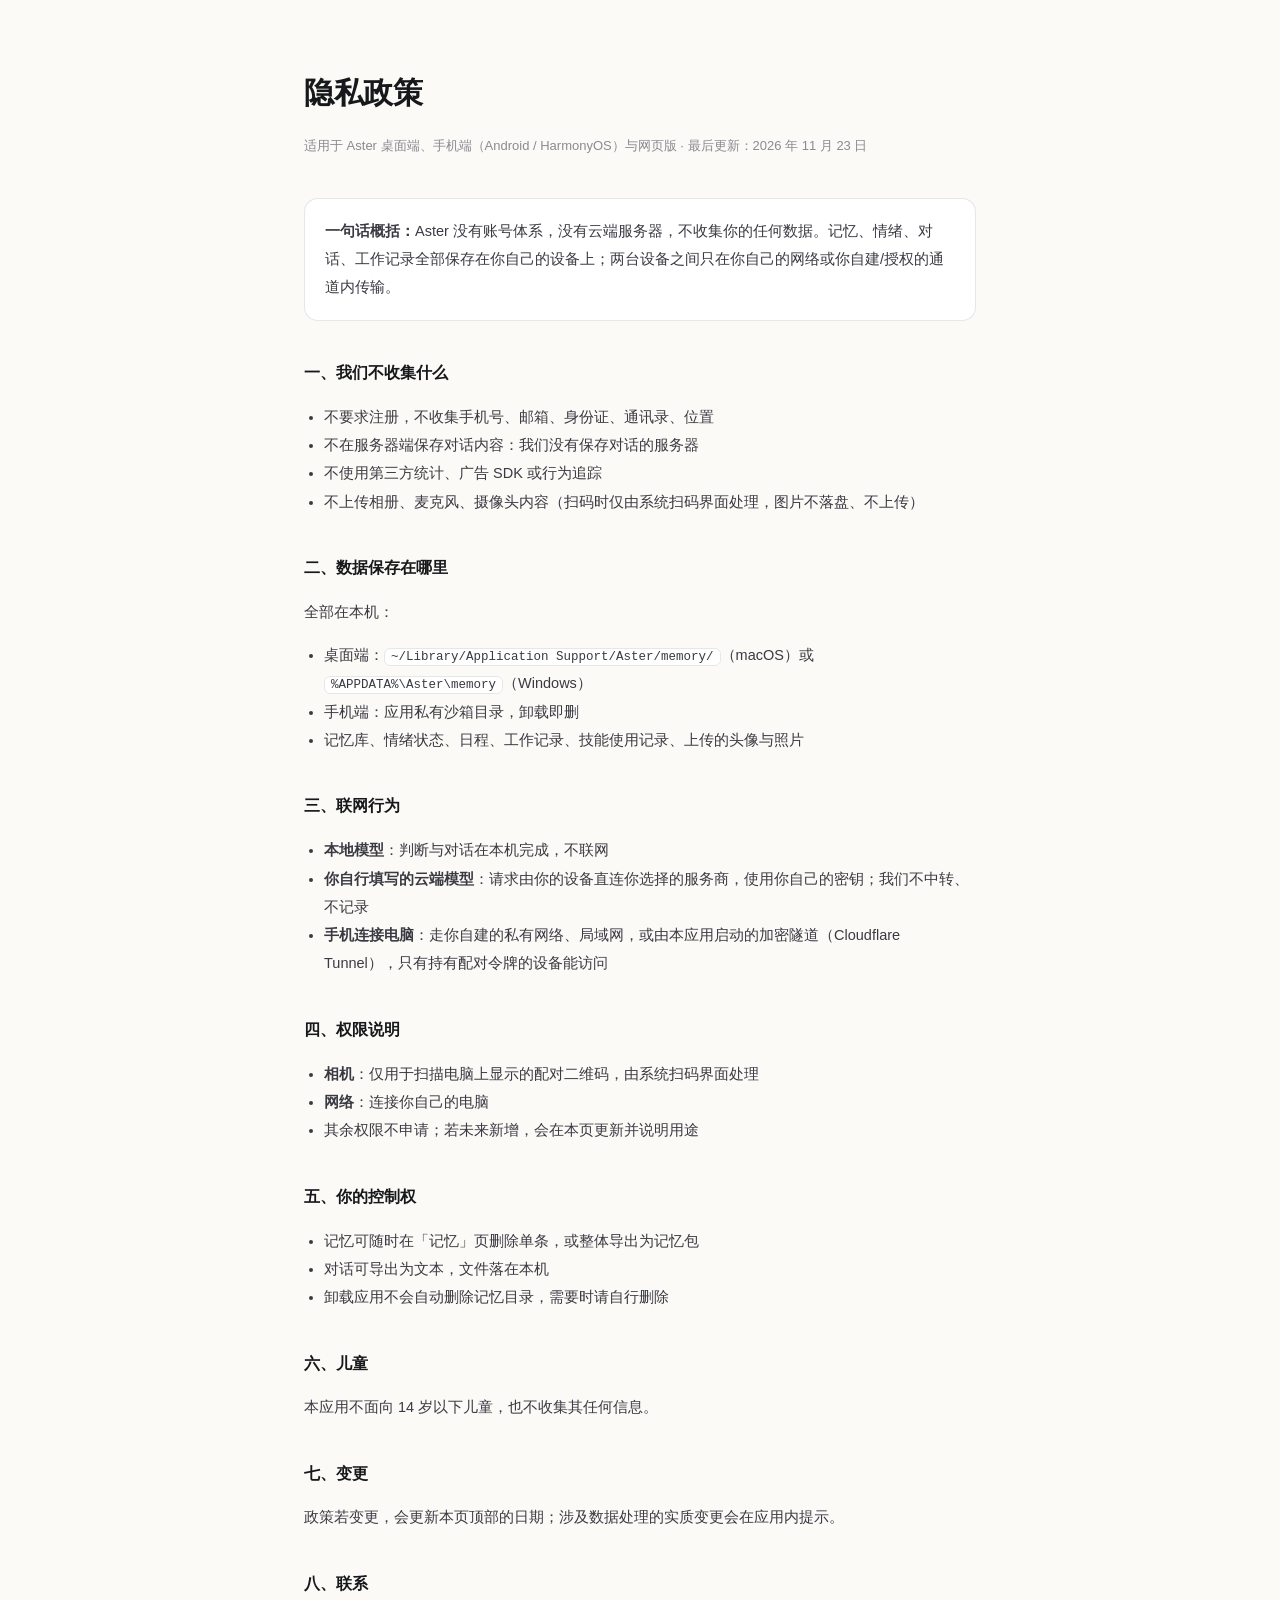
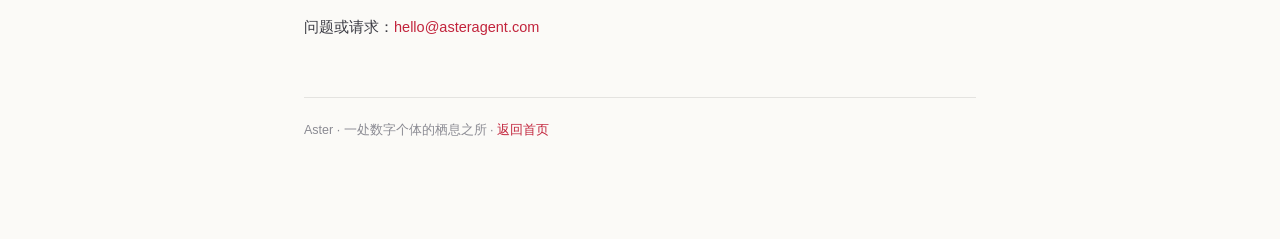
<file: privacy.html>
<!DOCTYPE html>
<html lang="zh-CN">
<head>
<meta charset="utf-8">
<meta name="viewport" content="width=device-width,initial-scale=1">
<title>隐私政策 · Aster</title>
<link rel="icon" href="shots3/aster-desk-wide.png">
<style>
  :root{--ink:#17181B;--ink2:#3A3A42;--dim:#8A8A92;--line:rgba(20,20,25,.10);--bg:#FBFAF7}
  *{box-sizing:border-box}
  body{margin:0;background:var(--bg);color:var(--ink);
    font:15px/1.95 -apple-system,"PingFang SC","Helvetica Neue",sans-serif;-webkit-font-smoothing:antialiased}
  .wrap{max-width:720px;margin:0 auto;padding:64px 24px 96px}
  h1{font-size:30px;margin:0 0 10px;letter-spacing:-.01em}
  .sub{color:var(--dim);font-size:13px;margin:0 0 40px}
  h2{font-size:16px;margin:36px 0 10px}
  p,li{color:var(--ink2);font-size:14.5px}
  ul{padding-left:20px}
  code{background:#fff;border:1px solid var(--line);border-radius:6px;padding:1px 6px;font-size:12.5px}
  .box{background:#fff;border:1px solid var(--line);border-radius:14px;padding:18px 20px;margin:18px 0}
  footer{margin-top:56px;padding-top:20px;border-top:1px solid var(--line);color:var(--dim);font-size:12.5px}
  a{color:#C2243C;text-decoration:none}
</style>
</head>
<body>
<div class="wrap">
  <h1>隐私政策</h1>
  <p class="sub">适用于 Aster 桌面端、手机端（Android / HarmonyOS）与网页版 · 最后更新：2026 年 11 月 23 日</p>

  <div class="box">
    <p style="margin:0"><b>一句话概括：</b>Aster 没有账号体系，没有云端服务器，不收集你的任何数据。记忆、情绪、对话、工作记录全部保存在你自己的设备上；两台设备之间只在你自己的网络或你自建/授权的通道内传输。</p>
  </div>

  <h2>一、我们不收集什么</h2>
  <ul>
    <li>不要求注册，不收集手机号、邮箱、身份证、通讯录、位置</li>
    <li>不在服务器端保存对话内容：我们没有保存对话的服务器</li>
    <li>不使用第三方统计、广告 SDK 或行为追踪</li>
    <li>不上传相册、麦克风、摄像头内容（扫码时仅由系统扫码界面处理，图片不落盘、不上传）</li>
  </ul>

  <h2>二、数据保存在哪里</h2>
  <p>全部在本机：</p>
  <ul>
    <li>桌面端：<code>~/Library/Application Support/Aster/memory/</code>（macOS）或 <code>%APPDATA%\Aster\memory</code>（Windows）</li>
    <li>手机端：应用私有沙箱目录，卸载即删</li>
    <li>记忆库、情绪状态、日程、工作记录、技能使用记录、上传的头像与照片</li>
  </ul>

  <h2>三、联网行为</h2>
  <ul>
    <li><b>本地模型</b>：判断与对话在本机完成，不联网</li>
    <li><b>你自行填写的云端模型</b>：请求由你的设备直连你选择的服务商，使用你自己的密钥；我们不中转、不记录</li>
    <li><b>手机连接电脑</b>：走你自建的私有网络、局域网，或由本应用启动的加密隧道（Cloudflare Tunnel），只有持有配对令牌的设备能访问</li>
  </ul>

  <h2>四、权限说明</h2>
  <ul>
    <li><b>相机</b>：仅用于扫描电脑上显示的配对二维码，由系统扫码界面处理</li>
    <li><b>网络</b>：连接你自己的电脑</li>
    <li>其余权限不申请；若未来新增，会在本页更新并说明用途</li>
  </ul>

  <h2>五、你的控制权</h2>
  <ul>
    <li>记忆可随时在「记忆」页删除单条，或整体导出为记忆包</li>
    <li>对话可导出为文本，文件落在本机</li>
    <li>卸载应用不会自动删除记忆目录，需要时请自行删除</li>
  </ul>

  <h2>六、儿童</h2>
  <p>本应用不面向 14 岁以下儿童，也不收集其任何信息。</p>

  <h2>七、变更</h2>
  <p>政策若变更，会更新本页顶部的日期；涉及数据处理的实质变更会在应用内提示。</p>

  <h2>八、联系</h2>
  <p>问题或请求：<a href="mailto:hello@asteragent.com">hello@asteragent.com</a></p>

  <footer>Aster · 一处数字个体的栖息之所 · <a href="/">返回首页</a></footer>
</div>
</body>
</html>
</file>
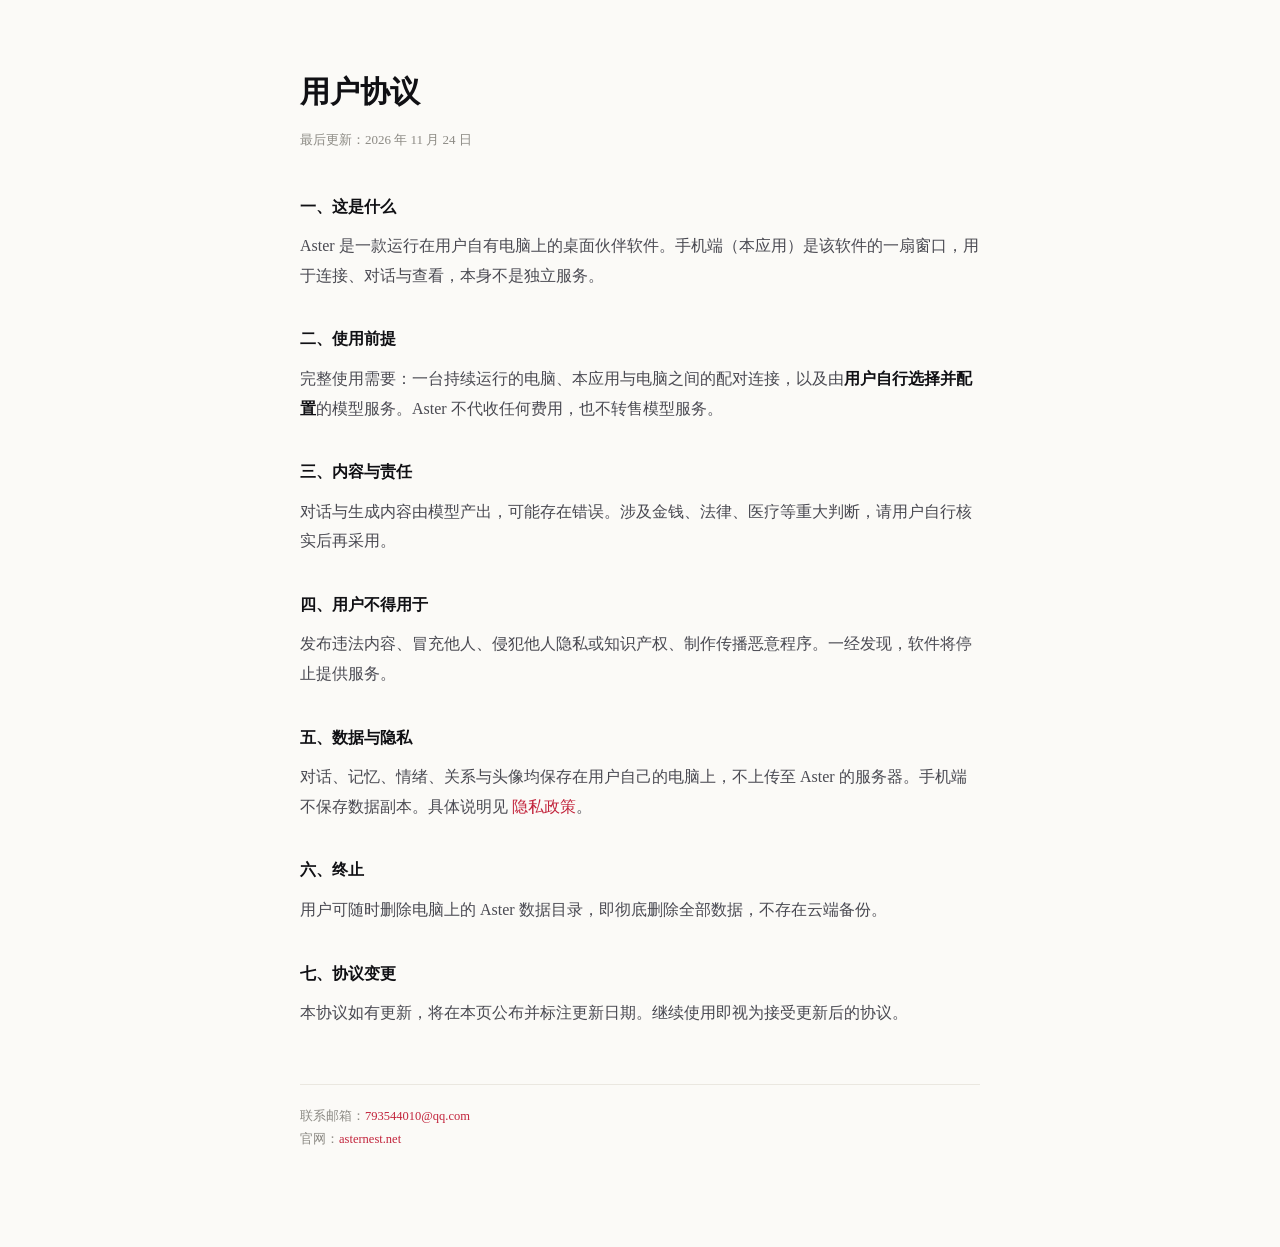
<file: terms.html>
<!doctype html>
<html lang="zh-CN">
<head>
<meta charset="utf-8">
<meta name="viewport" content="width=device-width,initial-scale=1">
<title>用户协议 · Aster</title>
<style>
:root{--ink:#101014;--ink2:#4a4a52;--dim:#8c8a84;--paper:#fbfaf7;--hair:#eae7e0;--pink:#c2243c}
*{box-sizing:border-box}
body{margin:0;background:var(--paper);color:var(--ink);
  font:16px/1.85 -apple-system,"PingFang SC","Songti SC",serif;padding:64px 24px 96px}
main{max-width:680px;margin:0 auto}
h1{font-size:30px;font-weight:600;margin:0 0 8px}
.sub{color:var(--dim);font-size:13px;margin-bottom:40px}
h2{font-size:16px;font-weight:600;margin:34px 0 10px}
p{color:var(--ink2);margin:0 0 12px}
b{color:var(--ink)}
.meta{margin-top:56px;padding-top:20px;border-top:1px solid var(--hair);color:var(--dim);font-size:12.5px}
a{color:var(--pink);text-decoration:none}
</style>
</head>
<body>
<main>
  <h1>用户协议</h1>
  <div class="sub">最后更新：2026 年 11 月 24 日</div>

  <h2>一、这是什么</h2>
  <p>Aster 是一款运行在用户自有电脑上的桌面伙伴软件。手机端（本应用）是该软件的一扇窗口，用于连接、对话与查看，本身不是独立服务。</p>

  <h2>二、使用前提</h2>
  <p>完整使用需要：一台持续运行的电脑、本应用与电脑之间的配对连接，以及由<b>用户自行选择并配置</b>的模型服务。Aster 不代收任何费用，也不转售模型服务。</p>

  <h2>三、内容与责任</h2>
  <p>对话与生成内容由模型产出，可能存在错误。涉及金钱、法律、医疗等重大判断，请用户自行核实后再采用。</p>

  <h2>四、用户不得用于</h2>
  <p>发布违法内容、冒充他人、侵犯他人隐私或知识产权、制作传播恶意程序。一经发现，软件将停止提供服务。</p>

  <h2>五、数据与隐私</h2>
  <p>对话、记忆、情绪、关系与头像均保存在用户自己的电脑上，不上传至 Aster 的服务器。手机端不保存数据副本。具体说明见 <a href="https://asternest.net/privacy.html">隐私政策</a>。</p>

  <h2>六、终止</h2>
  <p>用户可随时删除电脑上的 Aster 数据目录，即彻底删除全部数据，不存在云端备份。</p>

  <h2>七、协议变更</h2>
  <p>本协议如有更新，将在本页公布并标注更新日期。继续使用即视为接受更新后的协议。</p>

  <div class="meta">
    联系邮箱：<a href="mailto:793544010@qq.com">793544010@qq.com</a><br>
    官网：<a href="https://asternest.net">asternest.net</a>
  </div>
</main>
</body>
</html>
</file>
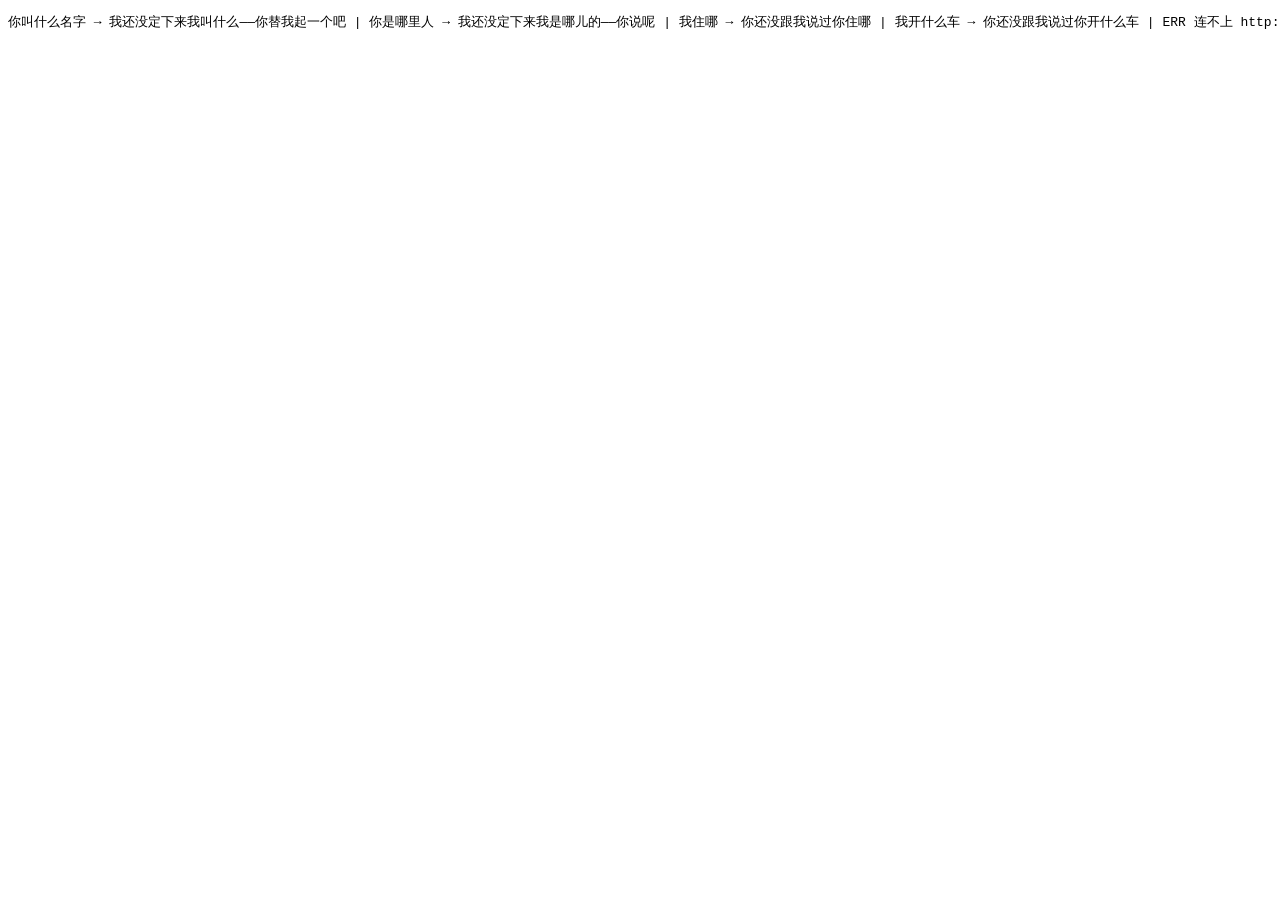
<file: app/webfresh.html>
<!doctype html><meta charset=utf-8><body><pre id=o>…</pre>
<script src="store.js"></script><script src="core.js"></script>
<script>
(async () => {
  const out = [];
  try {
    await Store.setKV('api', {base: 'http://127.0.0.1:8899/v1', model: 'mock', key: 'k'});
    for (const q of ['你叫什么名字','你是哪里人','我住哪','我开什么车','在吗']) {
      const r = await chat(q);
      out.push(q + ' → ' + r.reply);
    }
  } catch (e) { out.push('ERR ' + (e && e.message)); }
  document.getElementById('o').textContent = out.join(' | ');
})();
</script>
</file>
<file: app/styles.css>
:root{--pink:#e8173d;--ink:#f2f2f4;--muted:#9b9ba2;--line:rgba(255,255,255,.10)}
  *{box-sizing:border-box;-webkit-tap-highlight-color:transparent}
  html,body{height:100%;height:100dvh;margin:0;background:#0e0e10;color:var(--ink);
    font-family:-apple-system,'PingFang SC','Helvetica Neue',sans-serif}
  body{display:flex;flex-direction:column}
  header{display:flex;align-items:center;gap:10px;padding:calc(env(safe-area-inset-top) + 12px) 16px 10px;
    border-bottom:1px solid var(--line);background:rgba(14,14,16,.86);backdrop-filter:blur(14px);
    position:sticky;top:0;z-index:5}
  .presence{display:flex;align-items:center;gap:10px;padding:10px 16px;border-bottom:1px solid var(--line)}
  .presence .dot{width:38px;height:38px;border-radius:12px;object-fit:cover;cursor:pointer;
    box-shadow:0 0 14px rgba(232,23,61,.18);display:block}
  .presence b{font-size:13.5px;font-weight:500;color:var(--pink)}
  .presence span{font-size:11.5px;color:var(--muted)}
  .presence .right{margin-left:auto;font-size:11px;color:var(--muted)}
  .linkNote{position:absolute;left:16px;right:16px;bottom:-20px;font-size:10.5px;color:#9a9aa0}
  .presence{position:relative;margin-bottom:18px}
  header svg{width:20px;height:20px}
  header b{font-size:13px;letter-spacing:.28em;font-weight:500}
  header span{font-size:11px;color:var(--muted);margin-left:auto}
  #log{flex:1;min-height:0;overflow:auto;padding:14px 16px 8px;display:flex;flex-direction:column;gap:10px}
  .msg{max-width:82%;padding:10px 13px;border-radius:15px;font-size:14.5px;line-height:1.6;white-space:pre-wrap}
  .me{align-self:flex-end;background:rgba(255,255,255,.10)}
  .her{align-self:flex-start;background:rgba(232,23,61,.14);border:1px solid rgba(232,23,61,.22)}
  .sys{align-self:center;background:transparent;color:var(--muted);font-size:11.5px;border:0}
  footer{padding:8px 12px 8px;order:3;border-top:1px solid var(--line);
    display:flex;gap:10px;align-items:flex-end}
  #text{flex:1 1 auto;min-width:0;min-height:44px;max-height:120px;padding:11px 13px;border-radius:14px;border:1px solid var(--line);
    background:rgba(255,255,255,.05);color:var(--ink);font-size:16px;line-height:1.45;resize:none;outline:none}
  #send{flex:0 0 46px;width:46px;height:46px;border-radius:14px;border:0;background:var(--pink);color:#fff;
    display:grid;place-items:center;box-shadow:0 6px 18px rgba(232,23,61,.3)}
  nav{display:flex;gap:8px;padding:0 12px 8px}
  nav{display:grid;grid-template-columns:repeat(4,1fr);gap:8px;order:4;
    padding:8px 12px calc(env(safe-area-inset-bottom) + 8px)}
  nav button{display:flex;align-items:center;justify-content:center;gap:6px;
    padding:10px 0;border-radius:12px;border:1px solid var(--line);background:rgba(255,255,255,.03);
    color:var(--muted);font-size:12px}
  nav button svg{width:17px;height:17px}
  nav button.on{color:#fff;background:rgba(232,23,61,.55);border-color:transparent;
    box-shadow:0 6px 16px rgba(232,23,61,.28)}
  nav button.on{color:var(--pink);border-color:rgba(232,23,61,.4);background:rgba(232,23,61,.10)}
  .sheet{position:fixed;inset:0;background:#0c0c0e;padding:calc(env(safe-area-inset-top) + 18px) 18px 24px;
    display:none;flex-direction:column;gap:12px;overflow:auto;z-index:20}
  .sheet.on{display:flex}
  .sheet h2{margin:0 0 4px;font-size:15px;color:var(--pink);font-weight:600}
  .sheet label{font-size:12px;color:var(--muted)}
  .sheet input,.sheet textarea,.sheet select{width:100%;padding:11px 12px;border-radius:12px;
    border:1px solid var(--line);background:rgba(255,255,255,.05);color:var(--ink);font-size:14px}
  .sheet .btns{display:flex;gap:10px;margin-top:6px}
  .sheet .btns button{flex:1;padding:12px 0;border-radius:12px;border:1px solid rgba(232,23,61,.4);
    background:rgba(232,23,61,.12);color:#ffd7e5;font-size:14px}
  .sheet .btns button.ghost{background:rgba(255,255,255,.06);color:var(--ink);border-color:var(--line)}
  .hint{font-size:11.5px;color:var(--muted);line-height:1.7}
  .mem{padding:9px 11px;border-radius:11px;background:rgba(255,255,255,.04);border:1px solid var(--line);
    font-size:12.5px;line-height:1.6}
  .mem em{font-style:normal;color:var(--muted);font-size:11px;margin-right:6px}

  #splash{position:fixed;inset:0;z-index:95;background:#0c0c0e;display:grid;place-items:center;
    transition:opacity .55s ease}
  #splash.out{opacity:0;pointer-events:none}
  #splash canvas{position:absolute;inset:0;width:100%;height:100%}
  #splash .mark{position:relative;text-align:center}
  #splash svg{width:56px;height:56px;filter:drop-shadow(0 0 22px rgba(232,23,61,.55));
    animation:pop .9s ease both}
  #splash p{margin:16px 0 0;font-size:12px;letter-spacing:.22em;color:#8f8f97;
    animation:fadeIn .8s ease .5s both}
  @keyframes pop{from{transform:scale(.72);opacity:0}to{transform:scale(1);opacity:1}}
  @keyframes fadeIn{from{opacity:0}to{opacity:1}}
  @media (prefers-reduced-motion: reduce){#splash svg,#splash p{animation:none}}
  #chips{display:flex;gap:8px;padding:8px 12px 0;overflow:auto;order:2}
  #chips button{flex:0 0 auto;padding:7px 13px;border-radius:999px;border:1px solid rgba(232,23,61,.28);
    background:rgba(232,23,61,.08);color:#ffb9c6;font-size:12px}
  .msg{position:relative}


  #letter{position:fixed;inset:0;z-index:45;background:#0c0c0e;display:flex;align-items:center;
    justify-content:center;padding:24px 18px calc(env(safe-area-inset-bottom) + 24px);overflow:auto}
  #letter.hide{display:none}
  #letter .letterHelix{width:150px;height:48px;margin:0 auto 14px;display:block}
  #letter .card{max-width:520px;width:100%;background:rgba(255,255,255,.045);
    border:1px solid rgba(255,255,255,.10);border-radius:18px;padding:26px 22px}
  #letter h1{margin:0 0 18px;font-size:15px;color:var(--pink);font-weight:600;letter-spacing:.02em}
  #letter p{margin:0 0 12px;font-size:13.5px;line-height:1.95;color:#e9e9ec}
  #letter .dim{color:#a2a2aa;font-size:12.5px}
  #letter .go{margin-top:20px;width:100%;padding:13px 0;border-radius:13px;border:1px solid rgba(232,23,61,.45);
    background:rgba(232,23,61,.14);color:#ffd7e5;font-size:14px}
  #letter .slogan{margin-top:16px;font-size:11.5px;color:#8f8f97;letter-spacing:.14em;text-align:center}
  .wk{display:flex;align-items:flex-start;gap:9px;padding:10px 11px;border-radius:11px;
    background:rgba(255,255,255,.04);border:1px solid var(--line);font-size:13px;line-height:1.6}
  .wk input{width:18px;height:18px;margin-top:2px;accent-color:var(--pink)}
  .wk.done span{color:var(--muted);text-decoration:line-through}
  .seg{display:flex;gap:8px}
  .seg button{flex:1;padding:9px 0;border-radius:11px;border:1px solid var(--line);
    background:rgba(255,255,255,.04);color:var(--muted);font-size:13px}
  .seg button.on{color:#fff;background:rgba(232,23,61,.55);border-color:transparent}
  .chips-line{display:flex;gap:8px;flex-wrap:wrap}
  .chips-line button{padding:6px 12px;border-radius:999px;border:1px solid rgba(232,23,61,.25);
    background:rgba(232,23,61,.07);color:#ffb9c6;font-size:12px}
  .chips-line button.on{background:rgba(232,23,61,.5);color:#fff;border-color:transparent}
  .bill{display:flex;align-items:center;gap:10px;padding:10px 12px;border-radius:11px;
    background:rgba(255,255,255,.04);border:1px solid var(--line);font-size:13px}
  .bill b{margin-left:auto;color:var(--pink);font-weight:600}
  .bill em{font-style:normal;color:var(--muted);font-size:11px}
  .bill .x{color:var(--muted);font-size:15px;padding:0 2px}
  #mic{flex:0 0 44px;width:44px;height:44px;border-radius:var(--r-14);
    border:1px solid var(--line);background:var(--card);color:var(--ink-2);
    display:grid;place-items:center;padding:0}
  #mic svg{width:20px;height:20px}
  #mic.on{background:var(--pink);color:#fff;border-color:transparent;animation:pulse 1.1s ease-in-out infinite}
  /* 发文件：和话筒同一套形状，别再出现白方块 */
  #docBtn{flex:0 0 46px;width:46px;height:46px;border-radius:14px;
    border:1px solid rgba(255,255,255,.14);background:rgba(255,255,255,.06);
    color:#d8d8e0;display:grid;place-items:center;padding:0}
  #docBtn:active{transform:scale(.96)}
  html.light #docBtn{background:rgba(20,20,25,.05);border-color:rgba(20,20,25,.12);color:#3a3a42}
  @keyframes pulse{50%{box-shadow:0 0 0 8px rgba(232,23,61,.16)}}

  /* ===== 白底 ===== */
  html.light body{background:#f6f5f3;color:#1b1b1e}
  html.light header{background:rgba(246,245,243,.9);border-color:rgba(20,20,25,.08)}
  html.light header b{color:#1b1b1e}
  html.light .presence{border-color:rgba(20,20,25,.08)}
  html.light .presence span,html.light .presence .right{color:#7a7a80}
  html.light .msg.me{background:#eeecee;color:#1b1b1e}
  html.light .msg.her{background:#fff;border-color:rgba(232,23,61,.14);color:#1b1b1e}
  html.light .msg.sys{color:#8a8a90}
  html.light #text{background:#fff;border-color:rgba(20,20,25,.12);color:#1b1b1e}
  html.light #mic{background:rgba(232,23,61,.08)}
  html.light nav button{background:#fff;color:#7a7a80;border-color:rgba(20,20,25,.08)}
  html.light nav button.on{background:#e8173d;color:#fff}
  html.light #chips button{background:rgba(232,23,61,.07);color:#c8143a}
  html.light .sheet{background:#f7f6f4;color:#1b1b1e}
  html.light .sheet input{background:#fff;border-color:rgba(20,20,25,.12);color:#1b1b1e}
  html.light .mem,html.light .wk,html.light .bill{background:#fff;border-color:rgba(20,20,25,.08)}
  html.light .hint{color:#8a8a90}
  html.light .seg button{background:#fff;color:#7a7a80;border-color:rgba(20,20,25,.08)}
  html.light .seg button.on{background:#e8173d;color:#fff}
  html.light .sheet .btns button{background:#e8173d;color:#fff;border-color:transparent}
  html.light .sheet .btns button.ghost{background:#fff;color:#1b1b1e;border-color:rgba(20,20,25,.12)}
  html.light #workAdd,html.light #billAdd{color:#fff!important}
  html.light .chips-line button{background:#fff;color:#b81236;border-color:rgba(232,23,61,.22)}
  html.light .chips-line button.on{background:#e8173d;color:#fff;border-color:transparent}
  html.light #chips button{background:#fff;color:#b81236;border-color:rgba(232,23,61,.22)}
  html.light #letter,html.light #splash{background:#fbfaf8}
  html.light #letter .card{background:#fff;border-color:rgba(20,20,25,.08)}
  html.light #letter p{color:#2c2c30}
  html.light #letter .dim{color:#8a8a90}
  html.light #letter .slogan{color:#8a8a90}
  html.light #letter .go{background:transparent;color:#e8173d;border:0}
  .calHead{display:flex;align-items:center;justify-content:space-between;font-size:13px;color:#7a7a80}
  .calHead button{width:34px;height:34px;border-radius:10px;border:1px solid rgba(232,23,61,.25);
    background:rgba(232,23,61,.06);color:#c8143a;font-size:15px}
  .calGrid{display:grid;grid-template-columns:repeat(7,1fr);gap:6px}
  .calCell{aspect-ratio:1;border-radius:10px;display:grid;place-items:center;font-size:12.5px;
    background:rgba(255,255,255,.05);border:1px solid rgba(255,255,255,.10);color:#e8e8ec;
    position:relative;cursor:pointer}
  html.light .calCell{background:#fff;border-color:rgba(20,20,25,.06);color:#3c3c42}
  .calCell.mute{opacity:.35}
  .calCell.today{border-color:rgba(232,23,61,.45)}
  .calCell.sel{background:#e8173d;color:#fff;border-color:transparent}
  .calCell .dot{position:absolute;bottom:5px;width:4px;height:4px;border-radius:50%;background:#e8173d}
  .calCell.sel .dot{background:#fff}
  /* 初识问卷 */
  #obM{position:fixed;inset:0;z-index:60;background:#0c0c0e;display:flex;align-items:center;
    justify-content:center;padding:24px 18px 96px}
  html.light #obM{background:#fbfaf8}
  #obM.hide{display:none}
  #obM .box{width:100%;max-width:460px;background:rgba(255,255,255,.045);border:1px solid rgba(255,255,255,.10);
    border-radius:18px;padding:26px 22px}
  html.light #obM .box{background:#fff;border-color:rgba(20,20,25,.08);box-shadow:0 12px 34px rgba(20,20,25,.06)}
  #obM .step{font-size:11px;color:#8f8f97;letter-spacing:.16em}
  #obM h2{margin:8px 0 16px;font-size:18px;color:var(--pink)}
  #obM input{width:100%;padding:12px 13px;border-radius:12px;border:1px solid rgba(255,255,255,.14);
    background:rgba(255,255,255,.05);color:inherit;font-size:15px}
  html.light #obM input{background:#fff;border-color:rgba(20,20,25,.12)}
  #obM .opt{padding:12px 14px;border-radius:12px;border:1px solid rgba(255,255,255,.14);
    margin-bottom:10px;font-size:14px;cursor:pointer}
  #obM .opt.sel{border-color:rgba(232,23,61,.5);background:rgba(232,23,61,.10)}
  #obM .go{margin-top:18px;width:100%;padding:13px 0;border-radius:12px;border:0;background:var(--pink);color:#fff;font-size:14px}
  #obM .skip{margin-top:12px;width:100%;background:transparent;border:0;color:#8f8f97;font-size:12px}
  .obOuter{width:100%;max-width:460px;display:flex;flex-direction:column;align-items:center;position:relative}
  .obMark{position:static;margin:0 0 30px;transform:none}
  #obLogo{width:88px;height:30px;display:block;touch-action:manipulation}
  .obMark{filter:drop-shadow(0 8px 22px rgba(232,23,61,.18))}
  #obM .box{max-width:none;width:100%}
  #hero{padding:18px 16px 6px;display:flex;flex-direction:column;align-items:center;gap:10px}
  #hero.hide{display:none}
  #heroAvatar{width:64px;height:64px;border-radius:20px;object-fit:cover;
    box-shadow:0 8px 24px rgba(232,23,61,.18)}
  .heroHi{font-size:19px;font-weight:600;margin-top:6px}
  .heroSub{font-size:12.5px;color:var(--muted);margin-bottom:6px}
  html.light .heroSub{color:#8a8a90}
  .heroCards{display:grid;grid-template-columns:repeat(3,1fr);gap:10px;width:100%;margin-top:8px}
  .heroCards button{display:flex;flex-direction:column;gap:4px;padding:14px 10px;border-radius:16px;
    border:1px solid rgba(232,23,61,.16);background:#fff;text-align:left;cursor:pointer}
  html.light .heroCards button{background:#fff;border-color:rgba(232,23,61,.14);
    box-shadow:0 4px 14px rgba(20,20,25,.04)}
  .heroCards b{font-size:13.5px;color:var(--pink);font-weight:600}
  .heroCards span{font-size:11.5px;color:#8a8a90}
  /* 页面切换 */
  .pg{display:none;flex:1;min-height:0;flex-direction:column}
  .pg.on{display:flex}

  /* 首页 */
  #homeTop{display:flex;align-items:center;justify-content:space-between;padding:calc(env(safe-area-inset-top) + 12px) 16px 8px}
  #homeTop .ic{width:38px;height:38px;border-radius:12px;display:grid;place-items:center;
    border:1px solid var(--line);background:#fff}
  #homeTop .ic svg{width:19px;height:19px;stroke:#1b1b1e}
  .acctCard{margin:6px 16px 0;padding:16px;border-radius:20px;background:#fff;
    border:1px solid rgba(20,20,25,.06);box-shadow:0 8px 24px rgba(20,20,25,.05)}
  .acctTop{display:flex;align-items:center;gap:12px}
  .acctTop img{width:52px;height:52px;border-radius:16px;object-fit:cover}
  .acctTop b{font-size:16px}
  .acctTop span{display:block;font-size:11.5px;color:#8a8a90;margin-top:2px}
  .acctTools{display:grid;grid-template-columns:repeat(4,1fr);gap:8px;margin-top:16px}
  .acctTools button{display:flex;flex-direction:column;align-items:center;gap:6px;
    border:0;background:transparent;padding:6px 0;cursor:pointer}
  .acctTools svg{width:22px;height:22px;stroke:#1b1b1e;fill:none;stroke-width:1.6}
  .acctTools span{font-size:11.5px;color:#4a4a50}
  .recentHead{display:flex;align-items:center;justify-content:space-between;padding:20px 20px 8px}
  .recentHead b{font-size:15px}
  .recentHead button{border:1px solid var(--line);background:#fff;border-radius:999px;
    padding:5px 12px;font-size:11.5px;color:#4a4a50}
  #recentList{flex:1;overflow:auto;padding:0 16px 90px}
  .recDay{font-size:11.5px;color:#8a8a90;margin:14px 4px 6px}
  .recItem{display:flex;align-items:center;gap:10px;padding:14px 14px;border-radius:16px;
    background:#fff;border:1px solid rgba(20,20,25,.06);margin-bottom:8px;cursor:pointer}
  .recItem b{font-size:13.5px;font-weight:500;flex:1;overflow:hidden;text-overflow:ellipsis;white-space:nowrap}
  .recItem span{font-size:11px;color:#8a8a90}
  #newChat{position:fixed;left:50%;transform:translateX(-50%);
    bottom:calc(env(safe-area-inset-bottom) + 74px);padding:13px 26px;border-radius:999px;
    border:1px solid rgba(232,23,61,.25);background:#fff;color:#c8143a;font-size:14px;
    display:flex;align-items:center;gap:8px;box-shadow:0 10px 26px rgba(232,23,61,.16)}

  /* 抽屉 */
  #drawer{position:fixed;inset:0;z-index:70}
  #drawer.hide{display:none}
  .drawerBox{position:absolute;left:0;top:0;bottom:0;width:74%;max-width:320px;background:#121214;color:#f2f2f4;
    padding:calc(env(safe-area-inset-top) + 24px) 18px;display:flex;flex-direction:column;gap:4px;
    transform:translateX(0)}
  @keyframes slideIn{from{transform:translateX(-100%)}to{transform:translateX(0)}}
  html.light .drawerBox{background:#f7f6f4;color:#1b1b1e}
  .drawerBox button{border:0;background:transparent;text-align:left;padding:14px 10px;
    border-radius:12px;font-size:15px;color:inherit}
  .drawerBox button:hover{background:rgba(232,23,61,.06)}
  .drawerHead{display:flex;align-items:center;gap:12px;padding:0 10px 18px;border-bottom:1px solid var(--line);margin-bottom:10px}
  .drawerHead img{width:46px;height:46px;border-radius:14px;object-fit:cover}
  .drawerHead b{font-size:14px}
  .drawerHead span{display:block;font-size:11px;color:#8a8a90}
  .drawerMask{position:absolute;inset:0;background:rgba(10,10,12,.34)}
  .drawerBox{z-index:2}
  .toolPanel{display:grid;grid-template-columns:repeat(4,1fr);gap:4px 0;margin-top:4px;
    padding:10px 4px;background:rgba(255,255,255,.05);border:1px solid rgba(255,255,255,.09);border-radius:18px}
  html.light .toolPanel{background:#fff;border-color:rgba(20,20,25,.07);box-shadow:0 6px 18px rgba(20,20,25,.04)}
  .toolPanel button{display:flex;flex-direction:column;align-items:center;gap:7px;padding:13px 0;
    border:0;background:transparent;color:inherit}
  .toolPanel svg{width:22px;height:22px;fill:none;stroke:currentColor;stroke-width:1.6;
    stroke-linecap:round;stroke-linejoin:round;opacity:.85}
  .toolPanel span{font-size:11px;opacity:.72}
  .feed{margin-top:14px;background:rgba(255,255,255,.04);border:1px solid rgba(255,255,255,.08);
    border-radius:16px;padding:6px 4px;display:none}
  html.light .feed{background:#fff;border-color:rgba(20,20,25,.07)}
  .feed.on{display:block}
  .feed .ft{font-size:11px;opacity:.5;padding:8px 12px 4px}
  .feed button{display:flex;align-items:center;gap:10px;width:100%;border:0;background:transparent;
    padding:10px 12px;color:inherit;text-align:left;font-size:12.5px;border-radius:10px}
  .feed button:active{background:rgba(232,23,61,.08)}
  .feed .dot{width:5px;height:5px;border-radius:50%;background:var(--pink);flex:0 0 5px}
  .feed .more{font-size:11px;opacity:.55;justify-content:flex-end}
  body.view-home #chips,body.view-home footer{display:none}
  body.view-home #recentList{padding-bottom:24px}
  #paneWork{flex-direction:column;gap:10px}
  #paneWork .items,#paneCal .items{display:flex;flex-direction:column;gap:8px}
  .banner{display:flex;align-items:center;gap:8px;justify-content:center;flex-wrap:wrap;
    padding:7px 14px;font-size:12.5px;line-height:1.6;background:rgba(232,23,61,.10);
    color:#ffb3c1;border-bottom:1px solid rgba(232,23,61,.18)}
  html.light .banner{background:#fdeef1;color:#a8102c;border-bottom-color:rgba(232,23,61,.12)}
  .banner[hidden]{display:none}
  .banner button{border:1px solid currentColor;background:transparent;color:inherit;
    border-radius:999px;padding:3px 10px;font-size:11.5px}
  .banner .off{background:rgba(232,23,61,.16)}

  /* 输入区：上一行输入+发送，下一排图标，不挤 */
  footer{padding:8px 12px 10px;display:block}
  .composer{display:flex;gap:8px;align-items:flex-end}
  .composer textarea{flex:1;min-width:0;width:auto}
  .toolRow{display:flex;align-items:center;gap:26px;padding:6px 6px 0;}
  .toolRow button{width:26px;height:26px;border:0;background:transparent;color:#8b8b94;
    display:grid;place-items:center;padding:0}
  .toolRow button:active{color:var(--pink)}
  .toolRow button svg{width:23px;height:23px}
  html.light .toolRow button{color:#8a8a92}

  /* 页面顶部返回：左上角一个箭头，别让人往下找 */
  .sheetTop{position:sticky;top:0;z-index:3;display:flex;align-items:center;gap:8px;
    padding:6px 0 10px;margin-bottom:6px;background:inherit}
  .sheetTop .backBtn{width:34px;height:34px;border-radius:11px;border:1px solid var(--line);
    background:rgba(255,255,255,.06);color:inherit;display:grid;place-items:center;padding:0}
  .sheetTop b{font-size:16px;font-weight:600}

  /* ===== 规范变量（改界面只动这里） ===== */
  :root{
    --s1:4px; --s2:8px; --s3:12px; --s4:16px; --s6:24px;
    --r-14:14px; --r-22:22px;
    --t-title:20px; --t-block:15px; --t-body:15px; --t-hint:12.5px;
    --line:rgba(255,255,255,.08);
    --bg:#0E0E11; --card:#141417;
    --ink-1:#F2F2F4; --ink-2:#8E8E96; --ink-3:#5A5A62;
  }

  /* 卡片与弹层按规范收口 */
  .sheet{border-radius:0}   /* 全屏页不要顶部圆角，会露出底色 */
  .card, .msg, .sheet{border-color:var(--line)}
  .toolRow button svg{stroke-width:1.8}
  h2{font-size:var(--t-block);letter-spacing:0}
  .hint{font-size:var(--t-hint);line-height:1.6;color:var(--ink-2)}

  /* ===== 规范版重排：只动观感，不动结构 ===== */
  body{background:var(--bg);color:var(--ink-1)}
  header{background:transparent;border-bottom:1px solid var(--line)}
  header .title,header b{font-size:16px;font-weight:600;letter-spacing:0}

  /* 消息：去掉硬边，靠留白和色差分层 */
  .msg{border:0;background:var(--card);border-radius:var(--r-22);padding:10px 14px;
       font-size:var(--t-body);line-height:1.6;max-width:78%}
  .msg.me{background:rgba(232,23,61,.12);color:#fff}
  .msg.sys{background:transparent;color:var(--ink-3);font-size:var(--t-hint);padding:2px 4px}
  #log{gap:var(--s2);padding:var(--s3) var(--s4)}

  /* 输入区：一条输入 + 一排图标，呼吸留够 */
  footer{border-top:1px solid var(--line);background:rgba(14,14,17,.92);backdrop-filter:blur(12px)}
  .composer{gap:var(--s2)}
  .composer textarea{flex:1;min-width:0;width:auto;background:var(--card);border:1px solid var(--line);border-radius:var(--r-14);
    padding:12px 14px;font-size:var(--t-body);color:var(--ink-1)}
  #send{width:44px;height:44px;flex:0 0 44px;border-radius:var(--r-14);
    background:#e8173d!important;color:#fff;border:0;display:grid;place-items:center}
  .toolRow{gap:var(--s6);padding:10px var(--s2) 2px}
  .toolRow button{color:var(--ink-2);width:26px;height:26px}
  .toolRow button:active{color:var(--pink)}

  /* 页面：统一留白，标题层级清楚 */
  .sheet{padding:var(--s4) var(--s4) var(--s6);background:var(--bg)}
  .sheet h2{margin:var(--s6) 0 var(--s2);font-size:var(--t-block);color:var(--ink-1);letter-spacing:0}
  .sheet h2:first-of-type{margin-top:var(--s2)}
  .sheet h2:first-of-type{margin-top:var(--s2)}
  .hint{color:var(--ink-2);font-size:var(--t-hint);line-height:1.65}

  /* 输入框、按钮：同一套形状 */
  input,select,textarea{background:var(--card);border:1px solid var(--line);border-radius:var(--r-14);
    padding:12px 14px;font-size:var(--t-body);color:var(--ink-1)}
  input::placeholder,textarea::placeholder{color:var(--ink-3)}
  .btns{gap:var(--s3);margin:var(--s3) 0}
  .btns button{border-radius:var(--r-14);padding:12px 16px;font-size:var(--t-body)}
  button.ghost{background:transparent;border:1px solid var(--line);color:var(--ink-2)}
  .chips-line{gap:var(--s2);margin:var(--s2) 0}
  .chips-line button{border-radius:var(--r-14);padding:8px 14px;font-size:13px;
    background:transparent;border:1px solid var(--line);color:var(--ink-2)}
  .chips-line button.on{background:rgba(232,23,61,.16);border-color:rgba(232,23,61,.5);color:#fff}

  /* 分段（清单/账单/日历）：一个圆角胶囊，不用三个大块 */
  .seg{background:var(--card);border:1px solid var(--line);border-radius:var(--r-14);padding:4px;gap:4px}
  .seg button{background:transparent;border:0;border-radius:calc(var(--r-14) - 4px);color:var(--ink-2);
    padding:9px 0;font-size:14px}
  .seg button.on{background:rgba(232,23,61,.18);color:#fff}

  /* 长按输入框 → 变「按住说话」 */
  #voiceBar{display:none;flex:1;align-items:center;justify-content:center;gap:8px;
    height:44px;border-radius:var(--r-14);border:1px solid var(--line);background:var(--card);
    color:var(--ink-2);font-size:14px}
  #voiceBar.on{display:flex}
  #voiceBar.rec{background:rgba(232,23,61,.16);border-color:rgba(232,23,61,.5);color:#fff}
  #kbBtn{display:none;flex:0 0 44px;width:44px;height:44px;border-radius:var(--r-14);
    border:1px solid var(--line);background:var(--card);color:var(--ink-2);
    place-items:center;padding:0}
  #kbBtn.on{display:grid}
  body.voiceMode #text{display:none}


/* 2026-11-12 夜：开场页右上角：音乐 + 语言 */
.topTools{position:fixed;right:14px;top:14px;z-index:60;display:flex;gap:8px}
.topTools button{background:rgba(255,255,255,.06);border:1px solid rgba(255,255,255,.14);
  color:#c9c9cf;border-radius:999px;height:28px;padding:0 12px;font-size:12px;line-height:1}
.topTools button.off{opacity:.45}
</file>
